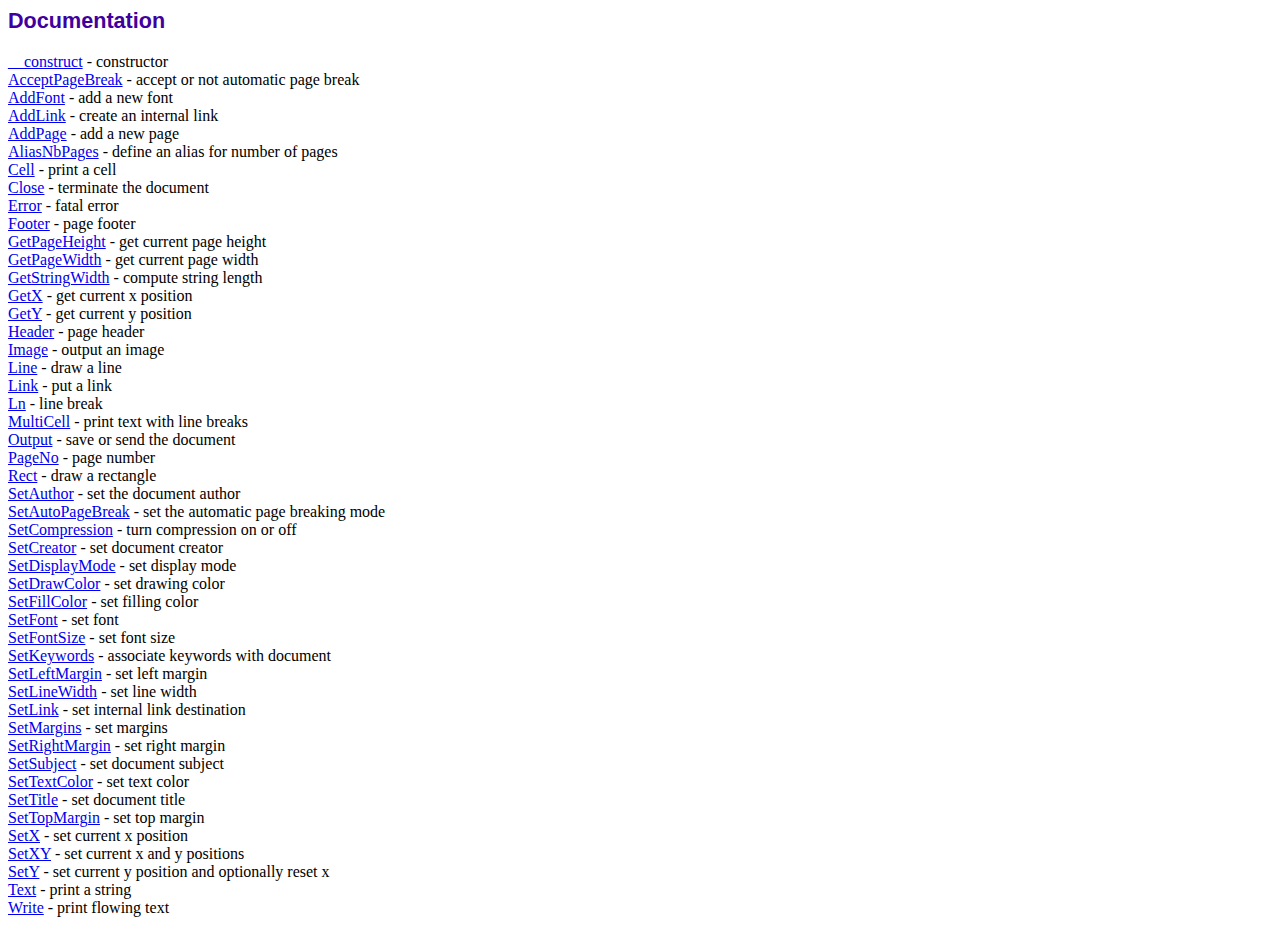
<file: assets/fpdf/doc/index.htm>
<!DOCTYPE html PUBLIC "-//W3C//DTD HTML 4.01 Transitional//EN">
<html>
<head>
<meta http-equiv="Content-Type" content="text/html; charset=UTF-8">
<title>Documentation</title>
<link type="text/css" rel="stylesheet" href="../fpdf.css">
</head>
<body>
<h1>Documentation</h1>
<a href="__construct.htm">__construct</a> - constructor<br>
<a href="acceptpagebreak.htm">AcceptPageBreak</a> - accept or not automatic page break<br>
<a href="addfont.htm">AddFont</a> - add a new font<br>
<a href="addlink.htm">AddLink</a> - create an internal link<br>
<a href="addpage.htm">AddPage</a> - add a new page<br>
<a href="aliasnbpages.htm">AliasNbPages</a> - define an alias for number of pages<br>
<a href="cell.htm">Cell</a> - print a cell<br>
<a href="close.htm">Close</a> - terminate the document<br>
<a href="error.htm">Error</a> - fatal error<br>
<a href="footer.htm">Footer</a> - page footer<br>
<a href="getpageheight.htm">GetPageHeight</a> - get current page height<br>
<a href="getpagewidth.htm">GetPageWidth</a> - get current page width<br>
<a href="getstringwidth.htm">GetStringWidth</a> - compute string length<br>
<a href="getx.htm">GetX</a> - get current x position<br>
<a href="gety.htm">GetY</a> - get current y position<br>
<a href="header.htm">Header</a> - page header<br>
<a href="image.htm">Image</a> - output an image<br>
<a href="line.htm">Line</a> - draw a line<br>
<a href="link.htm">Link</a> - put a link<br>
<a href="ln.htm">Ln</a> - line break<br>
<a href="multicell.htm">MultiCell</a> - print text with line breaks<br>
<a href="output.htm">Output</a> - save or send the document<br>
<a href="pageno.htm">PageNo</a> - page number<br>
<a href="rect.htm">Rect</a> - draw a rectangle<br>
<a href="setauthor.htm">SetAuthor</a> - set the document author<br>
<a href="setautopagebreak.htm">SetAutoPageBreak</a> - set the automatic page breaking mode<br>
<a href="setcompression.htm">SetCompression</a> - turn compression on or off<br>
<a href="setcreator.htm">SetCreator</a> - set document creator<br>
<a href="setdisplaymode.htm">SetDisplayMode</a> - set display mode<br>
<a href="setdrawcolor.htm">SetDrawColor</a> - set drawing color<br>
<a href="setfillcolor.htm">SetFillColor</a> - set filling color<br>
<a href="setfont.htm">SetFont</a> - set font<br>
<a href="setfontsize.htm">SetFontSize</a> - set font size<br>
<a href="setkeywords.htm">SetKeywords</a> - associate keywords with document<br>
<a href="setleftmargin.htm">SetLeftMargin</a> - set left margin<br>
<a href="setlinewidth.htm">SetLineWidth</a> - set line width<br>
<a href="setlink.htm">SetLink</a> - set internal link destination<br>
<a href="setmargins.htm">SetMargins</a> - set margins<br>
<a href="setrightmargin.htm">SetRightMargin</a> - set right margin<br>
<a href="setsubject.htm">SetSubject</a> - set document subject<br>
<a href="settextcolor.htm">SetTextColor</a> - set text color<br>
<a href="settitle.htm">SetTitle</a> - set document title<br>
<a href="settopmargin.htm">SetTopMargin</a> - set top margin<br>
<a href="setx.htm">SetX</a> - set current x position<br>
<a href="setxy.htm">SetXY</a> - set current x and y positions<br>
<a href="sety.htm">SetY</a> - set current y position and optionally reset x<br>
<a href="text.htm">Text</a> - print a string<br>
<a href="write.htm">Write</a> - print flowing text<br>
</body>
</html>
</file>
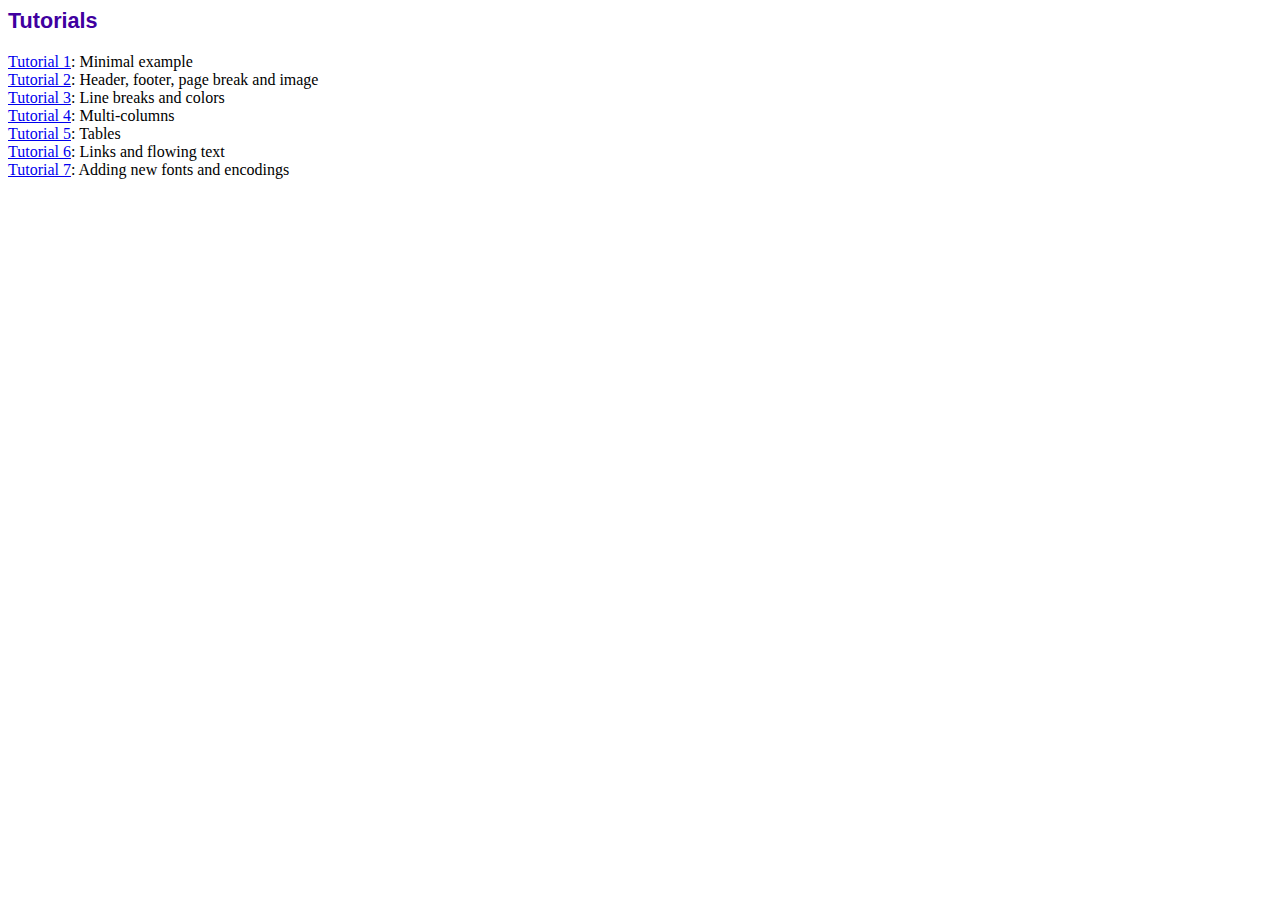
<file: assets/fpdf/tutorial/index.htm>
<!DOCTYPE html PUBLIC "-//W3C//DTD HTML 4.01 Transitional//EN">
<html>
<head>
<meta http-equiv="Content-Type" content="text/html; charset=UTF-8">
<title>Tutorials</title>
<link type="text/css" rel="stylesheet" href="../fpdf.css">
</head>
<body>
<h1>Tutorials</h1>
<ul style="list-style-type:none; margin-left:0; padding-left:0">
<li><a href="tuto1.htm">Tutorial 1</a>: Minimal example</li>
<li><a href="tuto2.htm">Tutorial 2</a>: Header, footer, page break and image</li>
<li><a href="tuto3.htm">Tutorial 3</a>: Line breaks and colors</li>
<li><a href="tuto4.htm">Tutorial 4</a>: Multi-columns</li>
<li><a href="tuto5.htm">Tutorial 5</a>: Tables</li>
<li><a href="tuto6.htm">Tutorial 6</a>: Links and flowing text</li>
<li><a href="tuto7.htm">Tutorial 7</a>: Adding new fonts and encodings</li>
</ul>
</body>
</html>
</file>
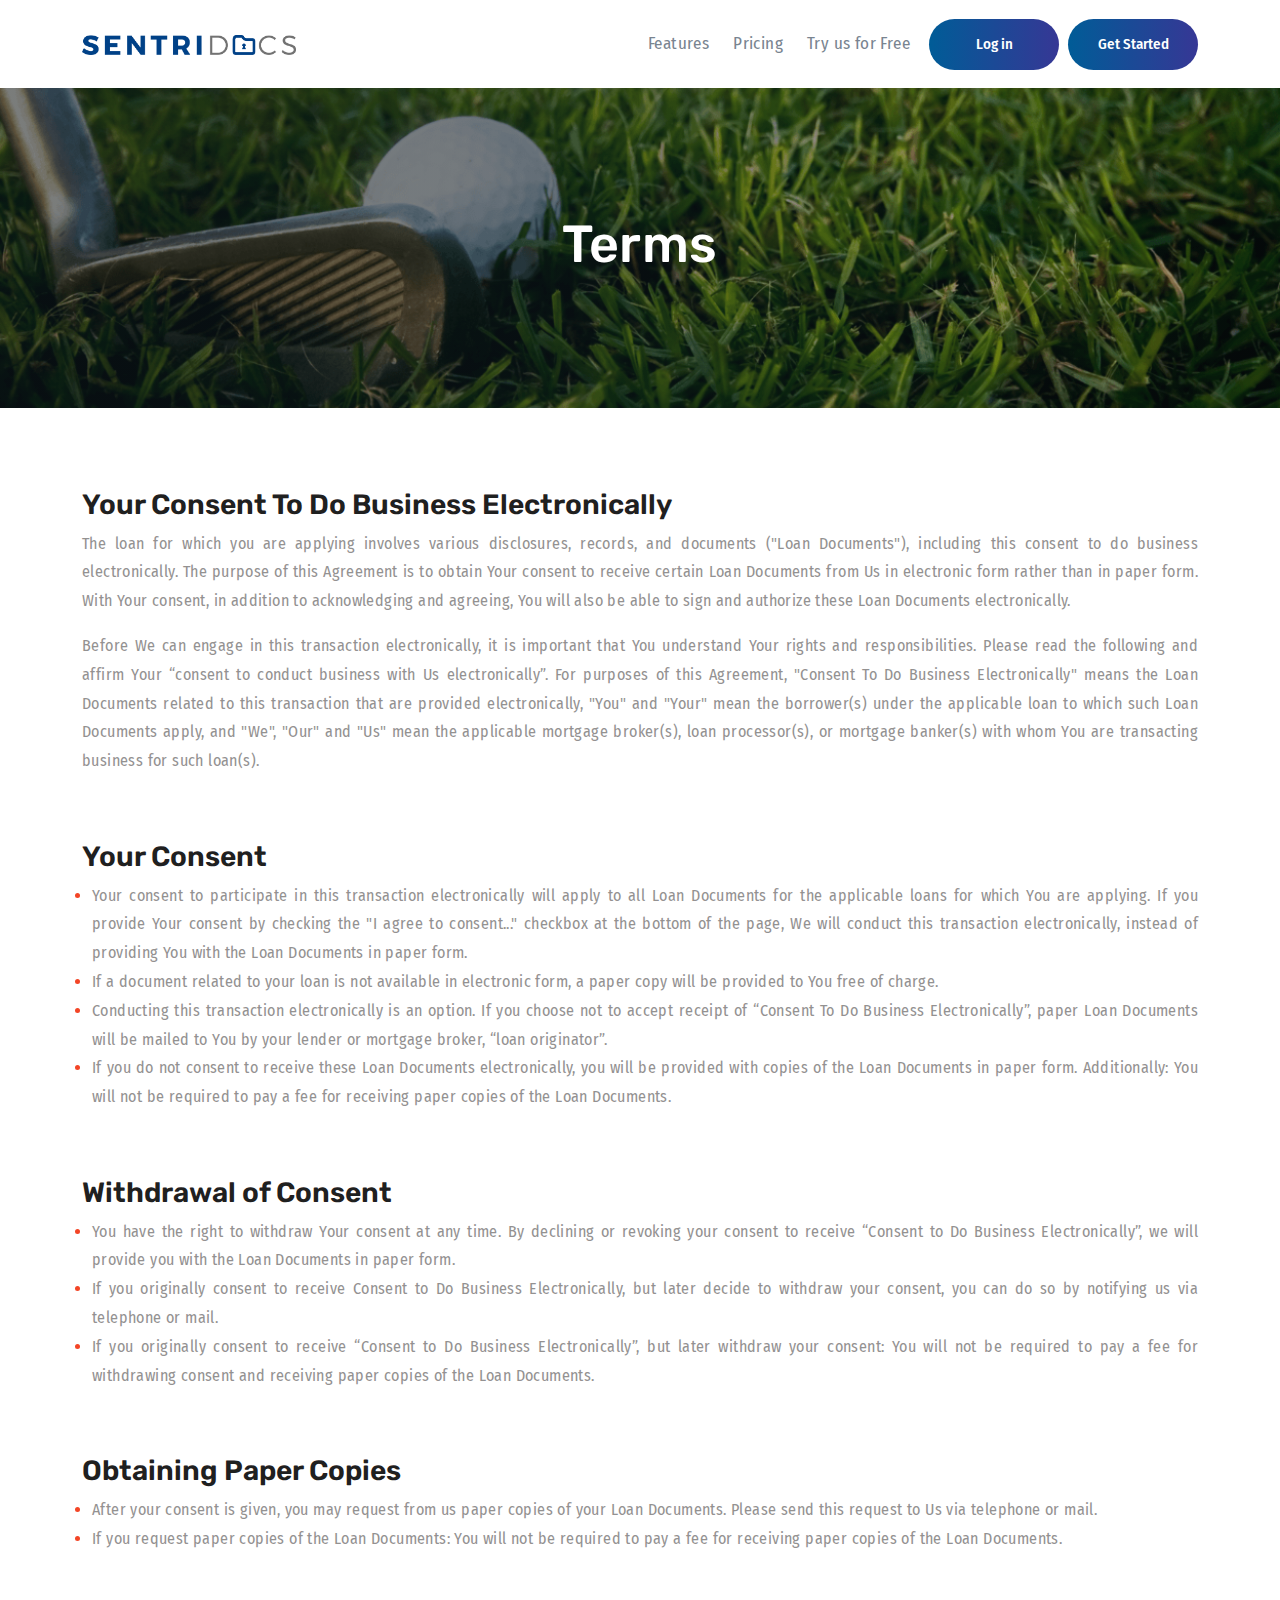
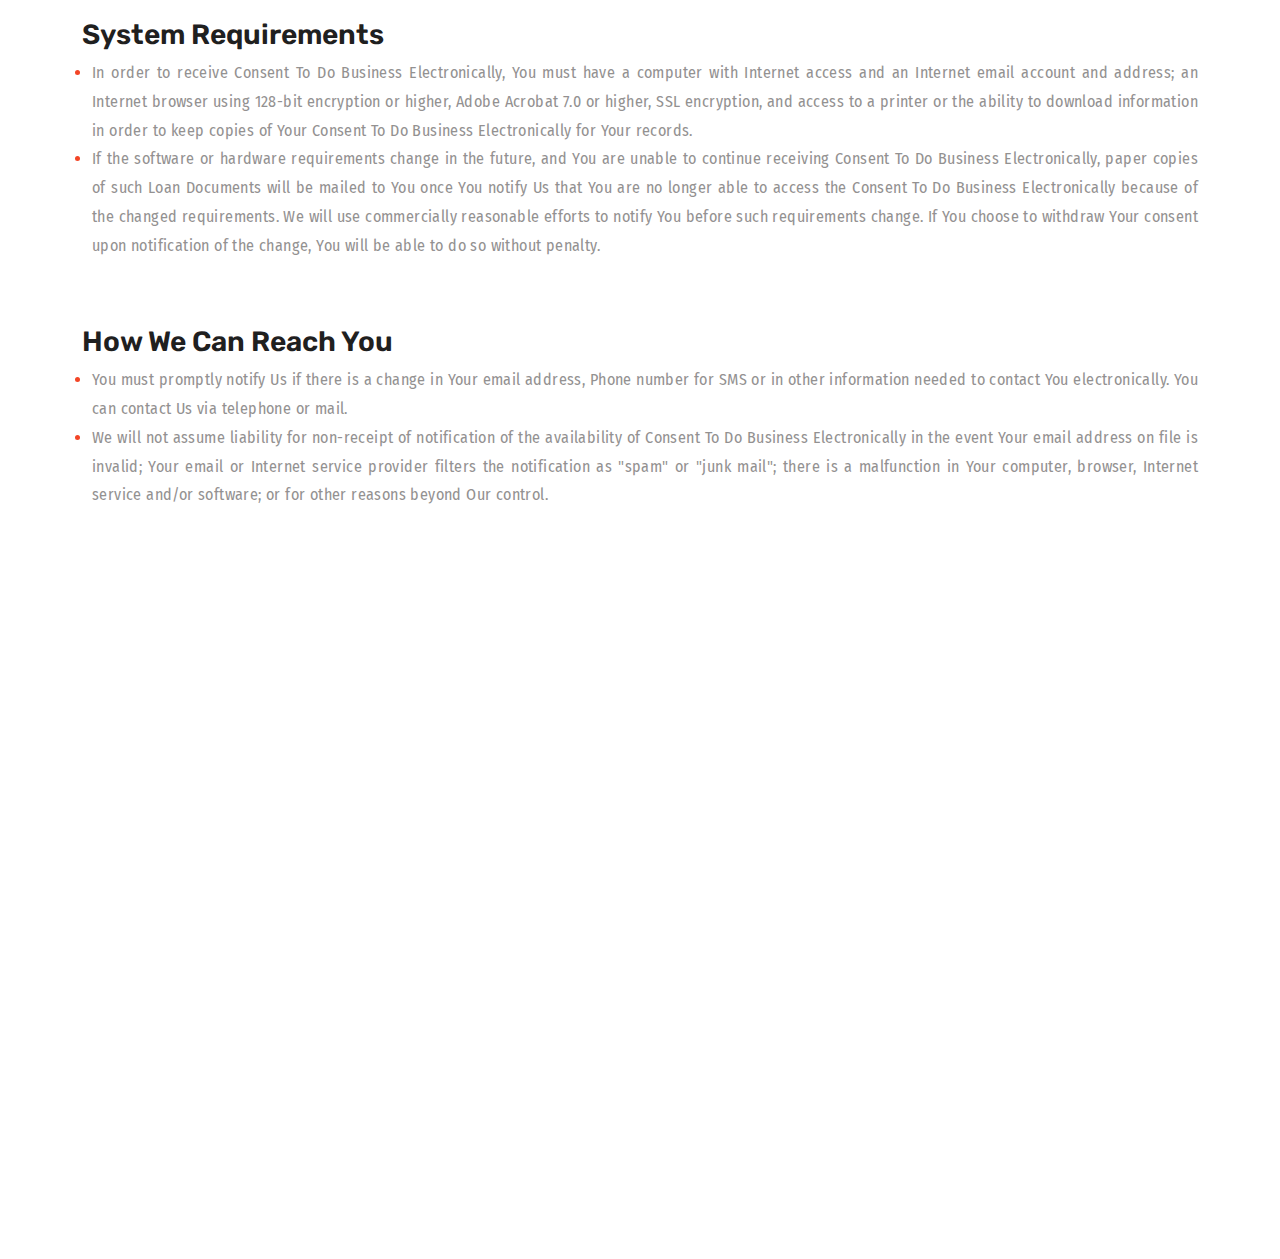
<file: businesselectronically.html>
<!DOCTYPE html>
<html lang="en">

	<head>
		<meta charset="utf-8">
		<meta http-equiv="X-UA-Compatible" content="IE=edge">
		<meta name="viewport" content="width=deivice-width, initial-scale=1">


		<!-- ============ Title ============ -->
		<title>Sentridocs</title>
		<link rel="icon" type="image/x-icon" href="assets/img/favicon.ico">
		

		<!-- ================ Custom Link ============== -->
		<link rel="stylesheet" href="assets/customcss/style.css">
		<link rel="stylesheet" href="assets/customcss/all.min.css">
		<link rel="stylesheet" href="assets/customcss/responsive.css">
		<link rel="stylesheet" type="text/css" href="assets/customcss/animate.css">
		<link href="https://cdn.jsdelivr.net/npm/bootstrap@5.2.3/dist/css/bootstrap.min.css" rel="stylesheet">

		
		<!-- ================ Icon ============== -->
		<link rel="stylesheet" href="https://cdnjs.cloudflare.com/ajax/libs/font-awesome/6.4.2/css/all.min.css" integrity="sha512-z3gLpd7yknf1YoNbCzqRKc4qyor8gaKU1qmn+CShxbuBusANI9QpRohGBreCFkKxLhei6S9CQXFEbbKuqLg0DA==" crossorigin="anonymous" referrerpolicy="no-referrer" />

		
		<!-- ================ Google Fonts ============== -->
		<link rel="preconnect" href="https://fonts.googleapis.com">
		<link rel="preconnect" href="https://fonts.gstatic.com" crossorigin>
		<link href="https://fonts.googleapis.com/css2?family=Oswald:wght@400;500;600;700&family=Rubik:wght@400;500;600;700;800&display=swap" rel="stylesheet">
		
		
		<!-- ===================== Script =============== -->
		<script language="javascript">
			var guid = "";
			var isValid = true;
			var tenantObject = {
				masterItemName: "",
				data: "",
				index: 0,
				offSet: 0,
				totalCount: 0,
				filterValue: "",
				filterField: "",
				valueFilter: "",
				searchValue: "",
				sortOrder: "",
				sortBy: "",
				requestType: "",
				isDeleted: false,
				Id: 0,
				search: ""
			}

			function handleException(request, message, error) {
				var msg = "";
				msg += "Code: " + request.status + "\n";
				msg += "Text: " + request.statusText + "\n";
				if (request.responseJSON != null) {
					msg += "Message" + request.responseJSON.Message + "\n";
				}
				alert(msg);
			}

			function clearForm() {
				$("#catpchaId").val("");
				$('[name="firstName"]').val("");
				$('[name="lastName"]').val("");
				$('[name="emailAddress"]').val("");
				$('[name="phoneNumber"]').val("");
				$('[name="companyName"]').val("");
				$('[name="companyLicense"]').val("");

			}

			function validateForm() {

				if ($('[name="firstName"]').val() == "") {
					alert("Please enter First Name.");
					isValid = false;
				} else {
					isValid = true;
				}
				if ($('[name="lastName"]').val() == "") {
					alert("Please enter Last Name.");
					isValid = false;
				} else {
					isValid = true;
				}
				if ($('[name="emailAddress"]').val() == "") {
					alert("Please enter email address.");
					isValid = false;
				} else {
					isValid = true;
				}
				if ($('[name="phoneNumber"]').val() == "") {
					alert("Please enter Phone Number.");
					isValid = false;
				} else {
					isValid = true;
				}
				if ($('[name="companyName"]').val() == "") {
					alert("Please enter Compnay Name.");
					isValid = false;
				}
				if ($('[name="companyLicense"]').val() == "") {
					alert("Please enter Compnay NMLS ID.");
					isValid = false;
				} else {
					isValid = true;
				}
				if ($("#catpchaId").val() == "") {
					alert("Please enter captcha.");
					isValid = false;
				} else {
					isValid = true;
				}

			}

			function tenantAdd() {
				if (!isValid)
					return false;

				const form = document.getElementById('tenantRegForm');
				const formData = new FormData(form);
				const jsonObject = Object.fromEntries(formData);
				const jsonString = JSON.stringify(jsonObject);
				//tenantObject = new tenantObject();
				tenantObject.data = jsonString;
				tenantObject.searchValue = guid;
				tenantObject.filterValue = $("#catpchaId").val();
				//console.log(JSON.stringify(tenantObject));
				// alert(tenantObject.filterValue);
				$.ajax({
					url: "https://mortgageapi20230310081929.azurewebsites.net/api/tenant/create",
					type: 'POST',
					contentType: "application/json;charset=utf-8",
					data: JSON.stringify(tenantObject),
					success: function() {
						tenantAddSuccess();
					},
					error: function(request, message, error) {
						handleException(request, message, error);
					}
				});
			}

			function tenantAddSuccess() {
				alert("Your company registration request has been send successfully,SentriDocs admin will contact you soon.");
			}

			function getCaptcha() {
				$.ajax({
					url: 'https://mortgageapi20230310081929.azurewebsites.net/api/tenant/getcaptcha?guuid=0', // + guid,
					type: 'GET',
					dataType: 'json',
					success: function(res) {
						document.getElementById("imgCaptcha").src = "data:image/jpeg;base64," + res.data['imageBase64'];
						guid = res.data['guuid'];
						//setCaptchaValue(res);
					},
					error: function(request, message, error) {
						handleException(request, message, error);
					}
				});
			}
			//setCaptchaValue(res)
			//{
			//    imgbaseString = res.data['imageBase64'];
			//    guid = res.data['guuid'];
			//    alert(guid);
			//}

			//function getCaptchaImagePath() {
			//    return "data:image/jpeg;base64," + imgbaseString;
			//}
		</script>
		
		
	</head>
	

	<body>
	
		<!-- ================ Header Part Start ============== -->
		<div class="header-area">
			<div class="container">
				<div class="row">
					<div class="col-xl-4 col-6">
						<a href="index.html">
							<div class="logo-section">
								<div class="logo">
									<img src="assets/img/logo-dark.png" class="site-logo" alt="Sentridocs photo">
								</div>
							</div>
						</a>
					</div>
					
					<div class="col-xl-8 col-6">
						<div class="main-menu">
							<ul class="menu">
								<li><a href="features.html"  target="_blank">Features</a></li>
								<li><a href="pricing.html"  target="_blank">Pricing</a></li>
								<li><a href="tryusforfree.html"  target="_blank">Try us for Free</a></li>
								<li><button href="javascript:void(0)" data-bs-toggle="modal" data-bs-target="#myModal" class="order-btn">Log in</button></li>
								<li><button data-bs-toggle="modal" data-bs-target="#signUpModal" class="order-btn text-white active-btn" onclick="clearForm();" target="_blank" class="order-btn">Get Started</button></li>

							</ul>
						</div>
						<a href="javascript:void(0);" class="humbarger"><i class="fa-solid fa-bars"></i></a>
					</div>
					
				</div>
			</div>
		</div>
		<!-- ================ Header Part End ============== -->


		<!-- ================ Mobile Menu Start ============== -->
		<div class="mobile-menu">
			<a href="javascript:void(0);" class="close-menu"><img src="assets/img/icons8-cross-35 (1).png"></a>
			<div class="inner-menu">
				<ul class="menu">
					<li><a href="features.html"  target="_blank">Features</a></li>
					<li><a href="pricing.html"  target="_blank">Pricing</a></li>
					<li><a href="tryusforfree.html"  target="_blank">Try us for Free</a></li>
					<li><button href="javascript:void(0)" data-bs-toggle="modal" data-bs-target="#myModal" class="order-btn text-white">Log in</button></li>
					<li><button data-bs-toggle="modal" data-bs-target="#signUpModal" class="order-btn text-white active-btn" onclick="clearForm();" target="_blank" class="order-btn">Get Started</button></li>
				</ul>
			</div>
		</div>
		<!-- ================ Mobile Menu End ============== -->

		
		<!-- ================ LogIn Popup Start ============== -->
		<div class="modal fade" id="myModal">
			<div class="modal-dialog modal-lg modal-dialog-centered">
				<div class="modal-content">
					<!-- === Modal Header == -->
					<div class="modal-header">
						<h4 class="modal-title">LogIn</h4>
						<button type="button" class="btn-close" data-bs-dismiss="modal"></button>

					</div>

					<!-- === Modal Body === -->
					<div class="modal-body">
						<p>
							If you're a financial institution and interested in signing up with sentridocs.com to automate your mortgage business, please use the button above and select "Get Started"
							<a href="" target="_blank" class="pop-login" rel="noopener noreferrer"></a>
						</p>
					</div>

					<!-- === Modal Footer === -->
					<div class="modal-footer">
						<p>
							If you're a borrower or loan applicant, please contact your lender for the proper login page. You can't login here. You may already have an invitation and instructions sent to your email to access the portal. 

							<a href="Sentridocs.com" target="_blank" class="pop-login" rel="noopener noreferrer"></a>

						</p>
					</div>

				</div>
			</div>
		</div>
		<!-- ================ LogIn Popup End ============== -->
		
		
		<!-- ================ SignUp Popup Start ============== -->
		<div class="modal fade" id="signUpModal" aria-hidden="true" aria-labelledby="signUpModalLabel" tabindex="-1">
			<form id="tenantRegForm">
				<div class="modal-dialog modal-dialog-centered modal-xl modal-dialog-scrollable custom-modal">
					<div class="modal-content">
						<div class="modal-header">
							<div class="">
								<h2 class="modal-title" id="signUpModalLabel">Get Started with Sentridocs.</h2>
								<p class="mb-0">Transform your mortgage business with Sentridocs. Let's connect and we'll show you how to open the door to secure, mortgage origination automation.</p>
							</div>
							<button type="button" class="btn-close" data-bs-dismiss="modal" aria-label="Close"></button>
						</div>

						<div class="modal-body">

							<div class="row mt-2">
								<div class="col-md-6 col-lg-3">
									<div class="form-group mb-3">
										<label for="firstName">First Name<span>*</span></label>
										<input type="email" class="form-control" name="firstName" aria-describedby="emailHelp" placeholder="">
									</div>
								</div>
								
								<div class="col-md-6 col-lg-3">
									<div class="form-group mb-3">
										<label for="lastName">Last Name<span>*</span></label>
										<input type="email" class="form-control" name="lastName" aria-describedby="emailHelp" placeholder="">
									</div>
								</div>
								
								<div class="col-md-6 col-lg-3">
									<div class="form-group mb-3">
										<label for="emailAddress">Email Address<span>*</span></label>
										<input type="email" class="form-control" name="emailAddress" aria-describedby="emailHelp" placeholder="">
									</div>
								</div>
								
								<div class="col-md-6 col-lg-3">
									<div class="form-group mb-3">
										<label for="phoneNumber">Phone Number<span>*</span></label>
										<input type="email" class="form-control" name="phoneNumber" aria-describedby="emailHelp" placeholder="">
									</div>
								</div>

								<div class="col-md-6 col-lg-3">
									<div class="form-group mb-3">
										<label for="companyName">Company Name<span>*</span></label>
										<input type="email" class="form-control" name="companyName" aria-describedby="emailHelp" placeholder="">
									</div>
								</div>

								<div class="col-md-6 col-lg-3">
									<div class="form-group mb-3">
										<label for="companyNmlsId">Company NMLS ID<span>*</span></label>
										<input type="email" class="form-control" name="companyLicense" aria-describedby="emailHelp" placeholder="">
									</div>
								</div>
								
								<div class="col-md-12 col-lg-6">
									<div class="form-check mb-3 marginTop">
										<input type="checkbox" class="form-check-input" name="agreeId" checked>
										<label class="form-check-label" for="agreeId">I agree to the <a href="#">consent to do Business Electronically</a></label>
									</div>
								</div>
							</div>

							<div class="">
								<h3>
									Are you a borrower?
								</h3>
								<p>Please contact your lender to get started with your loan with Sentridocs.</p>
							</div>
							
							<div class="captcha-wp">
								<img id="imgCaptcha" alt="" width="" height="4">
								<!--src onerror="this.onerror=null; this.src=getCaptchaImagePath();"/>-->
								<button type="button" title="Refresh" onclick="getCaptcha();">
										<img src="assets/img/icons/refresh-icon.svg" alt="Human Resources Icon" width="24" height="24">
									</button>
							</div>

							<div class="row">
								<div class="col-md-6 col-lg-3">
									<div class="form-group">
										<label for="catpchaId">Captcha<span>*</span></label>
										<input type="email" class="form-control mb-1" id="catpchaId" aria-describedby="emailHelp" placeholder="">
										<small id="emailHelp" class="error- success-">Captcha is case sensitive</small>
									</div>
								</div>
							</div>
						</div>

						<div class="modal-footer">
							<button type="button" class="btn btn-secondary" aria-label="Close" data-bs-dismiss="modal">Close</button>
							<button type="button" class="btn btn-primary" aria-label="Sign Up" onclick="validateForm(); tenantAdd();">Sign Up</button>
						</div>
						
					</div>
				</div>
			</form>
		</div>
		<!-- ================ SignUp Popup End ============== -->

		
		<!-- ================ Banner Section Start ============== -->
		<div class="sub-menu-section" id="home">
			<div class="inner-hero">
				<div class="banner-conrent-area">
					<div class="container">
						<div class="row">
							<div class="col-xl-2"></div>
							<div class="col-xl-12 mx-auto">
								<div class="inner-page-heading-area">
									<h2 class="sub-banner-title mx-auto wow fadeInUp" data-wow-duration="2s">Terms</h2>
								</div>
							</div>
							<div class="col-xl-2"></div>
						</div>
					</div>
				</div>
			</div>
		</div>
		<!-- ================ Banner Section End ============== -->


		<!-- ================ Business Electronically Content Start ============== -->
		<div class="main-page-contant">
			<div class="main-inner-page">
				<div class="container">
					<div class="row">
						<div class="col-xl-12">

							<div class="content-item">
								<div class="inner-content-item">
									<h4>Your Consent To Do Business Electronically</h4>

									<p>
										The loan for which you are applying involves various disclosures, records, and documents ("Loan Documents"), including this consent to do business electronically. The purpose of this Agreement is to obtain Your consent to receive certain Loan Documents from Us in electronic form rather than in paper form. With Your consent, in addition to acknowledging and agreeing, You will also be able to sign and authorize these Loan Documents electronically.
									</p>

									<p>
										Before We can engage in this transaction electronically, it is important that You understand Your rights and responsibilities. Please read the following and affirm Your “consent to conduct business with Us electronically”. For purposes of this Agreement,
										"Consent To Do Business Electronically" means the Loan Documents related to this transaction that are provided electronically, "You" and "Your" mean the borrower(s) under the applicable loan to which such Loan Documents apply, and "We", "Our" and "Us" mean the applicable mortgage broker(s), loan processor(s), or mortgage banker(s) with whom You are transacting business for such loan(s).
									</p>

									<br><br>
								</div>
							</div>

							<div class="content-item">
								<div class="inner-content-item">

									<h4>Your Consent</h4>

									<ul class="point">

										<li>Your consent to participate in this transaction electronically will apply to all Loan Documents for the applicable loans for which You are applying. If you provide Your consent by checking the "I agree to consent..." checkbox at the bottom of the page, We will conduct this transaction electronically, instead of providing You with the Loan Documents in paper form. </li>

										<li>If a document related to your loan is not available in electronic form, a paper copy will be provided to You free of charge.</li>

										<li>Conducting this transaction electronically is an option. If you choose not to accept receipt of “Consent To Do Business Electronically”, paper Loan Documents will be mailed to You by your lender or mortgage broker, “loan originator”.</li>

										<li>If you do not consent to receive these Loan Documents electronically, you will be provided with copies of the Loan Documents in paper form. Additionally: You will not be required to pay a fee for receiving paper copies of the Loan Documents.</li>

									</ul>

									<br><br>

								</div>
							</div>

							<div class="content-item">
								<div class="inner-content-item">
									<h4>Withdrawal of Consent </h4>

									<ul class="point">
										<li>You have the right to withdraw Your consent at any time. By declining or revoking your consent to receive “Consent to Do Business Electronically”, we will provide you with the Loan Documents in paper form.</li>

										<li>If you originally consent to receive Consent to Do Business Electronically, but later decide to withdraw your consent, you can do so by notifying us via telephone or mail.</li>

										<li>If you originally consent to receive “Consent to Do Business Electronically”, but later withdraw your consent: You will not be required to pay a fee for withdrawing consent and receiving paper copies of the Loan Documents.</li>
									</ul>

									<br><br>

								</div>
							</div>

							<div class="content-item">
								<div class="inner-content-item">

									<h4>Obtaining Paper Copies</h4>
									<ul class="point">
										<li>After your consent is given, you may request from us paper copies of your Loan Documents. Please send this request to Us via telephone or mail.</li>

										<li>If you request paper copies of the Loan Documents: You will not be required to pay a fee for receiving paper copies of the Loan Documents.</li>

									</ul>

									<br><br>

									<h4>System Requirements</h4>

									<ul class="point">

										<li>In order to receive Consent To Do Business Electronically, You must have a computer with Internet access and an Internet email account and address; an Internet browser using 128-bit encryption or higher, Adobe Acrobat 7.0 or higher, SSL encryption, and access to a printer or the ability to download information in order to keep copies of Your Consent To Do Business Electronically for Your records.</li>

										<li>If the software or hardware requirements change in the future, and You are unable to continue receiving Consent To Do Business Electronically, paper copies of such Loan Documents will be mailed to You once You notify Us that You are no longer able to access the Consent To Do Business Electronically because of the changed requirements. We will use commercially reasonable efforts to notify You before such requirements change. If You choose to withdraw Your consent upon notification of the change, You will be able to do so without penalty. </li>

									</ul>

									<br><br>

									<h4>How We Can Reach You</h4>

									<ul class="point">

										<li>You must promptly notify Us if there is a change in Your email address, Phone number for SMS or in other information needed to contact You electronically. You can contact Us via telephone or mail.</li>

										<li>We will not assume liability for non-receipt of notification of the availability of Consent To Do Business Electronically in the event Your email address on file is invalid; Your email or Internet service provider filters the notification as "spam" or "junk mail"; there is a malfunction in Your computer, browser, Internet service and/or software; or for other reasons beyond Our control.</li>
									</ul>
								</div>
							</div>
						</div>
					</div>
				</div>
			</div>
		</div>
		<!-- ================ Business Electronically Content End ============== -->


		<!-- ================ Footer Section Start ============== -->
		<footer class="one-footer-area pt-100 wow fadeInUp" data-wow-duration="2s">
			<div class="container">
				<div class="row">
					<div class="col-sm-6 col-lg-3">
						<div class="footer-item">
							<div class="footer-logo">
								<a href="index.html">
									<img src="assets/img/logo-light.png" alt="Logo">
								</a>
								<p>Start your free trial today and discover how the Sentridocs.com mortgage portal can explode your loan volume by selling for you 24 hours per day, every day.</p>
								<p>Close loans faster.</p>
								<p>Make borrowers happier.</p>
								<p>Impress referral partners.</p>

								<ul>
									<li>
										<a href="#" target="_blank">
											<img src="assets/img/icons8-facebook-24.png">
										</a>
									</li>
									<li>
										<a href="#" target="_blank">
											<img src="assets/img/icons8-twitter-24.png">
										</a>
									</li>
									<li>
										<a href="#" target="_blank">
											<img src="assets/img/icons8-linkedin-24.png">
										</a>
									</li>
									<li>
										<a href="#" target="_blank">
											<img src="assets/img/icons8-instagram-24.png">
										</a>
									</li>
								</ul>
							</div>
						</div>
					</div>


					<div class="col-sm-6 col-lg-3">
						<div class="footer-item">
							<div class="footer-quick">
								<h3>Quick Links</h3>
								<ul>
									<li>
										<a href="features.html" target="_blank">Features</a>
									</li>
									<li>
										<a href="pricing.html" target="_blank">Pricing</a>
									</li>
									<li>
										<a href="tryusforfree.html" target="_blank">Try us for free</a>
									</li>
								</ul>
							</div>
						</div>
					</div>


					<div class="col-sm-6 col-lg-3">
						<div class="footer-item">
							<div class="footer-quick">
								<h3>About Us</h3>
								<ul>
									<li>
										<a href="#" target="_blank">Contact</a>
									</li>
									<li>
										<a href="#" target="_blank">Careers</a>
									</li>
									<li>
										<a href="privacypolicy.html" target="_blank">Privacy Policy</a>
									</li>
									<li>
										<a href="businesselectronically.html" target="_blank">Terms</a>
									</li>
								</ul>
							</div>
						</div>
					</div>


					<div class="col-sm-6 col-lg-3">
						<div class="footer-item">
							<div class="footer-address">
								<h3>Address</h3>
								<ul>
									<li>
										<img src="assets/img/icons8-phone-24.png">
										<a href="tel:+7205731200">720 573 1200</a><br>
										<a href="tel:+7205731200"></a>
									</li>
									<li>
										<img src="assets/img/icons8-email-24.png">
										<a href="mailto:sales at sentridocs.com">sales at sentridocs.com</a>
									</li>
									<li>
										<img src="assets/img/icons8-globe-24.png">
										<a href="https://www.sentridocs.com/auth/login" target="_blank">Sentridocs.com</a>
									</li>
									<li>
										<img src="assets/img/icons8-location-24.png"> 4155 E Jewell Ave #601, Denver, CO 80222
									</li>
									<li>
										<img src="assets/img/icons8-clock-24.png">  Mon - Fri 8:00 AM - 6:00 PM
									</li>
								</ul>
							</div>
						</div>
					</div>
				</div>

				<div class="copyright-area">
					<div class="row align-items-center">
						<div class="col-lg-12">
							<div class="copyright-item">
								<p>&copy;2023 All Rights Reserved by <a href="index.html">Sentridocs.com</a></p>
							</div>
						</div>

					</div>
				</div>
			</div>
		</footer>
		<!-- ================ Footer Section End ============== -->


		<!-- ================ Script ============== -->
		<script src="https://cdn.jsdelivr.net/npm/bootstrap@5.2.3/dist/js/bootstrap.bundle.min.js"></script>
		<script src="https://cdnjs.cloudflare.com/ajax/libs/jquery/3.2.1/jquery.min.js"></script>
		<script src="js/wow.min.js"></script>

		<script>
			var wow = new WOW({
				boxClass: 'wow',
				animateClass: 'animated',
				offset: 0,
				mobile: true,
				live: true,
				callback: function(box) {

				},
				scrollContainer: null
			});
			wow.init();
		</script>
		<script>
			 $(document).ready(function () {
				$(".humbarger").click(function () {
					$(".mobile-menu").addClass("active-menu");
				});
				$(".close-menu").click(function () {
					$(".mobile-menu").removeClass("active-menu");
				});
				clearForm();
				getCaptcha();
			});
		</script>
	</body>

</html>
</file>
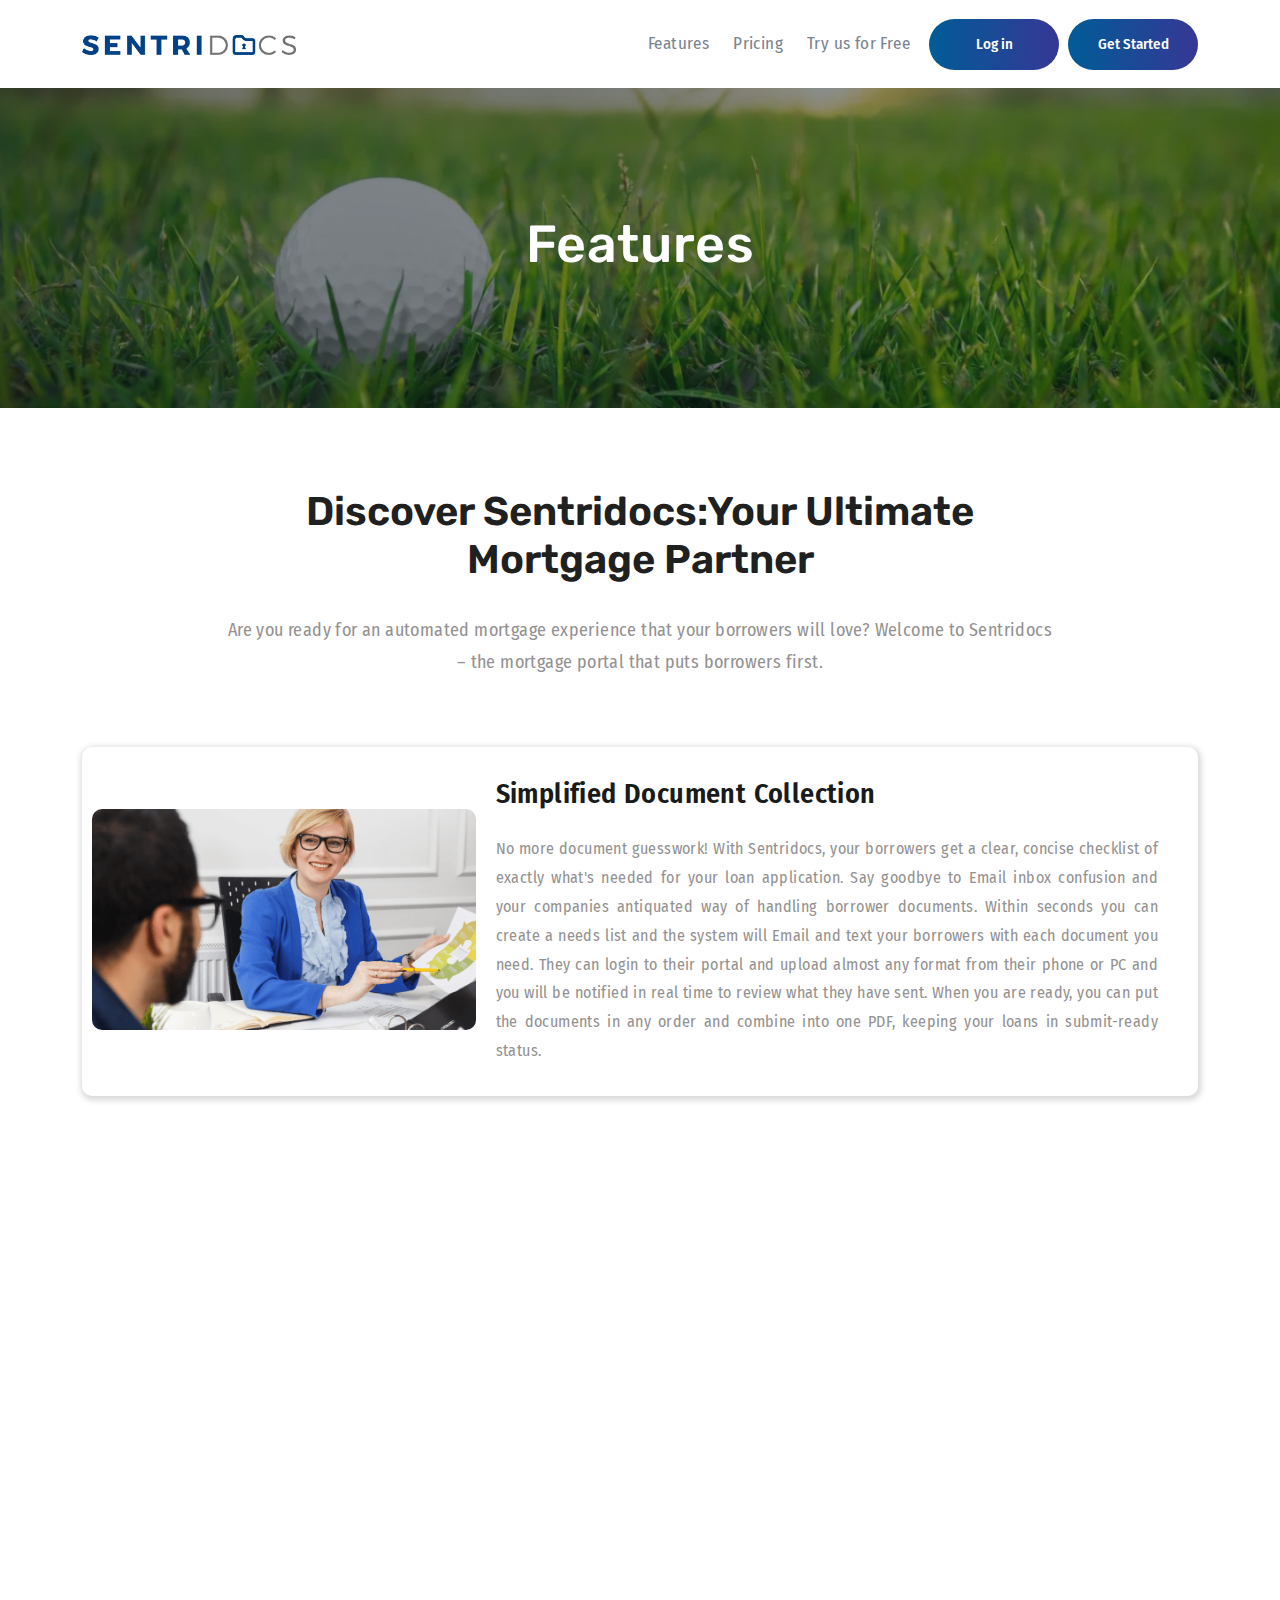
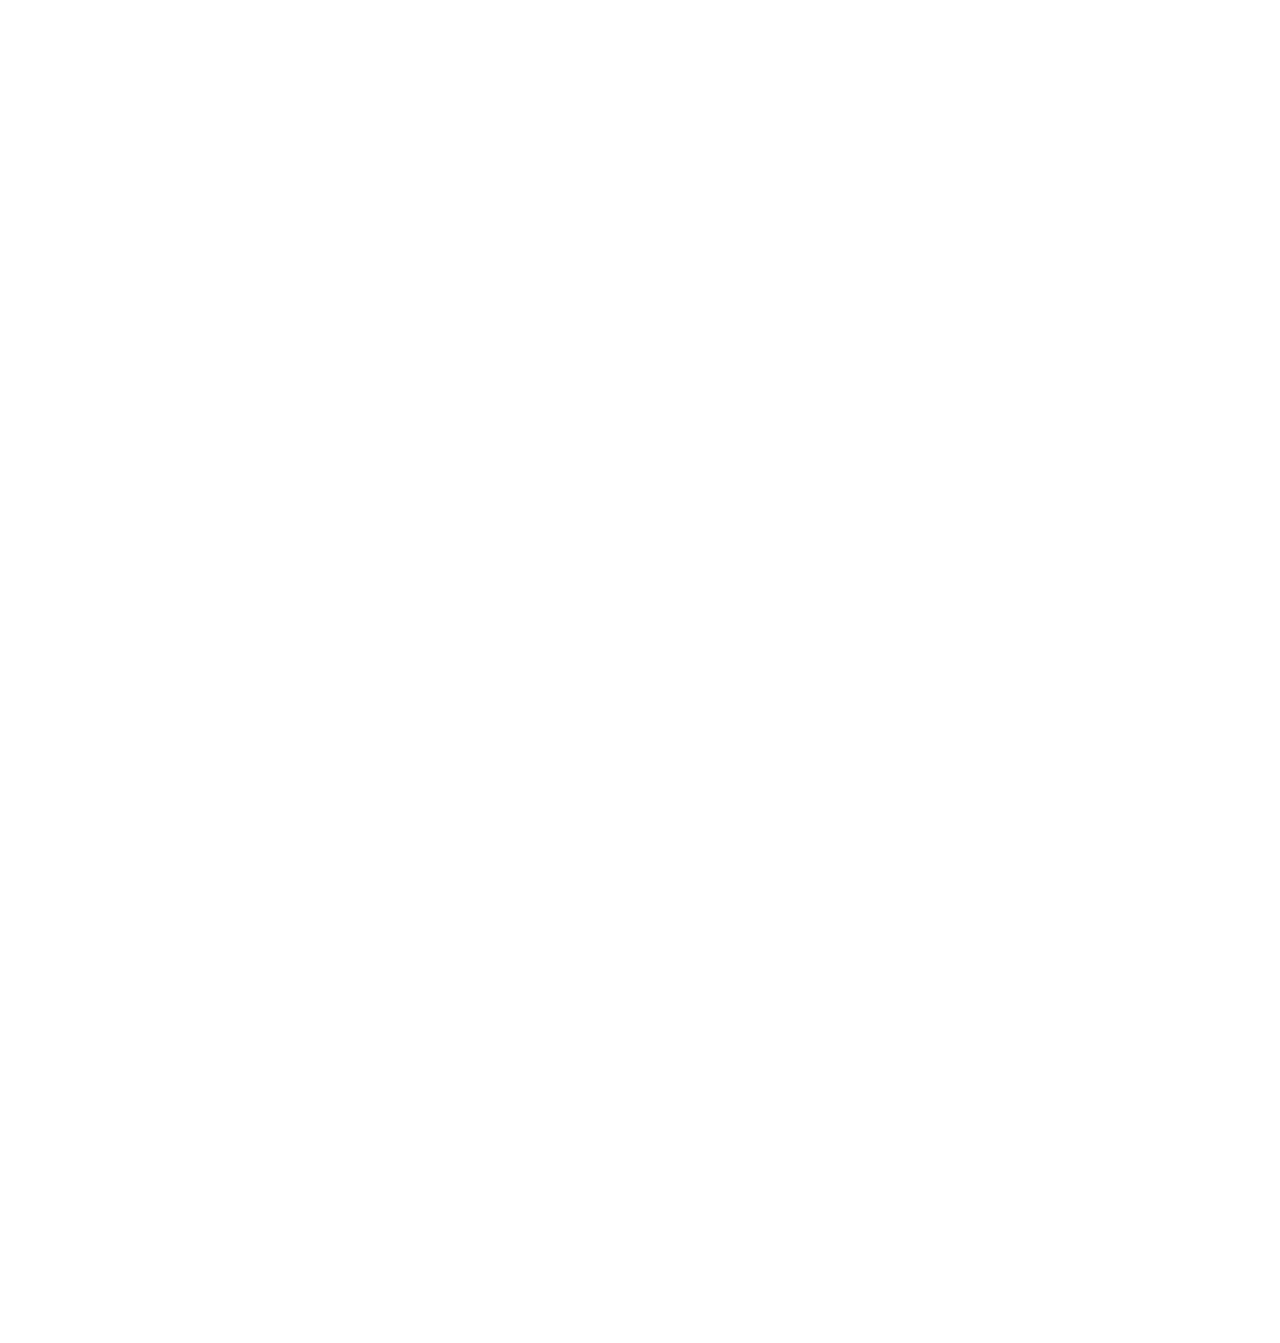
<file: features.html>
<!DOCTYPE html>
<html lang="en">

	<head>
		<meta charset="utf-8">
		<meta http-equiv="X-UA-Compatible" content="IE=edge">
		<meta name="viewport" content="width=deivice-width, initial-scale=1">


		<!-- ============ Title ============ -->
		<title>Sentridocs</title>
		<link rel="icon" type="image/x-icon" href="assets/img/favicon.ico">
		

		<!-- ================ Custom Link ============== -->
		<link rel="stylesheet" href="assets/customcss/style.css">
		<link rel="stylesheet" href="assets/customcss/all.min.css">
		<link rel="stylesheet" href="assets/customcss/features.css">
		<link rel="stylesheet" href="assets/customcss/responsive.css">
		<link rel="stylesheet" type="text/css" href="assets/customcss/animate.css">
		<link href="https://cdn.jsdelivr.net/npm/bootstrap@5.2.3/dist/css/bootstrap.min.css" rel="stylesheet">

		
		<!-- ================ Icon ============== -->
		<link rel="stylesheet" href="https://cdnjs.cloudflare.com/ajax/libs/font-awesome/6.4.2/css/all.min.css" integrity="sha512-z3gLpd7yknf1YoNbCzqRKc4qyor8gaKU1qmn+CShxbuBusANI9QpRohGBreCFkKxLhei6S9CQXFEbbKuqLg0DA==" crossorigin="anonymous" referrerpolicy="no-referrer" />

		
		<!-- ================ Google Fonts ============== -->
		<link rel="preconnect" href="https://fonts.googleapis.com">
		<link rel="preconnect" href="https://fonts.gstatic.com" crossorigin>
		<link href="https://fonts.googleapis.com/css2?family=Oswald:wght@400;500;600;700&family=Rubik:wght@400;500;600;700;800&display=swap" rel="stylesheet">
		
		
		<!-- ===================== Script =============== -->
		<script language="javascript">
			var guid = "";
			var isValid = true;
			var tenantObject = {
				masterItemName: "",
				data: "",
				index: 0,
				offSet: 0,
				totalCount: 0,
				filterValue: "",
				filterField: "",
				valueFilter: "",
				searchValue: "",
				sortOrder: "",
				sortBy: "",
				requestType: "",
				isDeleted: false,
				Id: 0,
				search: ""
			}

			function handleException(request, message, error) {
				var msg = "";
				msg += "Code: " + request.status + "\n";
				msg += "Text: " + request.statusText + "\n";
				if (request.responseJSON != null) {
					msg += "Message" + request.responseJSON.Message + "\n";
				}
				alert(msg);
			}

			function clearForm() {
				$("#catpchaId").val("");
				$('[name="firstName"]').val("");
				$('[name="lastName"]').val("");
				$('[name="emailAddress"]').val("");
				$('[name="phoneNumber"]').val("");
				$('[name="companyName"]').val("");
				$('[name="companyLicense"]').val("");

			}

			function validateForm() {

				if ($('[name="firstName"]').val() == "") {
					alert("Please enter First Name.");
					isValid = false;
				} else {
					isValid = true;
				}
				if ($('[name="lastName"]').val() == "") {
					alert("Please enter Last Name.");
					isValid = false;
				} else {
					isValid = true;
				}
				if ($('[name="emailAddress"]').val() == "") {
					alert("Please enter email address.");
					isValid = false;
				} else {
					isValid = true;
				}
				if ($('[name="phoneNumber"]').val() == "") {
					alert("Please enter Phone Number.");
					isValid = false;
				} else {
					isValid = true;
				}
				if ($('[name="companyName"]').val() == "") {
					alert("Please enter Compnay Name.");
					isValid = false;
				}
				if ($('[name="companyLicense"]').val() == "") {
					alert("Please enter Compnay NMLS ID.");
					isValid = false;
				} else {
					isValid = true;
				}
				if ($("#catpchaId").val() == "") {
					alert("Please enter captcha.");
					isValid = false;
				} else {
					isValid = true;
				}

			}

			function tenantAdd() {
				if (!isValid)
					return false;

				const form = document.getElementById('tenantRegForm');
				const formData = new FormData(form);
				const jsonObject = Object.fromEntries(formData);
				const jsonString = JSON.stringify(jsonObject);
				//tenantObject = new tenantObject();
				tenantObject.data = jsonString;
				tenantObject.searchValue = guid;
				tenantObject.filterValue = $("#catpchaId").val();
				//console.log(JSON.stringify(tenantObject));
				// alert(tenantObject.filterValue);
				$.ajax({
					url: "https://mortgageapi20230310081929.azurewebsites.net/api/tenant/create",
					type: 'POST',
					contentType: "application/json;charset=utf-8",
					data: JSON.stringify(tenantObject),
					success: function() {
						tenantAddSuccess();
					},
					error: function(request, message, error) {
						handleException(request, message, error);
					}
				});
			}

			function tenantAddSuccess() {
				alert("Your company registration request has been send successfully,SentriDocs admin will contact you soon.");
			}

			function getCaptcha() {
				$.ajax({
					url: 'https://mortgageapi20230310081929.azurewebsites.net/api/tenant/getcaptcha?guuid=0', // + guid,
					type: 'GET',
					dataType: 'json',
					success: function(res) {
						document.getElementById("imgCaptcha").src = "data:image/jpeg;base64," + res.data['imageBase64'];
						guid = res.data['guuid'];
						//setCaptchaValue(res);
					},
					error: function(request, message, error) {
						handleException(request, message, error);
					}
				});
			}
			//setCaptchaValue(res)
			//{
			//    imgbaseString = res.data['imageBase64'];
			//    guid = res.data['guuid'];
			//    alert(guid);
			//}

			//function getCaptchaImagePath() {
			//    return "data:image/jpeg;base64," + imgbaseString;
			//}
		</script>
		
		
	</head>
	

	<body>
	
		<!-- ================ Header Part Start ============== -->
		<div class="header-area">
			<div class="container">
				<div class="row">
					<div class="col-xl-4 col-6">
						<a href="index.html">
							<div class="logo-section">
								<div class="logo">
									<img src="assets/img/logo-dark.png" class="site-logo" alt="Sentridocs photo">
								</div>
							</div>
						</a>
					</div>
					
					<div class="col-xl-8 col-6">
						<div class="main-menu">
							<ul class="menu">
								<li><a href="features.html"  target="_blank">Features</a></li>
								<li><a href="pricing.html"  target="_blank">Pricing</a></li>
								<li><a href="tryusforfree.html"  target="_blank">Try us for Free</a></li>
								<li><button href="javascript:void(0)" data-bs-toggle="modal" data-bs-target="#myModal" class="order-btn">Log in</button></li>
								<li><button data-bs-toggle="modal" data-bs-target="#signUpModal" class="order-btn text-white active-btn" onclick="clearForm();" target="_blank" class="order-btn">Get Started</button></li>

							</ul>
						</div>
						<a href="javascript:void(0);" class="humbarger"><i class="fa-solid fa-bars"></i></a>
					</div>
					
				</div>
			</div>
		</div>
		<!-- ================ Header Part End ============== -->


		<!-- ================ Mobile Menu Start ============== -->
		<div class="mobile-menu">
			<a href="javascript:void(0);" class="close-menu"><img src="assets/img/icons8-cross-35 (1).png"></a>
			<div class="inner-menu">
				<ul class="menu">
					<li><a href="features.html"  target="_blank">Features</a></li>
					<li><a href="pricing.html"  target="_blank">Pricing</a></li>
					<li><a href="tryusforfree.html"  target="_blank">Try us for Free</a></li>
					<li><button href="javascript:void(0)" data-bs-toggle="modal" data-bs-target="#myModal" class="order-btn text-white">Log in</button></li>
					<li><button data-bs-toggle="modal" data-bs-target="#signUpModal" class="order-btn text-white active-btn" onclick="clearForm();" target="_blank" class="order-btn">Get Started</button></li>
				</ul>
			</div>
		</div>
		<!-- ================ Mobile Menu End ============== -->

		
		<!-- ================ LogIn Popup Start ============== -->
		<div class="modal fade" id="myModal">
			<div class="modal-dialog modal-lg modal-dialog-centered">
				<div class="modal-content">
					<!-- === Modal Header == -->
					<div class="modal-header">
						<h4 class="modal-title">LogIn</h4>
						<button type="button" class="btn-close" data-bs-dismiss="modal"></button>

					</div>

					<!-- === Modal Body === -->
					<div class="modal-body">
						<p>
							If you're a financial institution and interested in signing up with sentridocs.com to automate your mortgage business, please use the button above and select "Get Started"
							<a href="" target="_blank" class="pop-login" rel="noopener noreferrer"></a>
						</p>
					</div>

					<!-- === Modal Footer === -->
					<div class="modal-footer">
						<p>
							If you're a borrower or loan applicant, please contact your lender for the proper login page. You can't login here. You may already have an invitation and instructions sent to your email to access the portal. 

							<a href="Sentridocs.com" target="_blank" class="pop-login" rel="noopener noreferrer"></a>

						</p>
					</div>

				</div>
			</div>
		</div>
		<!-- ================ LogIn Popup End ============== -->
		
		
		<!-- ================ SignUp Popup Start ============== -->
		<div class="modal fade" id="signUpModal" aria-hidden="true" aria-labelledby="signUpModalLabel" tabindex="-1">
			<form id="tenantRegForm">
				<div class="modal-dialog modal-dialog-centered modal-xl modal-dialog-scrollable custom-modal">
					<div class="modal-content">
						<div class="modal-header">
							<div class="">
								<h2 class="modal-title" id="signUpModalLabel">Get Started with Sentridocs.</h2>
								<p class="mb-0">Transform your mortgage business with Sentridocs. Let's connect and we'll show you how to open the door to secure, mortgage origination automation.</p>
							</div>
							<button type="button" class="btn-close" data-bs-dismiss="modal" aria-label="Close"></button>
						</div>

						<div class="modal-body">

							<div class="row mt-2">
								<div class="col-md-6 col-lg-3">
									<div class="form-group mb-3">
										<label for="firstName">First Name<span>*</span></label>
										<input type="email" class="form-control" name="firstName" aria-describedby="emailHelp" placeholder="">
									</div>
								</div>
								
								<div class="col-md-6 col-lg-3">
									<div class="form-group mb-3">
										<label for="lastName">Last Name<span>*</span></label>
										<input type="email" class="form-control" name="lastName" aria-describedby="emailHelp" placeholder="">
									</div>
								</div>
								
								<div class="col-md-6 col-lg-3">
									<div class="form-group mb-3">
										<label for="emailAddress">Email Address<span>*</span></label>
										<input type="email" class="form-control" name="emailAddress" aria-describedby="emailHelp" placeholder="">
									</div>
								</div>
								
								<div class="col-md-6 col-lg-3">
									<div class="form-group mb-3">
										<label for="phoneNumber">Phone Number<span>*</span></label>
										<input type="email" class="form-control" name="phoneNumber" aria-describedby="emailHelp" placeholder="">
									</div>
								</div>

								<div class="col-md-6 col-lg-3">
									<div class="form-group mb-3">
										<label for="companyName">Company Name<span>*</span></label>
										<input type="email" class="form-control" name="companyName" aria-describedby="emailHelp" placeholder="">
									</div>
								</div>

								<div class="col-md-6 col-lg-3">
									<div class="form-group mb-3">
										<label for="companyNmlsId">Company NMLS ID<span>*</span></label>
										<input type="email" class="form-control" name="companyLicense" aria-describedby="emailHelp" placeholder="">
									</div>
								</div>
								
								<div class="col-md-12 col-lg-6">
									<div class="form-check mb-3 marginTop">
										<input type="checkbox" class="form-check-input" name="agreeId" checked>
										<label class="form-check-label" for="agreeId">I agree to the <a href="#">consent to do Business Electronically</a></label>
									</div>
								</div>
							</div>

							<div class="">
								<h3>
									Are you a borrower?
								</h3>
								<p>Please contact your lender to get started with your loan with Sentridocs.</p>
							</div>
							
							<div class="captcha-wp">
								<img id="imgCaptcha" alt="" width="" height="4">
								<!--src onerror="this.onerror=null; this.src=getCaptchaImagePath();"/>-->
								<button type="button" title="Refresh" onclick="getCaptcha();">
										<img src="assets/img/icons/refresh-icon.svg" alt="Human Resources Icon" width="24" height="24">
									</button>
							</div>

							<div class="row">
								<div class="col-md-6 col-lg-3">
									<div class="form-group">
										<label for="catpchaId">Captcha<span>*</span></label>
										<input type="email" class="form-control mb-1" id="catpchaId" aria-describedby="emailHelp" placeholder="">
										<small id="emailHelp" class="error- success-">Captcha is case sensitive</small>
									</div>
								</div>
							</div>
						</div>

						<div class="modal-footer">
							<button type="button" class="btn btn-secondary" aria-label="Close" data-bs-dismiss="modal">Close</button>
							<button type="button" class="btn btn-primary" aria-label="Sign Up" onclick="validateForm(); tenantAdd();">Sign Up</button>
						</div>
						
					</div>
				</div>
			</form>
		</div>
		<!-- ================ SignUp Popup End ============== -->


		<!-- ================ Feature Banner Section Start ============== -->
		<div class="sub-menu-section-feature" id="feature">
			<div class="inner-hero">

				<div class="banner-conrent-area">
					<div class="container">
						<div class="row">
							<div class="col-xl-2"></div>
							<div class="col-xl-12 mx-auto">
								<div class="inner-page-heading-area">
									<h2 class="sub-banner-title mx-auto wow fadeInUp" data-wow-duration="2s">Features</h2>
								</div>
							</div>
							<div class="col-xl-2"></div>
						</div>
					</div>
				</div>
			</div>
		</div>
		<!-- ================ Feature Banner Section End ============== -->

		
		<!-- ================ Feature Card Section Start ============== -->
		<div class="main-page-contant features_section">
		
			<div class="features_header">
				<div class="inner_features_header">
					<div class="container">
						<div class="row">
							<!-- === Feature Heading ==== -->
							<div class="col-xl-12">
								<div class="full_header wow fadeInUp" data-wow-duration="2s">
									<h2 class="col-md-9 mx-auto">Discover Sentridocs:Your Ultimate Mortgage Partner</h2>
									<p class="col-md-9 mx-auto">Are you ready for an automated mortgage experience that your borrowers will love? Welcome to Sentridocs – the mortgage portal that puts borrowers first.</p>
								</div>
							</div>
						</div>
					</div>
				</div>
			</div>
			
			<div class="main-inner-page">
				<div class="container">
					<div class="row">
						<!-- == Feature Card-01 == -->
						<div class="col-xl-12 wow fadeInUp" data-wow-duration="2s">
							<div class="card_features">
								<div class="inner_card_features">
									<div class="image_card_features first-feature">
										<img src="assets/img/services-01.png" alt="services-01 photo">
									</div>
									
									<div class="features_content_main">
										<div class="box_title">
											<h4>Simplified Document Collection</h4>

										</div>
										<div class="content_ft">
											<p>
												No more document guesswork! With Sentridocs, your borrowers get a clear, concise checklist of exactly what's needed for your loan application. Say goodbye to Email inbox confusion and your companies antiquated way of handling borrower documents. Within
												seconds you can create a needs list and the system will Email and text your borrowers with each document you need. They can login to their portal and upload almost any format from their phone or PC and you will
												be notified in real time to review what they have sent. When you are ready, you can put the documents in any order and combine into one PDF, keeping your loans in submit-ready status.
											</p>
										</div>
									</div>
									
								</div>
							</div>
						</div>

						
						<!-- == Feature Card-02 == -->
						<div class="col-xl-12 wow fadeInUp" data-wow-duration="2s">
							<div class="card_features">
								<div class="inner_card_features">
									<div class="image_card_features">
										<img src="assets/img/service-02.png" alt="services-02 photo">
									</div>
									
									<div class="features_content_main">
										<div class="box_title">
											<h4>Enterprise Grade Security</h4>

										</div>
										<div class="content_ft">
											<p>
												Personal information is safeguarded in a secure digital data center. Rest easy knowing their documents are protected and easily accessible when you need them most.
											</p>
										</div>
									</div>
									
								</div>
							</div>
						</div>
						
						
						<!-- == Feature Card-03 == -->
						<div class="col-xl-12 wow fadeInUp" data-wow-duration="2s">
							<div class="card_features">
								<div class="inner_card_features">
									<div class="image_card_features">
										<img src="assets/img/service-03.png" alt="services-03 photo">
									</div>
									
									<div class="features_content_main">
										<div class="box_title">
											<h4>Transparent Milestone Tracking</h4>

										</div>
										<div class="content_ft">
											<p>
												We're all about clarity. Customize your loan milestones to align with your unique lending process. You'll always be in the know, and our efficient email templates will keep everyone updated throughout the process.
											</p>
										</div>
									</div>
									
								</div>
							</div>
						</div>
						
						
						<!-- == Feature Card-04 == -->
						<div class="col-xl-12  wow fadeInUp" data-wow-duration="2s">
							<div class="card_features">
								<div class="inner_card_features">
									<div class="image_card_features">
										<img src="assets/img/service-04.png" alt="services-04 photo">
									</div>
									
									<div class="features_content_main">
										<div class="box_title">
											<h4>Seamless Application Process</h4>

										</div>
										<div class="content_ft">
											<p>
												The Sentridocs loan application interview feels like a friendly conversation. Available 24/7, it leads the borrower through each step, ensuring they provide all the right details. It was designed and tested to encourage the client to FINISH! At the end
												of each section their answers are validated for precision and completeness.
											</p>
										</div>
									</div>
									
								</div>
							</div>
						</div>
						
						
						<!-- == Feature Card-05 == -->
						<div class="col-xl-12 wow fadeInUp" data-wow-duration="2s">
							<div class="card_features">
								<div class="inner_card_features">
									<div class="image_card_features">
										<img src="assets/img/service-05.png" alt="services-05 photo">
									</div>
									
									<div class="features_content_main">
										<div class="box_title">
											<h4>One-Stop Borrower Bliss</h4>

										</div>
										<div class="content_ft">
											<p>
												Why juggle multiple platforms when you can have it all in one place? Sentridocs provides a unified and modern borrower experience.
												<br> Your clients mortgage journey is about to become simpler, safer, and more straightforward. Trust Sentridocs to guide them through the process with ease.
											</p>
										</div>
									</div>
									
								</div>
							</div>
						</div>

					</div>
				</div>
			</div>
		</div>
		<!-- ================ Feature Card Section End ============== -->
		
		
		<!-- ================ Subscribe Section Start ============== 
		<div class="one-subscribe-area wow fadeInUp" data-wow-duration="2s">
			<div class="container">
				<div class="row">
					<div class="col-md-12">
						<div class="subscribe-wrap">
							<h2>Build an Efficient, Modern Mortgage Origination Process <br>Try Sentridocs.com for Free</h2>
							<form class="newsletter-form" data-toggle="validator" novalidate="true">
								<input type="email" class="form-control" placeholder="Enter your email" name="EMAIL" required="" autocomplete="off">

								<button class="btn subscribe-btn disabled" type="submit" style="pointer-events: all; cursor: pointer;">
										Subscribe now
										</button>

								<div id="validator-newsletter" class="form-result"></div>
							</form>
						</div>
					</div>
				</div>
			</div>
		</div>
		<!-- ================ Subscribe Section End ============== -->


		<!-- ================ Footer Section Start ============== -->
		<footer class="one-footer-area pt-100 wow fadeInUp" data-wow-duration="2s">
			<div class="container">
				<div class="row">
					<div class="col-sm-6 col-lg-3">
						<div class="footer-item">
							<div class="footer-logo">
								<a href="index.html">
									<img src="assets/img/logo-light.png" alt="Logo">
								</a>
								<p>Start your free trial today and discover how the Sentridocs.com mortgage portal can explode your loan volume by selling for you 24 hours per day, every day.</p>
								<p>Close loans faster.</p>
								<p>Make borrowers happier.</p>
								<p>Impress referral partners.</p>

								<ul>
									<li>
										<a href="#" target="_blank">
											<img src="assets/img/icons8-facebook-24.png">
										</a>
									</li>
									<li>
										<a href="#" target="_blank">
											<img src="assets/img/icons8-twitter-24.png">
										</a>
									</li>
									<li>
										<a href="#" target="_blank">
											<img src="assets/img/icons8-linkedin-24.png">
										</a>
									</li>
									<li>
										<a href="#" target="_blank">
											<img src="assets/img/icons8-instagram-24.png">
										</a>
									</li>
								</ul>
							</div>
						</div>
					</div>


					<div class="col-sm-6 col-lg-3">
						<div class="footer-item">
							<div class="footer-quick">
								<h3>Quick Links</h3>
								<ul>
									<li>
										<a href="features.html" target="_blank">Features</a>
									</li>
									<li>
										<a href="pricing.html" target="_blank">Pricing</a>
									</li>
									<li>
										<a href="tryusforfree.html" target="_blank">Try us for free</a>
									</li>
								</ul>
							</div>
						</div>
					</div>


					<div class="col-sm-6 col-lg-3">
						<div class="footer-item">
							<div class="footer-quick">
								<h3>About Us</h3>
								<ul>
									<li>
										<a href="#" target="_blank">Contact</a>
									</li>
									<li>
										<a href="#" target="_blank">Careers</a>
									</li>
									<li>
										<a href="privacypolicy.html" target="_blank">Privacy Policy</a>
									</li>
									<li>
										<a href="businesselectronically.html" target="_blank">Terms</a>
									</li>
								</ul>
							</div>
						</div>
					</div>


					<div class="col-sm-6 col-lg-3">
						<div class="footer-item">
							<div class="footer-address">
								<h3>Address</h3>
								<ul>
									<li>
										<img src="assets/img/icons8-phone-24.png">
										<a href="tel:+7205731200">720 573 1200</a><br>
										<a href="tel:+7205731200"></a>
									</li>
									<li>
										<img src="assets/img/icons8-email-24.png">
										<a href="mailto:sales at sentridocs.com">sales at sentridocs.com</a>
									</li>
									<li>
										<img src="assets/img/icons8-globe-24.png">
										<a href="https://www.sentridocs.com/auth/login" target="_blank">Sentridocs.com</a>
									</li>
									<li>
										<img src="assets/img/icons8-location-24.png"> 4155 E Jewell Ave #601, Denver, CO 80222
									</li>
									<li>
										<img src="assets/img/icons8-clock-24.png">  Mon - Fri 8:00 AM - 6:00 PM
									</li>
								</ul>
							</div>
						</div>
					</div>
				</div>

				<div class="copyright-area">
					<div class="row align-items-center">
						<div class="col-lg-12">
							<div class="copyright-item">
								<p>&copy;2023 All Rights Reserved by <a href="index.html">Sentridocs.com</a></p>
							</div>
						</div>

					</div>
				</div>
			</div>
		</footer>
		<!-- ================ Footer Section End ============== -->


		<!-- ================ Script ============== -->
		<script src="https://cdn.jsdelivr.net/npm/bootstrap@5.2.3/dist/js/bootstrap.bundle.min.js"></script>
		<script src="https://cdnjs.cloudflare.com/ajax/libs/jquery/3.2.1/jquery.min.js"></script>
		<script src="js/wow.min.js"></script>

		<script>
			var wow = new WOW({
				boxClass: 'wow',
				animateClass: 'animated',
				offset: 0,
				mobile: true,
				live: true,
				callback: function(box) {

				},
				scrollContainer: null
			});
			wow.init();
		</script>
		<script>
			$(document).ready(function() {
				$(".humbarger").click(function() {
					$(".mobile-menu").addClass("active-menu");
				});
				$(".close-menu").click(function() {
					$(".mobile-menu").removeClass("active-menu");
				});
				clearForm();
				getCaptcha();
			});
		</script>
	</body>

</html>
</file>
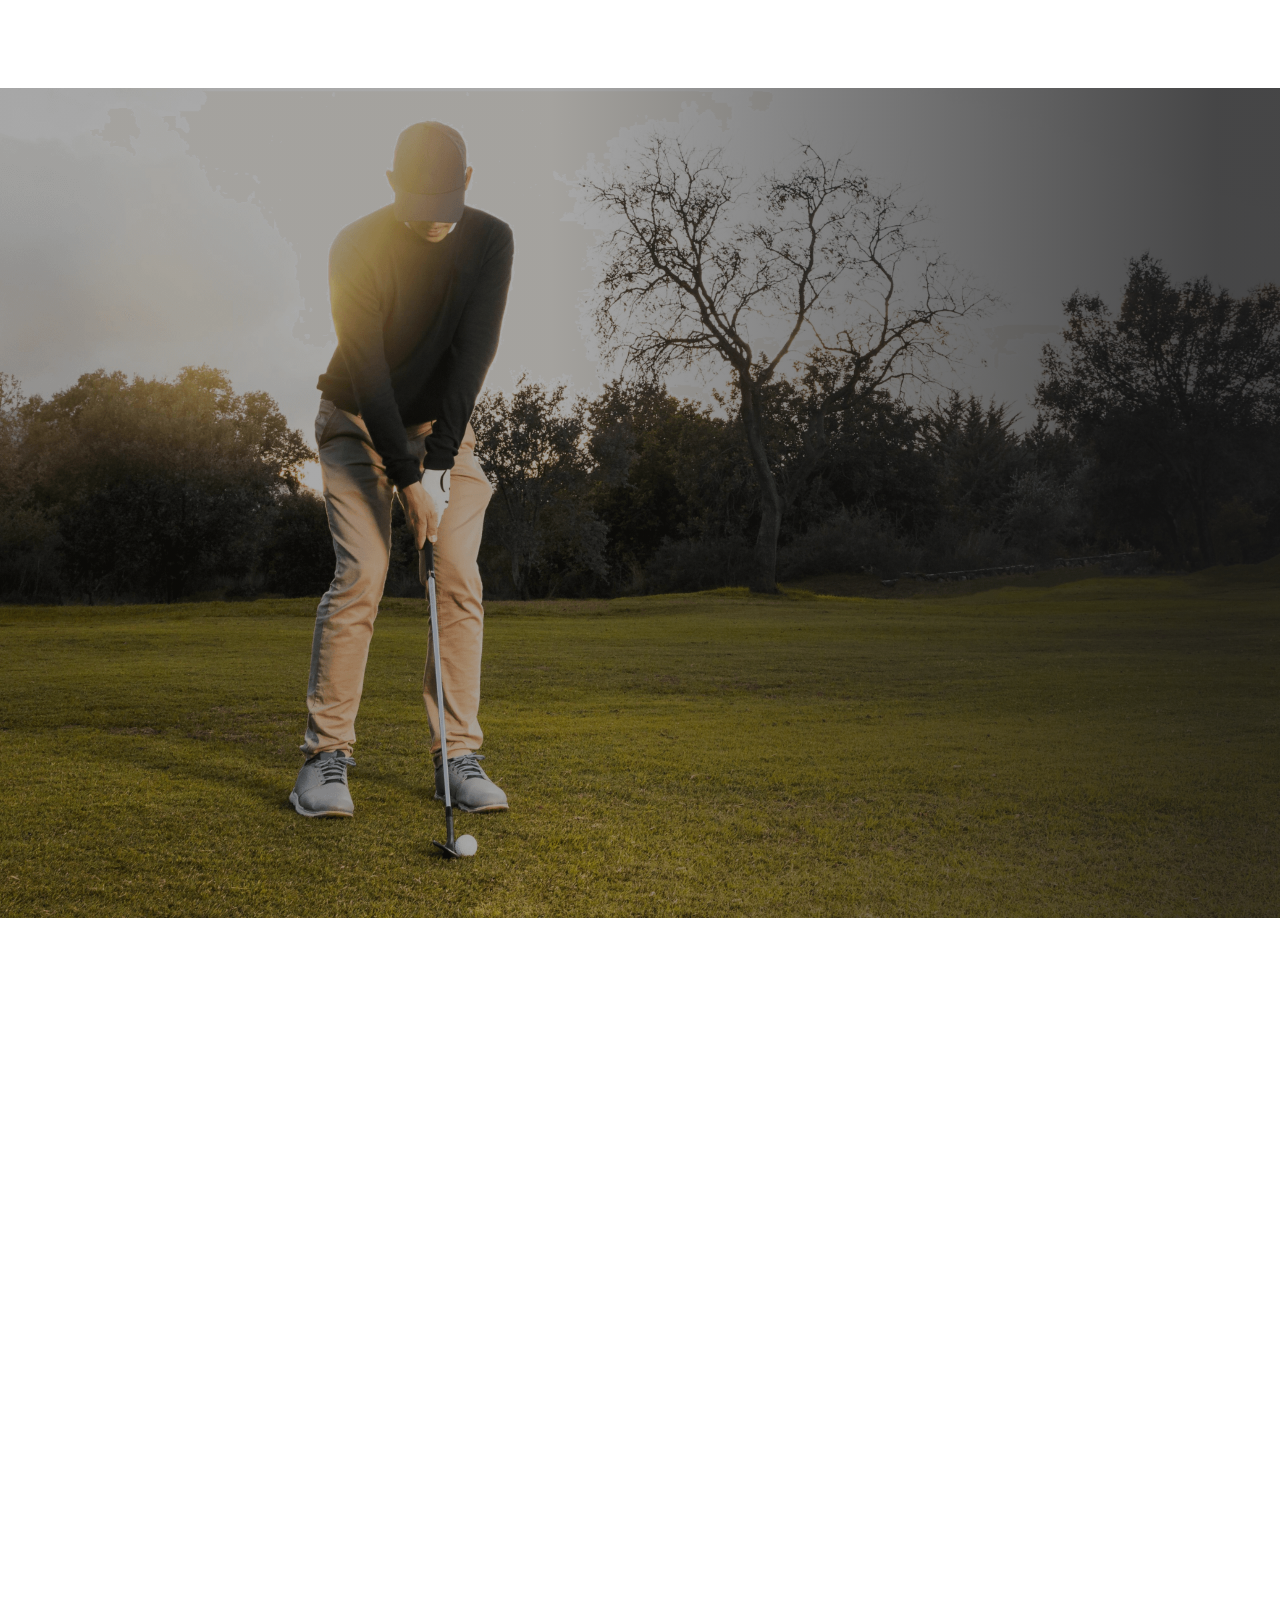
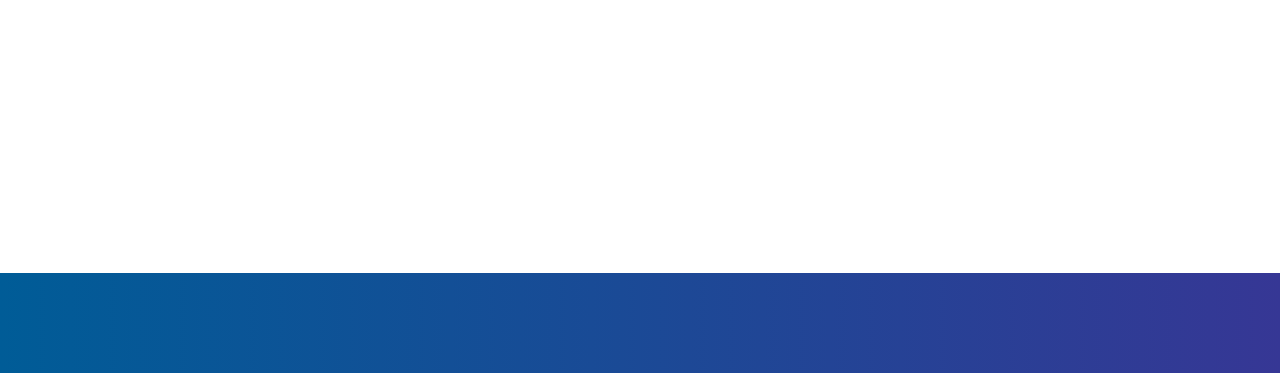
<file: indexbroken.html>
<!DOCTYPE html>
<html lang="en">

<head>
    <meta charset="utf-8">
    <meta http-equiv="X-UA-Compatible" content="IE=edge">
    <meta name="viewport" content="width=device-width, initial-scale=1">
    <meta http-equiv="Content-Security-Policy" content="font-src 'self' data: fonts.gstatic.com https://cdnjs.cloudflare.com;">
    <meta http-equiv="Content-Security-Policy" content="font-src 'self' data: fonts.gstatic.com https://cdnjs.cloudflare.com;">


    <!-- Title -->
    <title>Sentridocs</title>
    <link rel="icon" type="image/x-icon" href="assets/img/favicon.ico">

    <!-- Stylesheets -->
    <link rel="stylesheet" href="assets/customcss/style.css">
    <link rel="stylesheet" href="assets/customcss/responsive.css">
    <link rel="stylesheet" type="text/css" href="assets/customcss/animate.css">
    <link href="https://cdn.jsdelivr.net/npm/bootstrap@5.2.3/dist/css/bootstrap.min.css" rel="stylesheet">

    <!-- Icons -->
    <link rel="stylesheet" href="https://cdnjs.cloudflare.com/ajax/libs/font-awesome/6.4.2/css/all.min.css"
        integrity="sha512-z3gLpd7yknf1YoNbCzqRKc4qyor8gaKU1qmn+CShxbuBusANI9QpRohGBreCFkKxLhei6S9CQXFEbbKuqLg0DA=="
        crossorigin="anonymous" referrerpolicy="no-referrer" />

    <!-- Google Fonts -->
    <link rel="preconnect" href="https://fonts.googleapis.com">
    <link rel="preconnect" href="https://fonts.gstatic.com" crossorigin>
    <link href="https://fonts.googleapis.com/css2?family=Oswald:wght@400;500;600;700&family=Rubik:wght@400;500;600;700;800&display=swap"
        rel="stylesheet">

    <!-- Scripts -->
    <script src="https://cdnjs.cloudflare.com/ajax/libs/jquery/3.2.1/jquery.min.js"></script>
    <script src="https://cdn.jsdelivr.net/npm/bootstrap@5.2.3/dist/js/bootstrap.bundle.min.js"></script>
    <script src="js/wow.min.js"></script>

    <script>
        // Your JavaScript code goes here
        // ...
    </script>
</head>

<body>

    <!-- Header -->
    <div class="header-area">
        <!-- Your header content goes here -->
    </div>

    <!-- Mobile Menu -->
    <div class="mobile-menu">
        <!-- Your mobile menu content goes here -->
    </div>

    <!-- LogIn Popup -->
    <div class="modal fade" id="myModal">
        <!-- Your login popup content goes here -->
    </div>

    <!-- SignUp Popup -->
    <div class="modal fade" id="signUpModal" aria-hidden="true" aria-labelledby="signUpModalLabel" tabindex="-1">
        <!-- Your signup popup content goes here -->
    </div>

    <!-- Banner Section -->
    <div class="main-hero-section" id="home">
        <!-- Your banner content goes here -->
    </div>

    <!-- About Section -->
    <div class="about-section m-90" id="about">
        <!-- Your about section content goes here -->
    </div>

    <!-- Choose Section -->
    <div class="about-section" id="choose-us">
        <!-- Your choose section content goes here -->
    </div>

    <!-- Blog Section -->
    <div id="blog">
        <!-- Your blog section content goes here -->
    </div>

    <!-- Subscribe Section -->
    <div class="one-subscribe-area wow fadeInUp" data-wow-duration="2s">
        <!-- Your subscribe section content goes here -->
    </div>

    <!-- Footer Section -->
    <footer class="one-footer-area pt-100 wow fadeInUp" data-wow-duration="2s">
        <!-- Your footer content goes here -->
    </footer>

    <!-- Script -->
    <script>
        $(document).ready(function () {
            // Your document ready JavaScript code goes here
            // ...
        });
    </script>

</body>

</html>
</file>
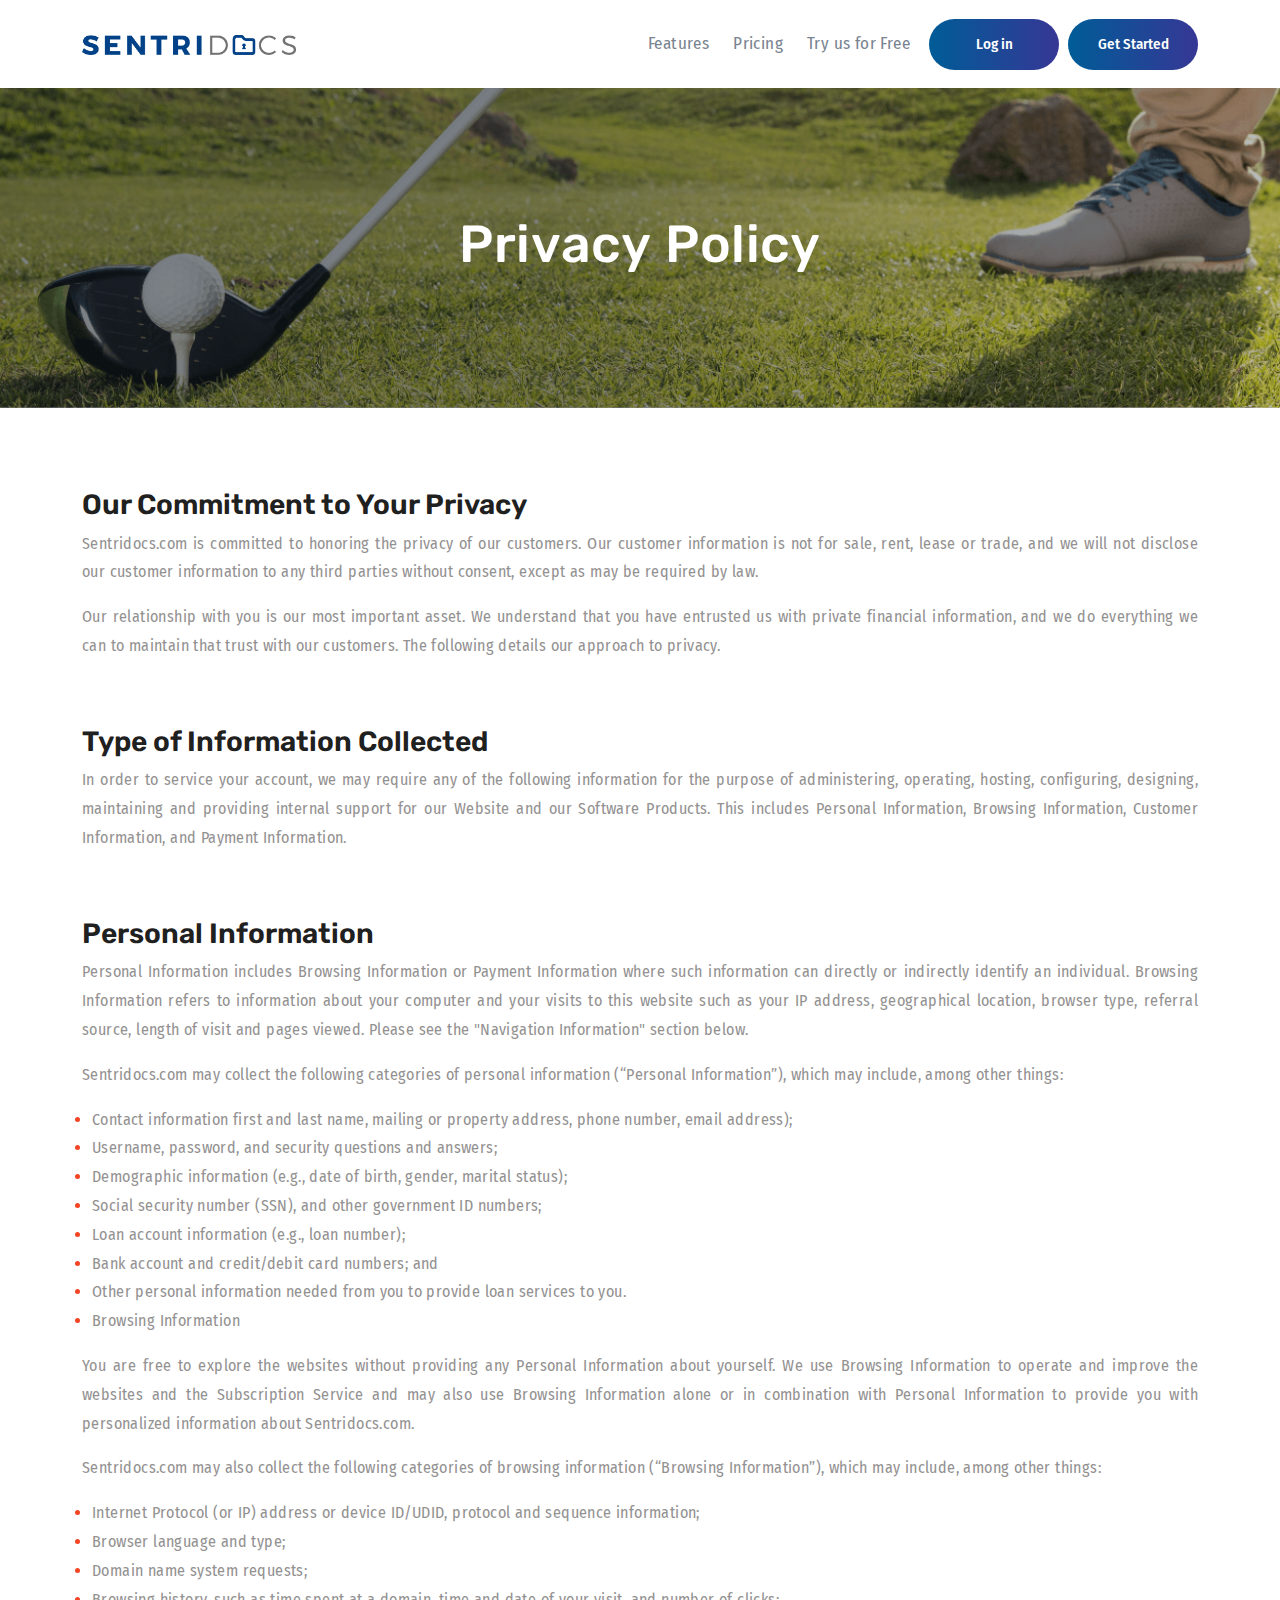
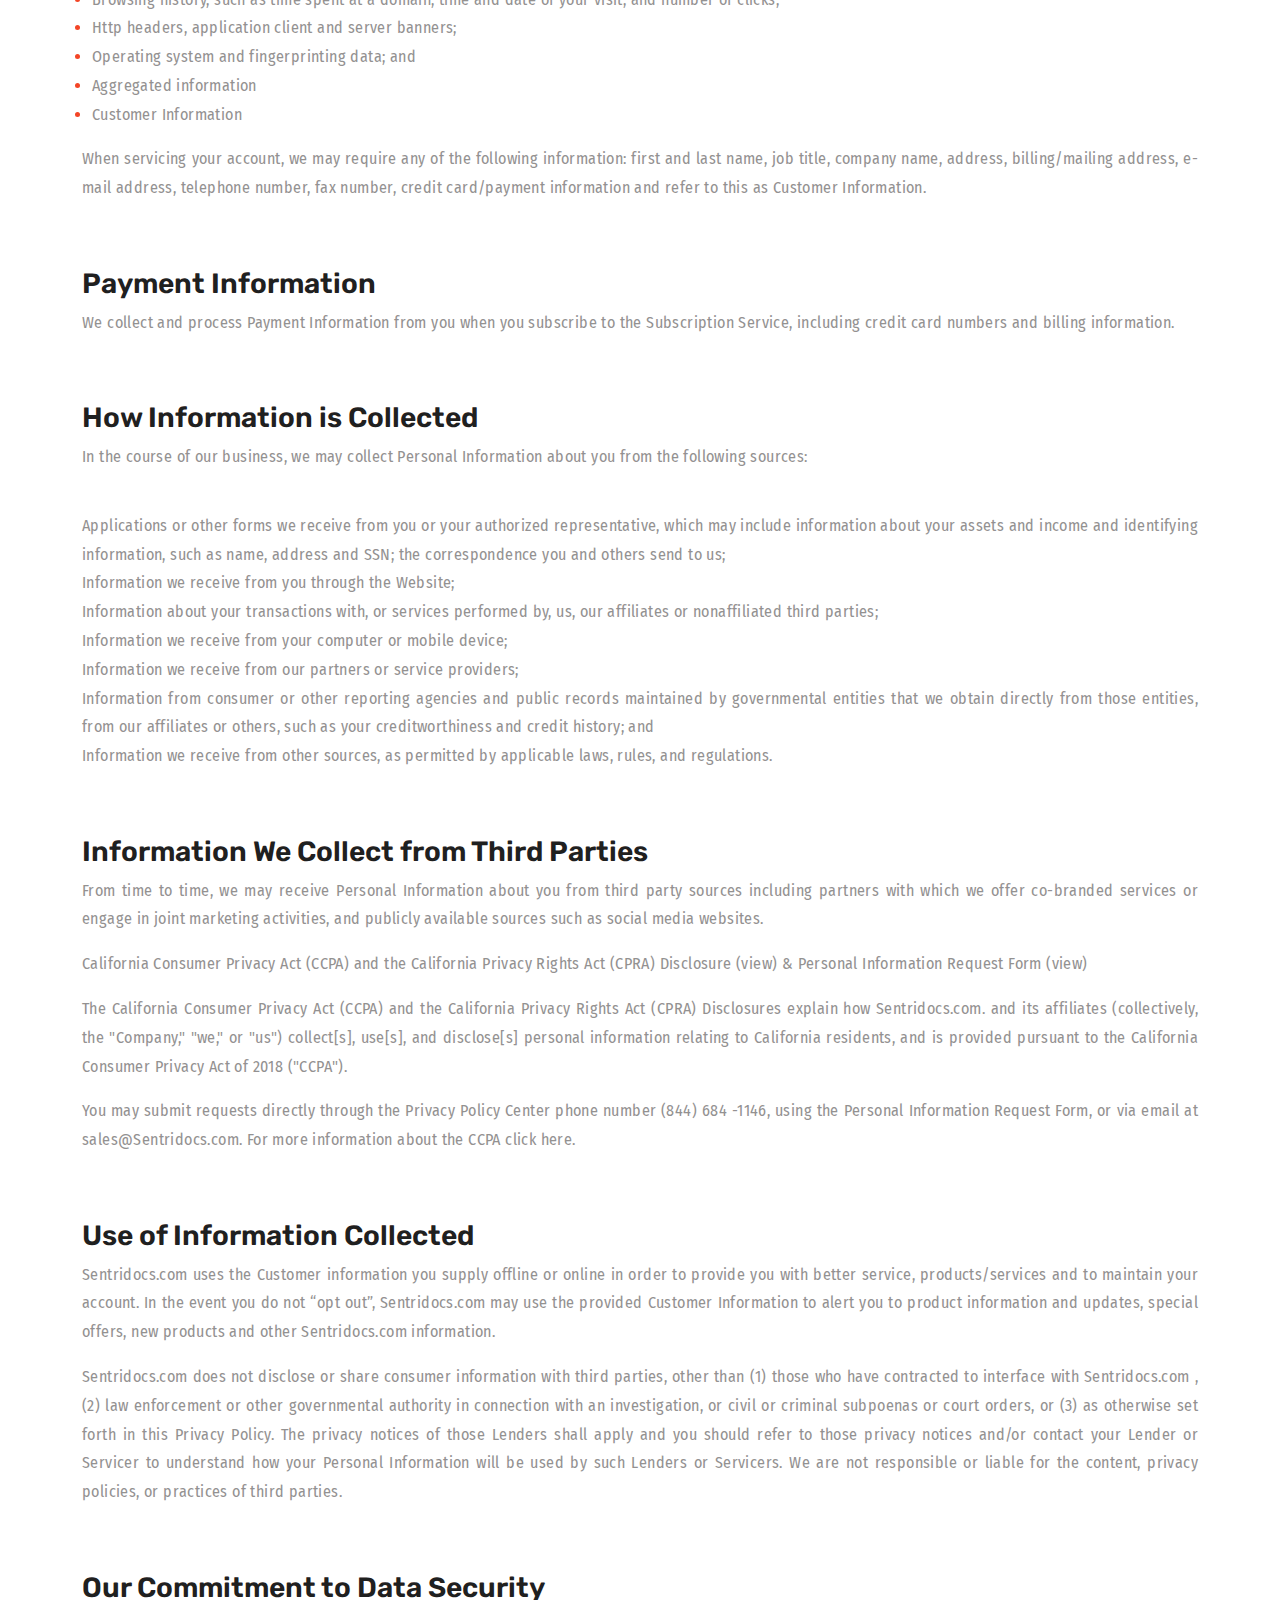
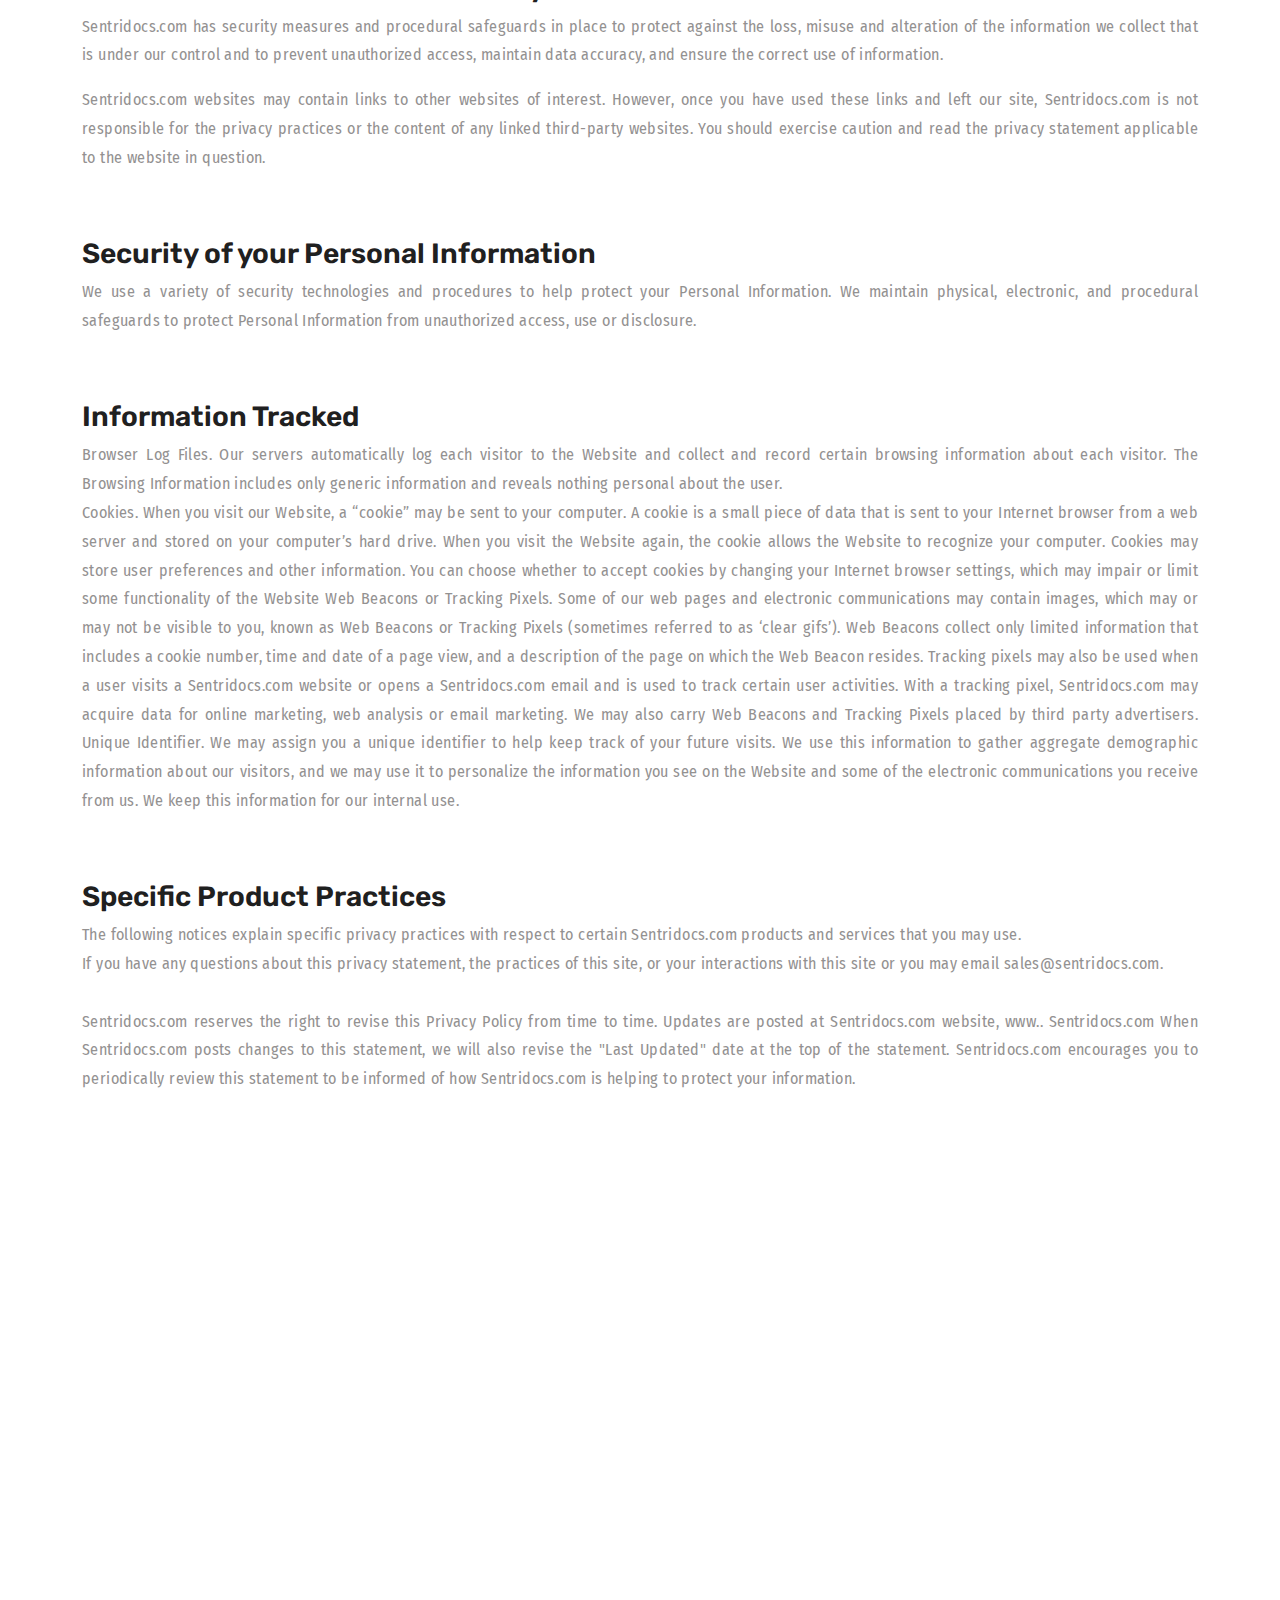
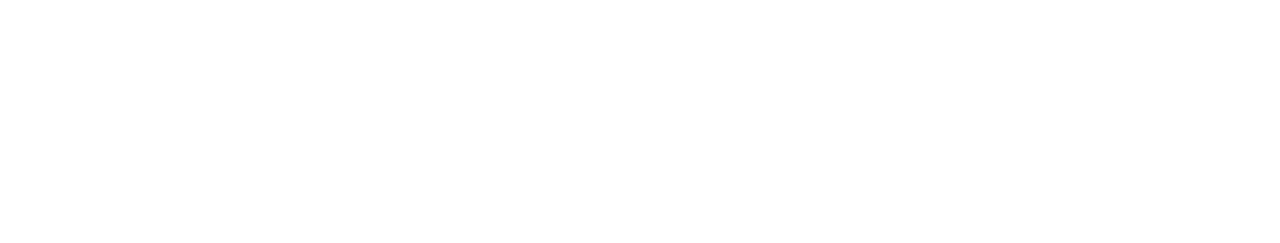
<file: privacypolicy.html>
<!DOCTYPE html>
<html lang="en">

	<head>
		<meta charset="utf-8">
		<meta http-equiv="X-UA-Compatible" content="IE=edge">
		<meta name="viewport" content="width=deivice-width, initial-scale=1">


		<!-- ============ Title ============ -->
		<title>Sentridocs</title>
		<link rel="icon" type="image/x-icon" href="img/favicon.ico">
		

		<!-- ================ Custom Link ============== -->
		<link rel="stylesheet" href="assets/customcss/style.css">
		<link rel="stylesheet" href="assets/customcss/all.min.css">
		<link rel="stylesheet" href="assets/customcss/responsive.css">
		<link rel="stylesheet" type="text/css" href="assets/customcss/animate.css">
		<link href="https://cdn.jsdelivr.net/npm/bootstrap@5.2.3/dist/css/bootstrap.min.css" rel="stylesheet">

		
		<!-- ================ Icon ============== -->
		<link rel="stylesheet" href="https://cdnjs.cloudflare.com/ajax/libs/font-awesome/6.4.2/css/all.min.css" integrity="sha512-z3gLpd7yknf1YoNbCzqRKc4qyor8gaKU1qmn+CShxbuBusANI9QpRohGBreCFkKxLhei6S9CQXFEbbKuqLg0DA==" crossorigin="anonymous" referrerpolicy="no-referrer" />

		
		<!-- ================ Google Fonts ============== -->
		<link rel="preconnect" href="https://fonts.googleapis.com">
		<link rel="preconnect" href="https://fonts.gstatic.com" crossorigin>
		<link href="https://fonts.googleapis.com/css2?family=Oswald:wght@400;500;600;700&family=Rubik:wght@400;500;600;700;800&display=swap" rel="stylesheet">
		
		
		<!-- ===================== Script =============== -->
		<script language="javascript">
			var guid = "";
			var isValid = true;
			var tenantObject = {
				masterItemName: "",
				data: "",
				index: 0,
				offSet: 0,
				totalCount: 0,
				filterValue: "",
				filterField: "",
				valueFilter: "",
				searchValue: "",
				sortOrder: "",
				sortBy: "",
				requestType: "",
				isDeleted: false,
				Id: 0,
				search: ""
			}

			function handleException(request, message, error) {
				var msg = "";
				msg += "Code: " + request.status + "\n";
				msg += "Text: " + request.statusText + "\n";
				if (request.responseJSON != null) {
					msg += "Message" + request.responseJSON.Message + "\n";
				}
				alert(msg);
			}

			function clearForm() {
				$("#catpchaId").val("");
				$('[name="firstName"]').val("");
				$('[name="lastName"]').val("");
				$('[name="emailAddress"]').val("");
				$('[name="phoneNumber"]').val("");
				$('[name="companyName"]').val("");
				$('[name="companyLicense"]').val("");

			}

			function validateForm() {

				if ($('[name="firstName"]').val() == "") {
					alert("Please enter First Name.");
					isValid = false;
				} else {
					isValid = true;
				}
				if ($('[name="lastName"]').val() == "") {
					alert("Please enter Last Name.");
					isValid = false;
				} else {
					isValid = true;
				}
				if ($('[name="emailAddress"]').val() == "") {
					alert("Please enter email address.");
					isValid = false;
				} else {
					isValid = true;
				}
				if ($('[name="phoneNumber"]').val() == "") {
					alert("Please enter Phone Number.");
					isValid = false;
				} else {
					isValid = true;
				}
				if ($('[name="companyName"]').val() == "") {
					alert("Please enter Compnay Name.");
					isValid = false;
				}
				if ($('[name="companyLicense"]').val() == "") {
					alert("Please enter Compnay NMLS ID.");
					isValid = false;
				} else {
					isValid = true;
				}
				if ($("#catpchaId").val() == "") {
					alert("Please enter captcha.");
					isValid = false;
				} else {
					isValid = true;
				}

			}

			function tenantAdd() {
				if (!isValid)
					return false;

				const form = document.getElementById('tenantRegForm');
				const formData = new FormData(form);
				const jsonObject = Object.fromEntries(formData);
				const jsonString = JSON.stringify(jsonObject);
				//tenantObject = new tenantObject();
				tenantObject.data = jsonString;
				tenantObject.searchValue = guid;
				tenantObject.filterValue = $("#catpchaId").val();
				//console.log(JSON.stringify(tenantObject));
				// alert(tenantObject.filterValue);
				$.ajax({
					url: "https://mortgageapi20230310081929.azurewebsites.net/api/tenant/create",
					type: 'POST',
					contentType: "application/json;charset=utf-8",
					data: JSON.stringify(tenantObject),
					success: function() {
						tenantAddSuccess();
					},
					error: function(request, message, error) {
						handleException(request, message, error);
					}
				});
			}

			function tenantAddSuccess() {
				alert("Your company registration request has been send successfully,SentriDocs admin will contact you soon.");
			}

			function getCaptcha() {
				$.ajax({
					url: 'https://mortgageapi20230310081929.azurewebsites.net/api/tenant/getcaptcha?guuid=0', // + guid,
					type: 'GET',
					dataType: 'json',
					success: function(res) {
						document.getElementById("imgCaptcha").src = "data:image/jpeg;base64," + res.data['imageBase64'];
						guid = res.data['guuid'];
						//setCaptchaValue(res);
					},
					error: function(request, message, error) {
						handleException(request, message, error);
					}
				});
			}
			//setCaptchaValue(res)
			//{
			//    imgbaseString = res.data['imageBase64'];
			//    guid = res.data['guuid'];
			//    alert(guid);
			//}

			//function getCaptchaImagePath() {
			//    return "data:image/jpeg;base64," + imgbaseString;
			//}
		</script>
		
		
	</head>
	

	<body>
	
		<!-- ================ Header Part Start ============== -->
		<div class="header-area">
			<div class="container">
				<div class="row">
					<div class="col-xl-4 col-6">
						<a href="index.html">
							<div class="logo-section">
								<div class="logo">
									<img src="img/logo-dark.png" class="site-logo" alt="Sentridocs photo">
								</div>
							</div>
						</a>
					</div>
					
					<div class="col-xl-8 col-6">
						<div class="main-menu">
							<ul class="menu">
								<li><a href="features.html"  target="_blank">Features</a></li>
								<li><a href="pricing.html"  target="_blank">Pricing</a></li>
								<li><a href="tryusforfree.html"  target="_blank">Try us for Free</a></li>
								<li><button href="javascript:void(0)" data-bs-toggle="modal" data-bs-target="#myModal" class="order-btn">Log in</button></li>
								<li><button data-bs-toggle="modal" data-bs-target="#signUpModal" class="order-btn text-white active-btn" onclick="clearForm();" target="_blank" class="order-btn">Get Started</button></li>

							</ul>
						</div>
						<a href="javascript:void(0);" class="humbarger"><i class="fa-solid fa-bars"></i></a>
					</div>
					
				</div>
			</div>
		</div>
		<!-- ================ Header Part End ============== -->


		<!-- ================ Mobile Menu Start ============== -->
		<div class="mobile-menu">
			<a href="javascript:void(0);" class="close-menu"><img src="img/icons8-cross-35 (1).png"></a>
			<div class="inner-menu">
				<ul class="menu">
					<li><a href="features.html"  target="_blank">Features</a></li>
					<li><a href="pricing.html"  target="_blank">Pricing</a></li>
					<li><a href="tryusforfree.html"  target="_blank">Try us for Free</a></li>
					<li><button href="javascript:void(0)" data-bs-toggle="modal" data-bs-target="#myModal" class="order-btn text-white">Log in</button></li>
					<li><button data-bs-toggle="modal" data-bs-target="#signUpModal" class="order-btn text-white active-btn" onclick="clearForm();" target="_blank" class="order-btn">Get Started</button></li>
				</ul>
			</div>
		</div>
		<!-- ================ Mobile Menu End ============== -->

		
		<!-- ================ LogIn Popup Start ============== -->
		<div class="modal fade" id="myModal">
			<div class="modal-dialog modal-lg modal-dialog-centered">
				<div class="modal-content">
					<!-- === Modal Header == -->
					<div class="modal-header">
						<h4 class="modal-title">LogIn</h4>
						<button type="button" class="btn-close" data-bs-dismiss="modal"></button>

					</div>

					<!-- === Modal Body === -->
					<div class="modal-body">
						<p>
							If you're a financial institution and interested in signing up with sentridocs.com to automate your mortgage business, please use the button above and select "Get Started"
							<a href="" target="_blank" class="pop-login" rel="noopener noreferrer"></a>
						</p>
					</div>

					<!-- === Modal Footer === -->
					<div class="modal-footer">
						<p>
							If you're a borrower or loan applicant, please contact your lender for the proper login page. You can't login here. You may already have an invitation and instructions sent to your email to access the portal. 

							<a href="Sentridocs.com" target="_blank" class="pop-login" rel="noopener noreferrer"></a>

						</p>
					</div>

				</div>
			</div>
		</div>
		<!-- ================ LogIn Popup End ============== -->
		
		
		<!-- ================ SignUp Popup Start ============== -->
		<div class="modal fade" id="signUpModal" aria-hidden="true" aria-labelledby="signUpModalLabel" tabindex="-1">
			<form id="tenantRegForm">
				<div class="modal-dialog modal-dialog-centered modal-xl modal-dialog-scrollable custom-modal">
					<div class="modal-content">
						<div class="modal-header">
							<div class="">
								<h2 class="modal-title" id="signUpModalLabel">Get Started with Sentridocs.</h2>
								<p class="mb-0">Transform your mortgage business with Sentridocs. Let's connect and we'll show you how to open the door to secure, mortgage origination automation.</p>
							</div>
							<button type="button" class="btn-close" data-bs-dismiss="modal" aria-label="Close"></button>
						</div>

						<div class="modal-body">

							<div class="row mt-2">
								<div class="col-md-6 col-lg-3">
									<div class="form-group mb-3">
										<label for="firstName">First Name<span>*</span></label>
										<input type="email" class="form-control" name="firstName" aria-describedby="emailHelp" placeholder="">
									</div>
								</div>
								
								<div class="col-md-6 col-lg-3">
									<div class="form-group mb-3">
										<label for="lastName">Last Name<span>*</span></label>
										<input type="email" class="form-control" name="lastName" aria-describedby="emailHelp" placeholder="">
									</div>
								</div>
								
								<div class="col-md-6 col-lg-3">
									<div class="form-group mb-3">
										<label for="emailAddress">Email Address<span>*</span></label>
										<input type="email" class="form-control" name="emailAddress" aria-describedby="emailHelp" placeholder="">
									</div>
								</div>
								
								<div class="col-md-6 col-lg-3">
									<div class="form-group mb-3">
										<label for="phoneNumber">Phone Number<span>*</span></label>
										<input type="email" class="form-control" name="phoneNumber" aria-describedby="emailHelp" placeholder="">
									</div>
								</div>

								<div class="col-md-6 col-lg-3">
									<div class="form-group mb-3">
										<label for="companyName">Company Name<span>*</span></label>
										<input type="email" class="form-control" name="companyName" aria-describedby="emailHelp" placeholder="">
									</div>
								</div>

								<div class="col-md-6 col-lg-3">
									<div class="form-group mb-3">
										<label for="companyNmlsId">Company NMLS ID<span>*</span></label>
										<input type="email" class="form-control" name="companyLicense" aria-describedby="emailHelp" placeholder="">
									</div>
								</div>
								
								<div class="col-md-12 col-lg-6">
									<div class="form-check mb-3 marginTop">
										<input type="checkbox" class="form-check-input" name="agreeId" checked>
										<label class="form-check-label" for="agreeId">I agree to the <a href="#">consent to do Business Electronically</a></label>
									</div>
								</div>
							</div>

							<div class="">
								<h3>
									Are you a borrower?
								</h3>
								<p>Please contact your lender to get started with your loan with Sentridocs.</p>
							</div>
							
							<div class="captcha-wp">
								<img id="imgCaptcha" alt="" width="" height="4">
								<!--src onerror="this.onerror=null; this.src=getCaptchaImagePath();"/>-->
								<button type="button" title="Refresh" onclick="getCaptcha();">
										<img src="img/icons/refresh-icon.svg" alt="Human Resources Icon" width="24" height="24">
									</button>
							</div>

							<div class="row">
								<div class="col-md-6 col-lg-3">
									<div class="form-group">
										<label for="catpchaId">Captcha<span>*</span></label>
										<input type="email" class="form-control mb-1" id="catpchaId" aria-describedby="emailHelp" placeholder="">
										<small id="emailHelp" class="error- success-">Captcha is case sensitive</small>
									</div>
								</div>
							</div>
						</div>

						<div class="modal-footer">
							<button type="button" class="btn btn-secondary" aria-label="Close" data-bs-dismiss="modal">Close</button>
							<button type="button" class="btn btn-primary" aria-label="Sign Up" onclick="validateForm(); tenantAdd();">Sign Up</button>
						</div>
						
					</div>
				</div>
			</form>
		</div>
		<!-- ================ SignUp Popup End ============== -->


		<!-- ================ Banner Section Start ============== -->
		<div class="sub-menu-section-terms" id="terms">
			<div class="inner-hero">

				<div class="banner-conrent-area">
					<div class="container">
						<div class="row">
							<div class="col-xl-2"></div>
							<div class="col-xl-12 mx-auto">
								<div class="inner-page-heading-area">
									<h2 class="sub-banner-title mx-auto wow fadeInUp" data-wow-duration="2s">Privacy Policy</h2>
								</div>
							</div>
							<div class="col-xl-2"></div>
						</div>
					</div>
				</div>
			</div>
		</div>
		<!-- ================ Banner Section End ============== -->


		<!-- ================ Privacy Policy Content Start ============== -->
		<div class="main-page-contant">
			<div class="main-inner-page">
				<div class="container">
					<div class="row">
						<div class="col-xl-12">

							<div class="content-item">
								<div class="inner-content-item">

									<h4>Our Commitment to Your Privacy</h4>

									<p>Sentridocs.com is committed to honoring the privacy of our customers. Our customer information is not for sale, rent, lease or trade, and we will not disclose our customer information to any third parties without consent,
										except as may be required by law.</p>

									<p>Our relationship with you is our most important asset. We understand that you have entrusted us with private financial information, and we do everything we can to maintain that trust with our customers. The following details
										our approach to privacy.</p>

									<br><br>

								</div>
							</div>


							<div class="content-item">
								<div class="inner-content-item">

									<h4>Type of Information Collected</h4>

									<p>In order to service your account, we may require any of the following information for the purpose of administering, operating, hosting, configuring, designing, maintaining and providing internal support for our Website
										and our Software Products. This includes Personal Information, Browsing Information, Customer Information, and Payment Information.</p>

									<br><br>

								</div>
							</div>


							<div class="content-item">
								<div class="inner-content-item">

									<h4>Personal Information</h4>

									<p>Personal Information includes Browsing Information or Payment Information where such information can directly or indirectly identify an individual. Browsing Information refers to information about your computer and your
										visits to this website such as your IP address, geographical location, browser type, referral source, length of visit and pages viewed. Please see the "Navigation Information" section below.</p>

									<p>Sentridocs.com may collect the following categories of personal information (“Personal Information”), which may include, among other things:</p>

									<ul class="point">
										<li>Contact information first and last name, mailing or property address, phone number, email address);</li>

										<li>Username, password, and security questions and answers;</li>

										<li>Demographic information (e.g., date of birth, gender, marital status);</li>

										<li>Social security number (SSN), and other government ID numbers;</li>

										<li>Loan account information (e.g., loan number);</li>

										<li>Bank account and credit/debit card numbers; and</li>

										<li>Other personal information needed from you to provide loan services to you.</li>

										<li>Browsing Information</li>

									</ul>

								</div>
							</div>


							<div class="content-item">
								<div class="inner-content-item">

									<p>You are free to explore the websites without providing any Personal Information about yourself. We use Browsing Information to operate and improve the websites and the Subscription Service and may also use Browsing Information
										alone or in combination with Personal Information to provide you with personalized information about Sentridocs.com.</p>

									<p>Sentridocs.com may also collect the following categories of browsing information (“Browsing Information”), which may include, among other things:</p>

									<ul class="point">

										<li>Internet Protocol (or IP) address or device ID/UDID, protocol and sequence information;</li>

										<li>Browser language and type;</li>

										<li>Domain name system requests;</li>

										<li>Browsing history, such as time spent at a domain, time and date of your visit, and number of clicks;</li>

										<li>Http headers, application client and server banners;</li>

										<li>Operating system and fingerprinting data; and</li>

										<li>Aggregated information</li>

										<li>Customer Information</li>

									</ul>

									<p>
										When servicing your account, we may require any of the following information: first and last name, job title, company name, address, billing/mailing address, e-mail address, telephone number, fax number, credit card/payment information and refer to this
										as Customer Information.</p>

									<br><br>

									<h4>Payment Information</h4>

									<p>We collect and process Payment Information from you when you subscribe to the Subscription Service, including credit card numbers and billing information.</p>

									<br><br>

									<h4>How Information is Collected</h4>

									<p>In the course of our business, we may collect Personal Information about you from the following sources:
									</p>

									<br>

									<p>
										Applications or other forms we receive from you or your authorized representative, which may include information about your assets and income and identifying information, such as name, address and SSN; the correspondence you and others send to us;<br>                                    Information we receive from you through the Website;<br> Information about your transactions with, or services performed by, us, our affiliates or nonaffiliated third parties;<br> Information we receive from your computer
										or mobile device;<br> Information we receive from our partners or service providers;<br> Information from consumer or other reporting agencies and public records maintained by governmental entities that we obtain directly
										from those entities, from our affiliates or others, such as your creditworthiness and credit history; and<br> Information we receive from other sources, as permitted by applicable laws, rules, and regulations.

									</p>

									<br><br>

									<h4>Information We Collect from Third Parties</h4>

									<p>
										From time to time, we may receive Personal Information about you from third party sources including partners with which we offer co-branded services or engage in joint marketing activities, and publicly available sources such as social media websites.
									</p>

									<p>California Consumer Privacy Act (CCPA) and the California Privacy Rights Act (CPRA) Disclosure (view) & Personal Information Request Form (view)</p>

									<p>The California Consumer Privacy Act (CCPA) and the California Privacy Rights Act (CPRA) Disclosures explain how Sentridocs.com. and its affiliates (collectively, the "Company," "we," or "us") collect[s], use[s], and disclose[s]
										personal information relating to California residents, and is provided pursuant to the California Consumer Privacy Act of 2018 ("CCPA").</p>

									<p>You may submit requests directly through the Privacy Policy Center phone number (844) 684 -1146, using the Personal Information Request Form, or via email at sales@Sentridocs.com. For more information about the CCPA click
										here.
									</p>

									<br><br>

									<h4>Use of Information Collected</h4>

									<p>Sentridocs.com uses the Customer information you supply offline or online in order to provide you with better service, products/services and to maintain your account. In the event you do not “opt out”, Sentridocs.com may
										use the provided Customer Information to alert you to product information and updates, special offers, new products and other Sentridocs.com information.</p>

									<p>Sentridocs.com does not disclose or share consumer information with third parties, other than (1) those who have contracted to interface with Sentridocs.com , (2) law enforcement or other governmental authority in connection
										with an investigation, or civil or criminal subpoenas or court orders, or (3) as otherwise set forth in this Privacy Policy. The privacy notices of those Lenders shall apply and you should refer to those privacy notices
										and/or contact your Lender or Servicer to understand how your Personal Information will be used by such Lenders or Servicers. We are not responsible or liable for the content, privacy policies, or practices of third
										parties.
									</p>

									<br><br>

									<h4>Our Commitment to Data Security</h4>

									<p>Sentridocs.com has security measures and procedural safeguards in place to protect against the loss, misuse and alteration of the information we collect that is under our control and to prevent unauthorized access, maintain
										data accuracy, and ensure the correct use of information.</p>

									<p>Sentridocs.com websites may contain links to other websites of interest. However, once you have used these links and left our site, Sentridocs.com is not responsible for the privacy practices or the content of any linked
										third-party websites. You should exercise caution and read the privacy statement applicable to the website in question.</p>

									<br><br>

									<h4>Security of your Personal Information</h4>

									<p>We use a variety of security technologies and procedures to help protect your Personal Information. We maintain physical, electronic, and procedural safeguards to protect Personal Information from unauthorized access, use
										or disclosure.</p>

									<br><br>

									<h4>Information Tracked</h4>

									<p>
										Browser Log Files. Our servers automatically log each visitor to the Website and collect and record certain browsing information about each visitor. The Browsing Information includes only generic information and reveals nothing personal about the user.

										<br> Cookies. When you visit our Website, a “cookie” may be sent to your computer. A cookie is a small piece of data that is sent to your Internet browser from a web server and stored on your computer’s hard drive.
										When you visit the Website again, the cookie allows the Website to recognize your computer. Cookies may store user preferences and other information. You can choose whether to accept cookies by changing your Internet
										browser settings, which may impair or limit some functionality of the Website Web Beacons or Tracking Pixels. Some of our web pages and electronic communications may contain images, which may or may not be visible to
										you, known as Web Beacons or Tracking Pixels (sometimes referred to as ‘clear gifs’). Web Beacons collect only limited information that includes a cookie number, time and date of a page view, and a description of the
										page on which the Web Beacon resides. Tracking pixels may also be used when a user visits a Sentridocs.com website or opens a Sentridocs.com email and is used to track certain user activities. With a tracking pixel,
										Sentridocs.com may acquire data for online marketing, web analysis or email marketing. We may also carry Web Beacons and Tracking Pixels placed by third party advertisers. Unique Identifier. We may assign you a unique
										identifier to help keep track of your future visits. We use this information to gather aggregate demographic information about our visitors, and we may use it to personalize the information you see on the Website and
										some of the electronic communications you receive from us. We keep this information for our internal use.

									</p>

									<br><br>

									<h4>Specific Product Practices</h4>

									<p>
										The following notices explain specific privacy practices with respect to certain Sentridocs.com products and services that you may use.

										<br> If you have any questions about this privacy statement, the practices of this site, or your interactions with this site or you may email sales@sentridocs.com.

										<br><br> Sentridocs.com reserves the right to revise this Privacy Policy from time to time. Updates are posted at Sentridocs.com website, www.. Sentridocs.com When Sentridocs.com posts changes to this statement, we
										will also revise the "Last Updated" date at the top of the statement. Sentridocs.com encourages you to periodically review this statement to be informed of how Sentridocs.com is helping to protect your information.
									</p>
								</div>
							</div>
						</div>
					</div>
				</div>
			</div>
		</div>
		<!-- ================ Privacy Policy Content End ============== -->


		<!-- ================ Footer Section Start ============== -->
		<footer class="one-footer-area pt-100 wow fadeInUp" data-wow-duration="2s">
			<div class="container">
				<div class="row">
					<div class="col-sm-6 col-lg-3">
						<div class="footer-item">
							<div class="footer-logo">
								<a href="index.html">
									<img src="img/logo-light.png" alt="Logo">
								</a>
								<p>Start your free trial today and discover how the Sentridocs.com mortgage portal can explode your loan volume by selling for you 24 hours per day, every day.</p>
								<p>Close loans faster.</p>
								<p>Make borrowers happier.</p>
								<p>Impress referral partners.</p>

								<ul>
									<li>
										<a href="#" target="_blank">
											<img src="img/icons8-facebook-24.png">
										</a>
									</li>
									<li>
										<a href="#" target="_blank">
											<img src="img/icons8-twitter-24.png">
										</a>
									</li>
									<li>
										<a href="#" target="_blank">
											<img src="img/icons8-linkedin-24.png">
										</a>
									</li>
									<li>
										<a href="#" target="_blank">
											<img src="img/icons8-instagram-24.png">
										</a>
									</li>
								</ul>
							</div>
						</div>
					</div>


					<div class="col-sm-6 col-lg-3">
						<div class="footer-item">
							<div class="footer-quick">
								<h3>Quick Links</h3>
								<ul>
									<li>
										<a href="features.html" target="_blank">Features</a>
									</li>
									<li>
										<a href="pricing.html" target="_blank">Pricing</a>
									</li>
									<li>
										<a href="tryusforfree.html" target="_blank">Try us for free</a>
									</li>
								</ul>
							</div>
						</div>
					</div>


					<div class="col-sm-6 col-lg-3">
						<div class="footer-item">
							<div class="footer-quick">
								<h3>About Us</h3>
								<ul>
									<li>
										<a href="#" target="_blank">Contact</a>
									</li>
									<li>
										<a href="#" target="_blank">Careers</a>
									</li>
									<li>
										<a href="privacypolicy.html" target="_blank">Privacy Policy</a>
									</li>
									<li>
										<a href="businesselectronically.html" target="_blank">Terms</a>
									</li>
								</ul>
							</div>
						</div>
					</div>


					<div class="col-sm-6 col-lg-3">
						<div class="footer-item">
							<div class="footer-address">
								<h3>Address</h3>
								<ul>
									<li>
										<img src="img/icons8-phone-24.png">
										<a href="tel:+7205731200">720 573 1200</a><br>
										<a href="tel:+7205731200"></a>
									</li>
									<li>
										<img src="img/icons8-email-24.png">
										<a href="mailto:sales at sentridocs.com">sales at sentridocs.com</a>
									</li>
									<li>
										<img src="img/icons8-globe-24.png">
										<a href="https://www.sentridocs.com/auth/login" target="_blank">Sentridocs.com</a>
									</li>
									<li>
										<img src="img/icons8-location-24.png"> 4155 E Jewell Ave #601, Denver, CO 80222
									</li>
									<li>
										<img src="img/icons8-clock-24.png">  Mon - Fri 8:00 AM - 6:00 PM
									</li>
								</ul>
							</div>
						</div>
					</div>
				</div>

				<div class="copyright-area">
					<div class="row align-items-center">
						<div class="col-lg-12">
							<div class="copyright-item">
								<p>&copy;2023 All Rights Reserved by <a href="index.html">Sentridocs.com</a></p>
							</div>
						</div>

					</div>
				</div>
			</div>
		</footer>
		<!-- ================ Footer Section End ============== -->


		<!-- ================ Script ============== -->
		<script src="https://cdn.jsdelivr.net/npm/bootstrap@5.2.3/dist/js/bootstrap.bundle.min.js"></script>
		<script src="https://cdnjs.cloudflare.com/ajax/libs/jquery/3.2.1/jquery.min.js"></script>
		<script src="js/wow.min.js"></script>

		<script>
			var wow = new WOW({
				boxClass: 'wow',
				animateClass: 'animated',
				offset: 0,
				mobile: true,
				live: true,
				callback: function(box) {

				},
				scrollContainer: null
			});
			wow.init();
		</script>
		
		<script>
			 $(document).ready(function () {
				$(".humbarger").click(function () {
					$(".mobile-menu").addClass("active-menu");
				});
				$(".close-menu").click(function () {
					$(".mobile-menu").removeClass("active-menu");
				});
				clearForm();
				getCaptcha();
			});
		</script>
		
		
	</body>

</html>
</file>
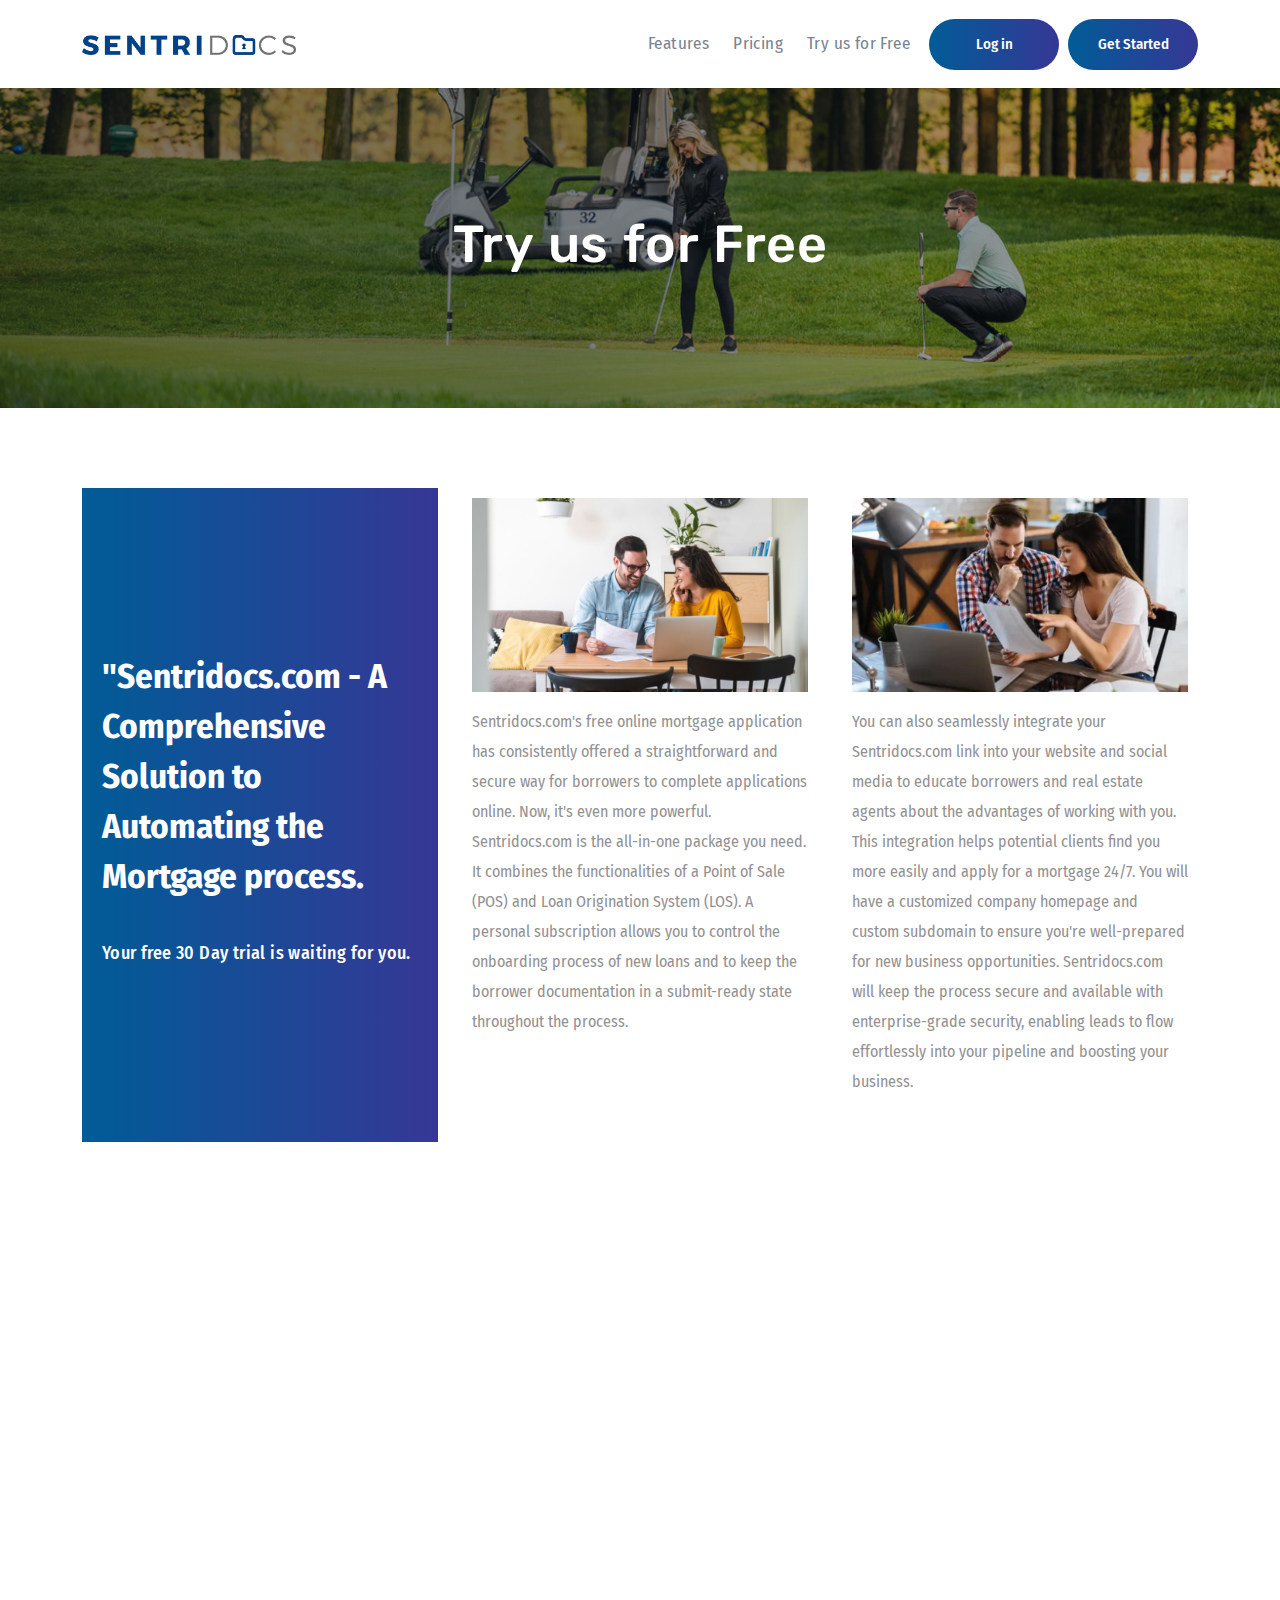
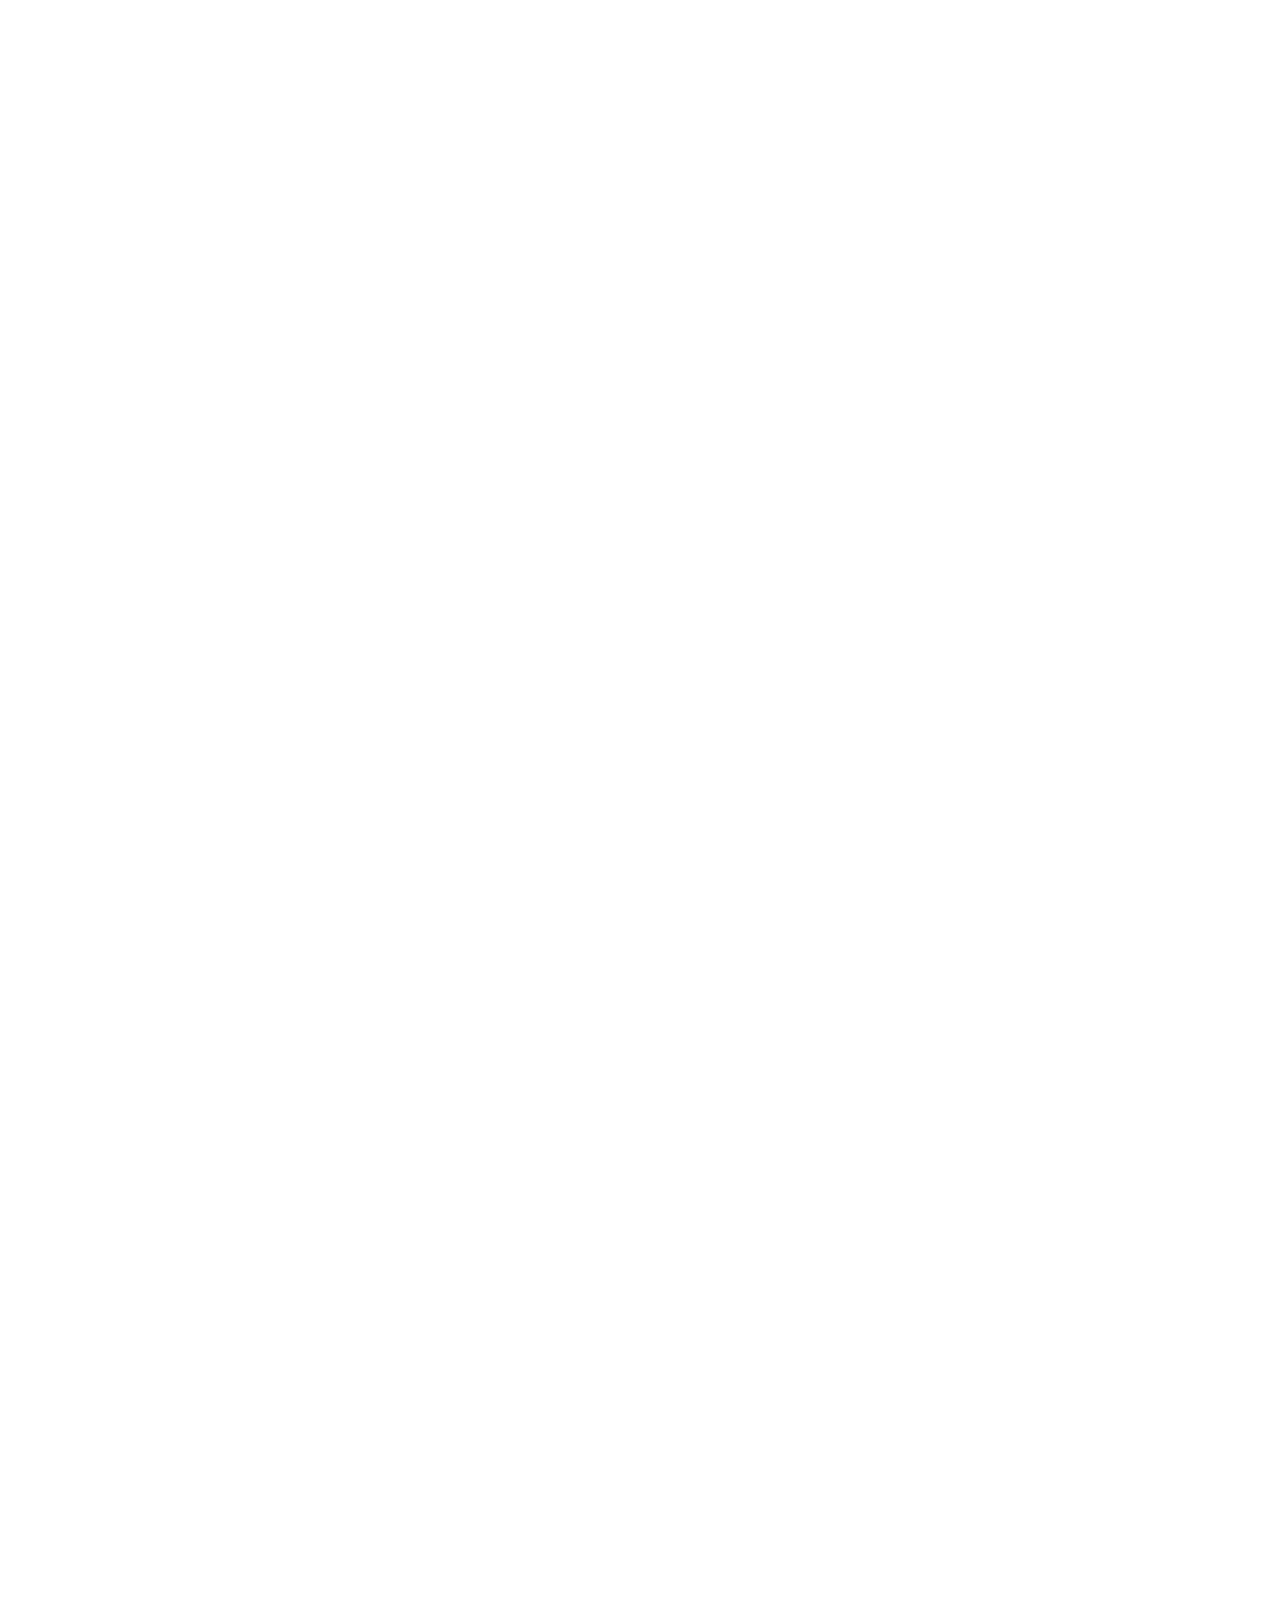
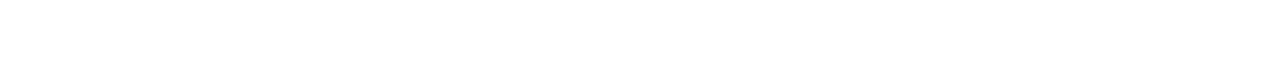
<file: tryusforfree.html>
<!DOCTYPE html>
<html lang="en">

	<head>
		<meta charset="utf-8">
		<meta http-equiv="X-UA-Compatible" content="IE=edge">
		<meta name="viewport" content="width=deivice-width, initial-scale=1">


		<!-- ============ Title ============ -->
		<title>Sentridocs</title>
		<link rel="icon" type="image/x-icon" href="assets/img/favicon.ico">


		<!-- ================ Custom Link ============== -->
		<link rel="stylesheet" href="assets/customcss/style.css">
		<link rel="stylesheet" href="assets/customcss/features.css">
		<link rel="stylesheet" href="assets/customcss/tryusforfree.css">
		<link rel="stylesheet" href="assets/customcss/all.min.css">
		<link rel="stylesheet" href="assets/customcss/responsive.css">
		<link rel="stylesheet" type="text/css" href="assets/customcss/animate.css">
		<link href="https://cdn.jsdelivr.net/npm/bootstrap@5.2.3/dist/css/bootstrap.min.css" rel="stylesheet">


		<!-- ================ Icon ============== -->
		<link rel="stylesheet" href="https://cdnjs.cloudflare.com/ajax/libs/font-awesome/6.4.2/css/all.min.css" integrity="sha512-z3gLpd7yknf1YoNbCzqRKc4qyor8gaKU1qmn+CShxbuBusANI9QpRohGBreCFkKxLhei6S9CQXFEbbKuqLg0DA==" crossorigin="anonymous" referrerpolicy="no-referrer" />


		<!-- ================ Google Fonts ============== -->
		<link rel="preconnect" href="https://fonts.googleapis.com">
		<link rel="preconnect" href="https://fonts.gstatic.com" crossorigin>
		<link href="https://fonts.googleapis.com/css2?family=Oswald:wght@400;500;600;700&family=Rubik:wght@400;500;600;700;800&display=swap" rel="stylesheet">


		<!-- ===================== Script =============== -->
		<script language="javascript">
			var guid = "";
			var isValid = true;
			var tenantObject = {
				masterItemName: "",
				data: "",
				index: 0,
				offSet: 0,
				totalCount: 0,
				filterValue: "",
				filterField: "",
				valueFilter: "",
				searchValue: "",
				sortOrder: "",
				sortBy: "",
				requestType: "",
				isDeleted: false,
				Id: 0,
				search: ""
			}

			function handleException(request, message, error) {
				var msg = "";
				msg += "Code: " + request.status + "\n";
				msg += "Text: " + request.statusText + "\n";
				if (request.responseJSON != null) {
					msg += "Message" + request.responseJSON.Message + "\n";
				}
				alert(msg);
			}

			function clearForm() {
				$("#catpchaId").val("");
				$('[name="firstName"]').val("");
				$('[name="lastName"]').val("");
				$('[name="emailAddress"]').val("");
				$('[name="phoneNumber"]').val("");
				$('[name="companyName"]').val("");
				$('[name="companyLicense"]').val("");

			}

			function validateForm() {

				if ($('[name="firstName"]').val() == "") {
					alert("Please enter First Name.");
					isValid = false;
				} else {
					isValid = true;
				}
				if ($('[name="lastName"]').val() == "") {
					alert("Please enter Last Name.");
					isValid = false;
				} else {
					isValid = true;
				}
				if ($('[name="emailAddress"]').val() == "") {
					alert("Please enter email address.");
					isValid = false;
				} else {
					isValid = true;
				}
				if ($('[name="phoneNumber"]').val() == "") {
					alert("Please enter Phone Number.");
					isValid = false;
				} else {
					isValid = true;
				}
				if ($('[name="companyName"]').val() == "") {
					alert("Please enter Compnay Name.");
					isValid = false;
				}
				if ($('[name="companyLicense"]').val() == "") {
					alert("Please enter Compnay NMLS ID.");
					isValid = false;
				} else {
					isValid = true;
				}
				if ($("#catpchaId").val() == "") {
					alert("Please enter captcha.");
					isValid = false;
				} else {
					isValid = true;
				}

			}

			function tenantAdd() {
				if (!isValid)
					return false;

				const form = document.getElementById('tenantRegForm');
				const formData = new FormData(form);
				const jsonObject = Object.fromEntries(formData);
				const jsonString = JSON.stringify(jsonObject);
				//tenantObject = new tenantObject();
				tenantObject.data = jsonString;
				tenantObject.searchValue = guid;
				tenantObject.filterValue = $("#catpchaId").val();
				//console.log(JSON.stringify(tenantObject));
				// alert(tenantObject.filterValue);
				$.ajax({
					url: "https://mortgageapi20230310081929.azurewebsites.net/api/tenant/create",
					type: 'POST',
					contentType: "application/json;charset=utf-8",
					data: JSON.stringify(tenantObject),
					success: function() {
						tenantAddSuccess();
					},
					error: function(request, message, error) {
						handleException(request, message, error);
					}
				});
			}

			function tenantAddSuccess() {
				alert("Your company registration request has been send successfully,SentriDocs admin will contact you soon.");
			}

			function getCaptcha() {
				$.ajax({
					url: 'https://mortgageapi20230310081929.azurewebsites.net/api/tenant/getcaptcha?guuid=0', // + guid,
					type: 'GET',
					dataType: 'json',
					success: function(res) {
						document.getElementById("imgCaptcha").src = "data:image/jpeg;base64," + res.data['imageBase64'];
						guid = res.data['guuid'];
						//setCaptchaValue(res);
					},
					error: function(request, message, error) {
						handleException(request, message, error);
					}
				});
			}
			//setCaptchaValue(res)
			//{
			//    imgbaseString = res.data['imageBase64'];
			//    guid = res.data['guuid'];
			//    alert(guid);
			//}

			//function getCaptchaImagePath() {
			//    return "data:image/jpeg;base64," + imgbaseString;
			//}
		</script>


	</head>


	<body>

		<!-- ================ Header Part Start ============== -->
		<div class="header-area">
			<div class="container">
				<div class="row">
					<div class="col-xl-4 col-6">
						<a href="index.html">
							<div class="logo-section">
								<div class="logo">
									<img src="assets/img/logo-dark.png" class="site-logo" alt="Sentridocs photo">
								</div>
							</div>
						</a>
					</div>
					
					<div class="col-xl-8 col-6">
						<div class="main-menu">
							<ul class="menu">
								<li><a href="features.html"  target="_blank">Features</a></li>
								<li><a href="pricing.html"  target="_blank">Pricing</a></li>
								<li><a href="tryusforfree.html"  target="_blank">Try us for Free</a></li>
								<li><button href="javascript:void(0)" data-bs-toggle="modal" data-bs-target="#myModal" class="order-btn">Log in</button></li>
								<li><button data-bs-toggle="modal" data-bs-target="#signUpModal" class="order-btn text-white active-btn" onclick="clearForm();" target="_blank" class="order-btn">Get Started</button></li>

							</ul>
						</div>
						<a href="javascript:void(0);" class="humbarger"><i class="fa-solid fa-bars"></i></a>
					</div>
					
				</div>
			</div>
		</div>
		<!-- ================ Header Part End ============== -->


		<!-- ================ Mobile Menu Start ============== -->
		<div class="mobile-menu">
			<a href="javascript:void(0);" class="close-menu"><img src="assets/img/icons8-cross-35 (1).png"></a>
			<div class="inner-menu">
				<ul class="menu">
					<li><a href="features.html"  target="_blank">Features</a></li>
					<li><a href="pricing.html"  target="_blank">Pricing</a></li>
					<li><a href="tryusforfree.html"  target="_blank">Try us for Free</a></li>
					<li><button href="javascript:void(0)" data-bs-toggle="modal" data-bs-target="#myModal" class="order-btn text-white">Log in</button></li>
					<li><button data-bs-toggle="modal" data-bs-target="#signUpModal" class="order-btn text-white active-btn" onclick="clearForm();" target="_blank" class="order-btn">Get Started</button></li>
				</ul>
			</div>
		</div>
		<!-- ================ Mobile Menu End ============== -->


		<!-- ================ LogIn Popup Start ============== -->
		<div class="modal fade" id="myModal">
			<div class="modal-dialog modal-lg modal-dialog-centered">
				<div class="modal-content">
					<!-- === Modal Header == -->
					<div class="modal-header">
						<h4 class="modal-title">LogIn</h4>
						<button type="button" class="btn-close" data-bs-dismiss="modal"></button>

					</div>

					<!-- === Modal Body === -->
					<div class="modal-body">
						<p>
							If you're a financial institution and interested in signing up with sentridocs.com to automate your mortgage business, please use the button above and select "Get Started"
							<a href="" target="_blank" class="pop-login" rel="noopener noreferrer"></a>
						</p>
					</div>

					<!-- === Modal Footer === -->
					<div class="modal-footer">
						<p>
							If you're a borrower or loan applicant, please contact your lender for the proper login page. You can't login here. You may already have an invitation and instructions sent to your email to access the portal. 

							<a href="Sentridocs.com" target="_blank" class="pop-login" rel="noopener noreferrer"></a>

						</p>
					</div>

				</div>
			</div>
		</div>
		<!-- ================ LogIn Popup End ============== -->


		<!-- ================ SignUp Popup Start ============== -->
		<div class="modal fade" id="signUpModal" aria-hidden="true" aria-labelledby="signUpModalLabel" tabindex="-1">
			<form id="tenantRegForm">
				<div class="modal-dialog modal-dialog-centered modal-xl modal-dialog-scrollable custom-modal">
					<div class="modal-content">
						<div class="modal-header">
							<div class="">
								<h2 class="modal-title" id="signUpModalLabel">Get Started with Sentridocs.</h2>
								<p class="mb-0">Transform your mortgage business with Sentridocs. Let's connect and we'll show you how to open the door to secure, mortgage origination automation.</p>
							</div>
							<button type="button" class="btn-close" data-bs-dismiss="modal" aria-label="Close"></button>
						</div>

						<div class="modal-body">

							<div class="row mt-2">
								<div class="col-md-6 col-lg-3">
									<div class="form-group mb-3">
										<label for="firstName">First Name<span>*</span></label>
										<input type="email" class="form-control" name="firstName" aria-describedby="emailHelp" placeholder="">
									</div>
								</div>

								<div class="col-md-6 col-lg-3">
									<div class="form-group mb-3">
										<label for="lastName">Last Name<span>*</span></label>
										<input type="email" class="form-control" name="lastName" aria-describedby="emailHelp" placeholder="">
									</div>
								</div>

								<div class="col-md-6 col-lg-3">
									<div class="form-group mb-3">
										<label for="emailAddress">Email Address<span>*</span></label>
										<input type="email" class="form-control" name="emailAddress" aria-describedby="emailHelp" placeholder="">
									</div>
								</div>

								<div class="col-md-6 col-lg-3">
									<div class="form-group mb-3">
										<label for="phoneNumber">Phone Number<span>*</span></label>
										<input type="email" class="form-control" name="phoneNumber" aria-describedby="emailHelp" placeholder="">
									</div>
								</div>

								<div class="col-md-6 col-lg-3">
									<div class="form-group mb-3">
										<label for="companyName">Company Name<span>*</span></label>
										<input type="email" class="form-control" name="companyName" aria-describedby="emailHelp" placeholder="">
									</div>
								</div>

								<div class="col-md-6 col-lg-3">
									<div class="form-group mb-3">
										<label for="companyNmlsId">Company NMLS ID<span>*</span></label>
										<input type="email" class="form-control" name="companyLicense" aria-describedby="emailHelp" placeholder="">
									</div>
								</div>

								<div class="col-md-12 col-lg-6">
									<div class="form-check mb-3 marginTop">
										<input type="checkbox" class="form-check-input" name="agreeId" checked>
										<label class="form-check-label" for="agreeId">I agree to the <a href="#">consent to do Business Electronically</a></label>
									</div>
								</div>
							</div>

							<div class="">
								<h3>
									Are you a borrower?
								</h3>
								<p>Please contact your lender to get started with your loan with Sentridocs.</p>
							</div>

							<div class="captcha-wp">
								<img id="imgCaptcha" alt="" width="" height="4">
								<!--src onerror="this.onerror=null; this.src=getCaptchaImagePath();"/>-->
								<button type="button" title="Refresh" onclick="getCaptcha();">
											<img src="assets/img/icons/refresh-icon.svg" alt="Human Resources Icon" width="24" height="24">
										</button>
							</div>

							<div class="row">
								<div class="col-md-6 col-lg-3">
									<div class="form-group">
										<label for="catpchaId">Captcha<span>*</span></label>
										<input type="email" class="form-control mb-1" id="catpchaId" aria-describedby="emailHelp" placeholder="">
										<small id="emailHelp" class="error- success-">Captcha is case sensitive</small>
									</div>
								</div>
							</div>
						</div>

						<div class="modal-footer">
							<button type="button" class="btn btn-secondary" aria-label="Close" data-bs-dismiss="modal">Close</button>
							<button type="button" class="btn btn-primary" aria-label="Sign Up" onclick="validateForm(); tenantAdd();">Sign Up</button>
						</div>

					</div>
				</div>
			</form>
		</div>
		<!-- ================ SignUp Popup End ============== -->


		<!-- ================ Try Us Banner Section Start ============== -->
		<div class="sub-menu-section-try-us" id="feature">
			<div class="inner-hero">

				<div class="banner-conrent-area">
					<div class="container">
						<div class="row">
							<div class="col-xl-2"></div>
							<div class="col-xl-12 mx-auto">
								<div class="inner-page-heading-area">
									<h2 class="sub-banner-title mx-auto wow fadeInUp" data-wow-duration="2s">Try us for Free</h2>
								</div>
							</div>
							<div class="col-xl-2"></div>
						</div>
					</div>
				</div>
			</div>
		</div>
		<!-- ================ Try Us Banner Section End ============== -->
		
		
		<!-- =================== Try Us Content Section Start ================ -->
		<div class="main-page-contant">
			<div class="main-inner-page">
				<div class="container">
					<div class="row">
					
						<div class="col-xl-4">
							<div class="page_header wow fadeInUp" data-wow-duration="2s">
								<div class="full_header_heading">
									<h2>"Sentridocs.com - A Comprehensive Solution to Automating the Mortgage process.</h2>
									<h4>Your free 30 Day trial is waiting for you.</h4>
								</div>
							</div>
						</div>
						
						
						<div class="col-xl-8">
							<div class="main_content_area">
								<div class="row">
								
									<div class="col-xl-6">
										<div class="free_card wow fadeInUp" data-wow-duration="2s">
											<div class="inner_free_card">
												<div class="free_image">
													<img src="assets/img/try-us-for-free-01.png" alt="try-us-for-free-01 photo">
												</div>
												
												<div class="free_cd_content">
													<div class="free_cd_content_inner">
														<p>Sentridocs.com's free online mortgage application has consistently offered a straightforward and secure way for borrowers to complete applications online. Now, it's even more powerful. Sentridocs.com is the all-in-one package you need. It combines the functionalities of a Point of Sale (POS) and Loan Origination System (LOS). A personal subscription allows you to control the onboarding process of new loans and to keep the borrower documentation in a submit-ready state throughout the process.</p>
													</div>
												</div>
											</div>
										</div>
									</div>
									
									
									<div class="col-xl-6">
										<div class="free_card wow fadeInUp" data-wow-duration="2s">
											<div class="inner_free_card">
												<div class="free_image">
													<img src="assets/img/try-us-for-free-02.png" alt="try-us-for-free-02 photo">
												</div>
												
												<div class="free_cd_content">
													<div class="free_cd_content_inner">
														<p>You can also seamlessly integrate your Sentridocs.com link into your website and social media to educate borrowers and real estate agents about the advantages of working with you. This integration helps potential clients find you more easily and apply for a mortgage 24/7. You will have a customized company homepage and custom subdomain to ensure you're well-prepared for new business opportunities.	Sentridocs.com will keep the process secure and available with enterprise-grade security, enabling leads to flow effortlessly into your pipeline and boosting your business.</p>
													</div>
												</div>
											</div>
										</div>
									</div>
									
								</div>
							</div>
						</div>
					</div>
				</div>
			</div>
		</div>
		<!-- =================== Try Us Content Section End================ -->
		
		
		<!-- ================= Try Us Feature Item Section Start ============== -->
		<div class="main-page-contant only_sect_mt">

			<div class="main-inner-page">
				<div class="container">
					<div class="row">
						<div class="col-xl-6 wow fadeInLeft" data-wow-duration="2s">
							<div class="points_area">
								<div class="points_inner_area">
									<h3>POS Features:</h3>
								</div>
							</div>
							
							<div class="main_points_areas">
								<ul>
									<li>
										<span>Streamlined</span> digital application process for borrowers, accessible from anywhere, anytime.
									</li>
									
									<li>
									<span>Real-time</span> notifications upon submission of applications.</li>
									
									<li>
										<span>Applications</span> can be downloaded to 3.2, 3.4 Mismo, or printed to URLA pdf.
									</li>
									
									<li>
										<span>Easy</span> integration of Sentridocs.com into your website, email signature, and social media profiles.
									</li>
									
									<li>
										<span>Quick-link</span> version for capturing basic lead information.
									</li>
									
									<li>
										<span>Needs</span> list creation in SECONDS with real time tracking and notifications to the borrower so that needs lists over Email are a thing of the past.
									</li>
									
									<li>
										<span>Collect</span> and Screen documents for quality as a loan officer before they are submitted to underwriting.
									</li>
									
									<li>
										<span>All</span> documents kept on a list as they arrive, they can be put in order and combined into one PDF, put into a Zip file, downloaded to your desktop or printed.
									</li>
									
									<li>
										<span>Images</span> and photos can instantly be converted to PDF
									</li>
									
									<li>
										<span>Chat</span> and Q&A features with your borrower help get through the documents collection with ease.
									</li>
									
									<li>
										<span>You</span> and your borrowers are notified of status changes and needs lists by Email and text messages throughout the process.
									</li>
								</ul>
							</div>
						</div>
						
						<div class="col-xl-6">
							<div class="side_images wow fadeInRight" data-wow-duration="2s">
								<div class="inner_side_img">
									<img src="assets/img/Untitled designf.png" alt="Untitled designf photo">
								</div>
							</div>
						</div>
					</div>
				</div>
			</div>
		</div>
		<!-- ================= Try Us Feature Item Section End ============== -->
		
		
		<!-- ================ Try Subscribe Section Start ============== -->
		<div class="try-subscribe-area wow fadeInUp" data-wow-duration="2s">
			<div class="container">
				<div class="row">
					<div class="col-md-12">
						<div class="subscribe-wrap">
							<h2>Sign up with Sentridocs.com today to <br>take full  advantageof a digital, automatic loan process.</h2>
							<button class="btn try-subscribe">
									Sign Up
							</button>
						</div>
					</div>
				</div>
			</div>
		</div>
		<!-- ================ Try Subscribe Section End ============== -->

		
		<!-- ================ Subscribe Section Start ============== 
		<div class="one-subscribe-area wow fadeInUp" data-wow-duration="2s">
			<div class="container">
				<div class="row">
					<div class="col-md-12">
						<div class="subscribe-wrap">
							<h2>Build an Efficient, Modern Mortgage Origination Process <br>Try Sentridocs.com for Free</h2>
							<form class="newsletter-form" data-toggle="validator" novalidate="true">
								<input type="email" class="form-control" placeholder="Enter your email" name="EMAIL" required="" autocomplete="off">

								<button class="btn subscribe-btn disabled" type="submit" style="pointer-events: all; cursor: pointer;">
										Subscribe now
									</button>

								<div id="validator-newsletter" class="form-result"></div>
							</form>
						</div>
					</div>
				</div>
			</div>
		</div>
		<!-- ================ Subscribe Section End ============== -->


		<!-- ================ Footer Section Start ============== -->
		<footer class="one-footer-area pt-100 wow fadeInUp" data-wow-duration="2s">
			<div class="container">
				<div class="row">
					<div class="col-sm-6 col-lg-3">
						<div class="footer-item">
							<div class="footer-logo">
								<a href="index.html">
									<img src="assets/img/logo-light.png" alt="Logo">
								</a>
								<p>Start your free trial today and discover how the Sentridocs.com mortgage portal can explode your loan volume by selling for you 24 hours per day, every day.</p>
								<p>Close loans faster.</p>
								<p>Make borrowers happier.</p>
								<p>Impress referral partners.</p>

								<ul>
									<li>
										<a href="#" target="_blank">
											<img src="assets/img/icons8-facebook-24.png">
										</a>
									</li>
									<li>
										<a href="#" target="_blank">
											<img src="assets/img/icons8-twitter-24.png">
										</a>
									</li>
									<li>
										<a href="#" target="_blank">
											<img src="assets/img/icons8-linkedin-24.png">
										</a>
									</li>
									<li>
										<a href="#" target="_blank">
											<img src="assets/img/icons8-instagram-24.png">
										</a>
									</li>
								</ul>
							</div>
						</div>
					</div>


					<div class="col-sm-6 col-lg-3">
						<div class="footer-item">
							<div class="footer-quick">
								<h3>Quick Links</h3>
								<ul>
									<li>
										<a href="features.html" target="_blank">Features</a>
									</li>
									<li>
										<a href="pricing.html" target="_blank">Pricing</a>
									</li>
									<li>
										<a href="tryusforfree.html" target="_blank">Try us for free</a>
									</li>
								</ul>
							</div>
						</div>
					</div>


					<div class="col-sm-6 col-lg-3">
						<div class="footer-item">
							<div class="footer-quick">
								<h3>About Us</h3>
								<ul>
									<li>
										<a href="#" target="_blank">Contact</a>
									</li>
									<li>
										<a href="#" target="_blank">Careers</a>
									</li>
									<li>
										<a href="privacypolicy.html" target="_blank">Privacy Policy</a>
									</li>
									<li>
										<a href="businesselectronically.html" target="_blank">Terms</a>
									</li>
								</ul>
							</div>
						</div>
					</div>


					<div class="col-sm-6 col-lg-3">
						<div class="footer-item">
							<div class="footer-address">
								<h3>Address</h3>
								<ul>
									<li>
										<img src="assets/img/icons8-phone-24.png">
										<a href="tel:+7205731200">720 573 1200</a><br>
										<a href="tel:+7205731200"></a>
									</li>
									<li>
										<img src="assets/img/icons8-email-24.png">
										<a href="mailto:sales at sentridocs.com">sales at sentridocs.com</a>
									</li>
									<li>
										<img src="assets/img/icons8-globe-24.png">
										<a href="https://www.sentridocs.com/auth/login" target="_blank">Sentridocs.com</a>
									</li>
									<li>
										<img src="assets/img/icons8-location-24.png"> 4155 E Jewell Ave #601, Denver, CO 80222
									</li>
									<li>
										<img src="assets/img/icons8-clock-24.png">  Mon - Fri 8:00 AM - 6:00 PM
									</li>
								</ul>
							</div>
						</div>
					</div>
				</div>

				<div class="copyright-area">
					<div class="row align-items-center">
						<div class="col-lg-12">
							<div class="copyright-item">
								<p>&copy;2023 All Rights Reserved by <a href="index.html">Sentridocs.com</a></p>
							</div>
						</div>

					</div>
				</div>
			</div>
		</footer>
		<!-- ================ Footer Section End ============== -->


		<!-- ================ Script ============== -->
		<script src="https://cdn.jsdelivr.net/npm/bootstrap@5.2.3/dist/js/bootstrap.bundle.min.js"></script>
		<script src="https://cdnjs.cloudflare.com/ajax/libs/jquery/3.2.1/jquery.min.js"></script>
		<script src="js/wow.min.js"></script>

		<script>
			var wow = new WOW({
				boxClass: 'wow',
				animateClass: 'animated',
				offset: 0,
				mobile: true,
				live: true,
				callback: function(box) {

				},
				scrollContainer: null
			});
			wow.init();
		</script>

		<script>
			$(document).ready(function() {
				$(".humbarger").click(function() {
					$(".mobile-menu").addClass("active-menu");
				});
				$(".close-menu").click(function() {
					$(".mobile-menu").removeClass("active-menu");
				});
				clearForm();
				getCaptcha();
			});
		</script>


	</body>

</html>
</file>
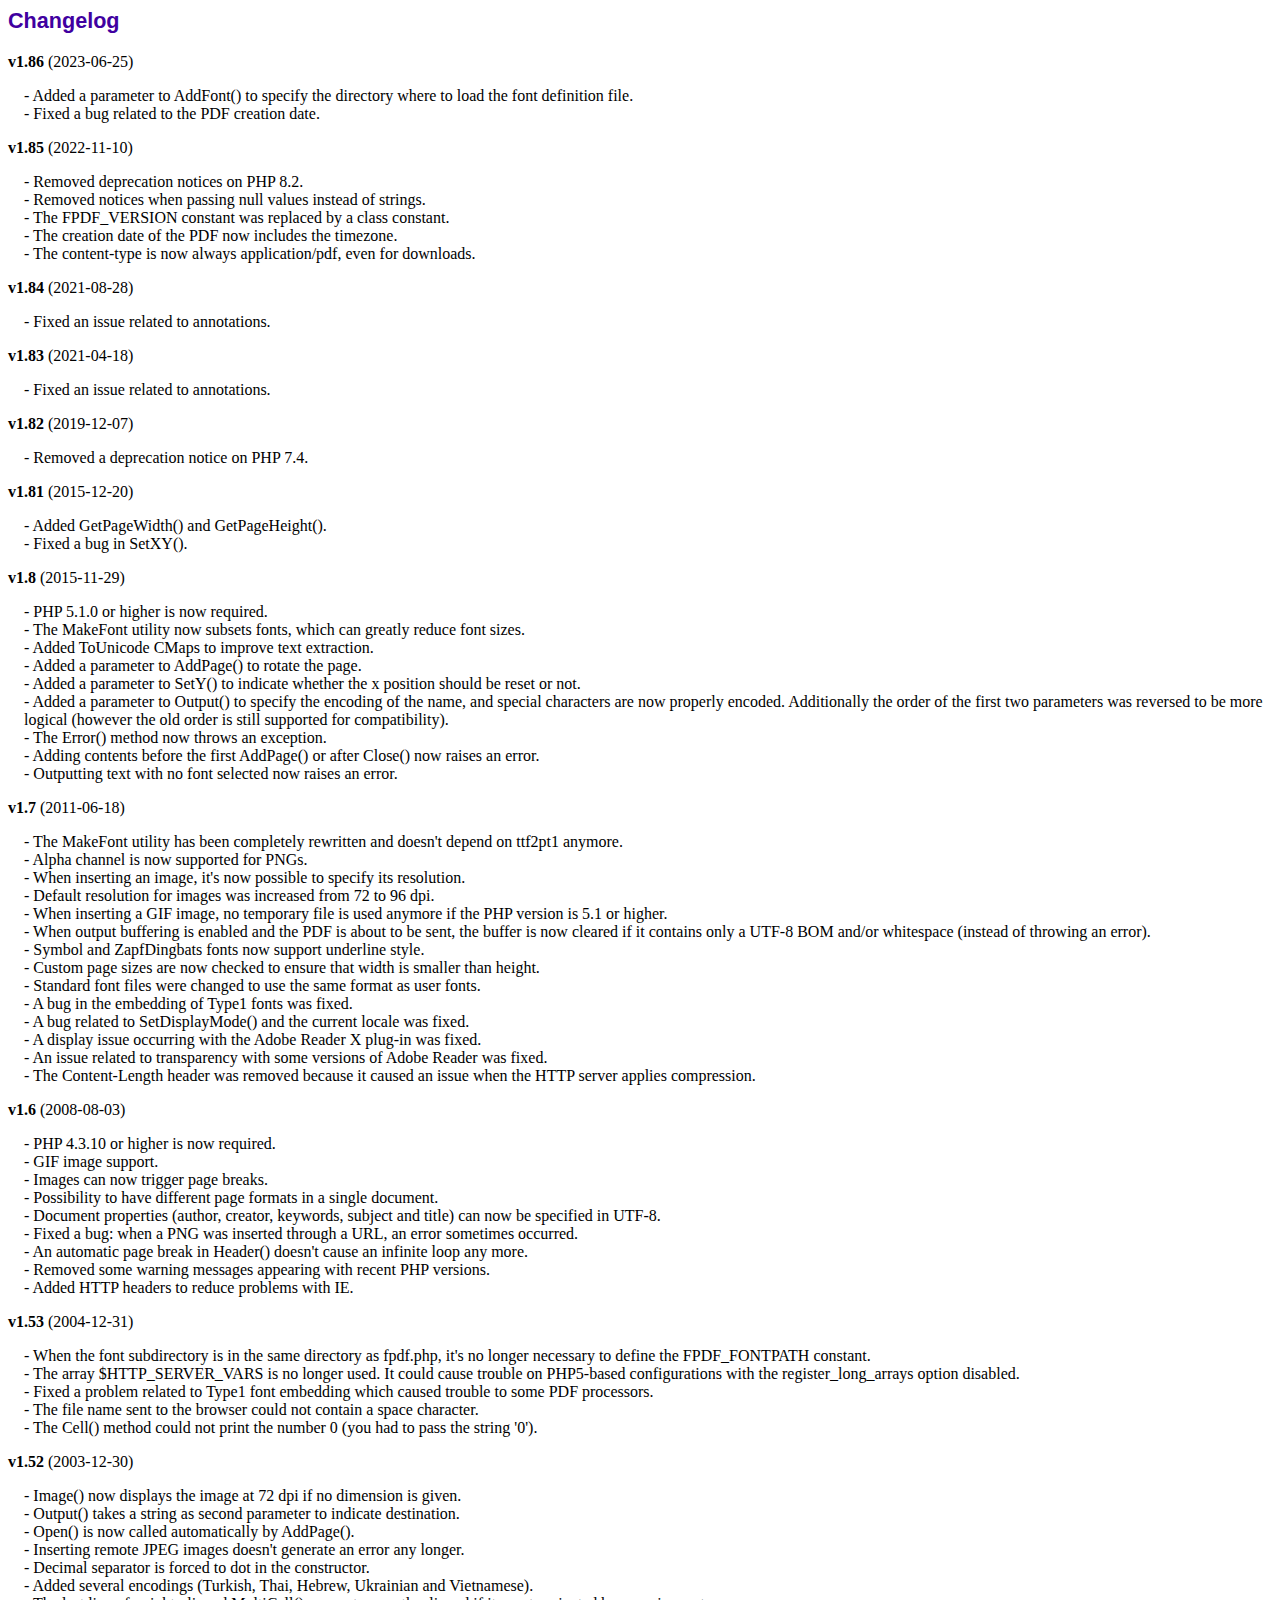
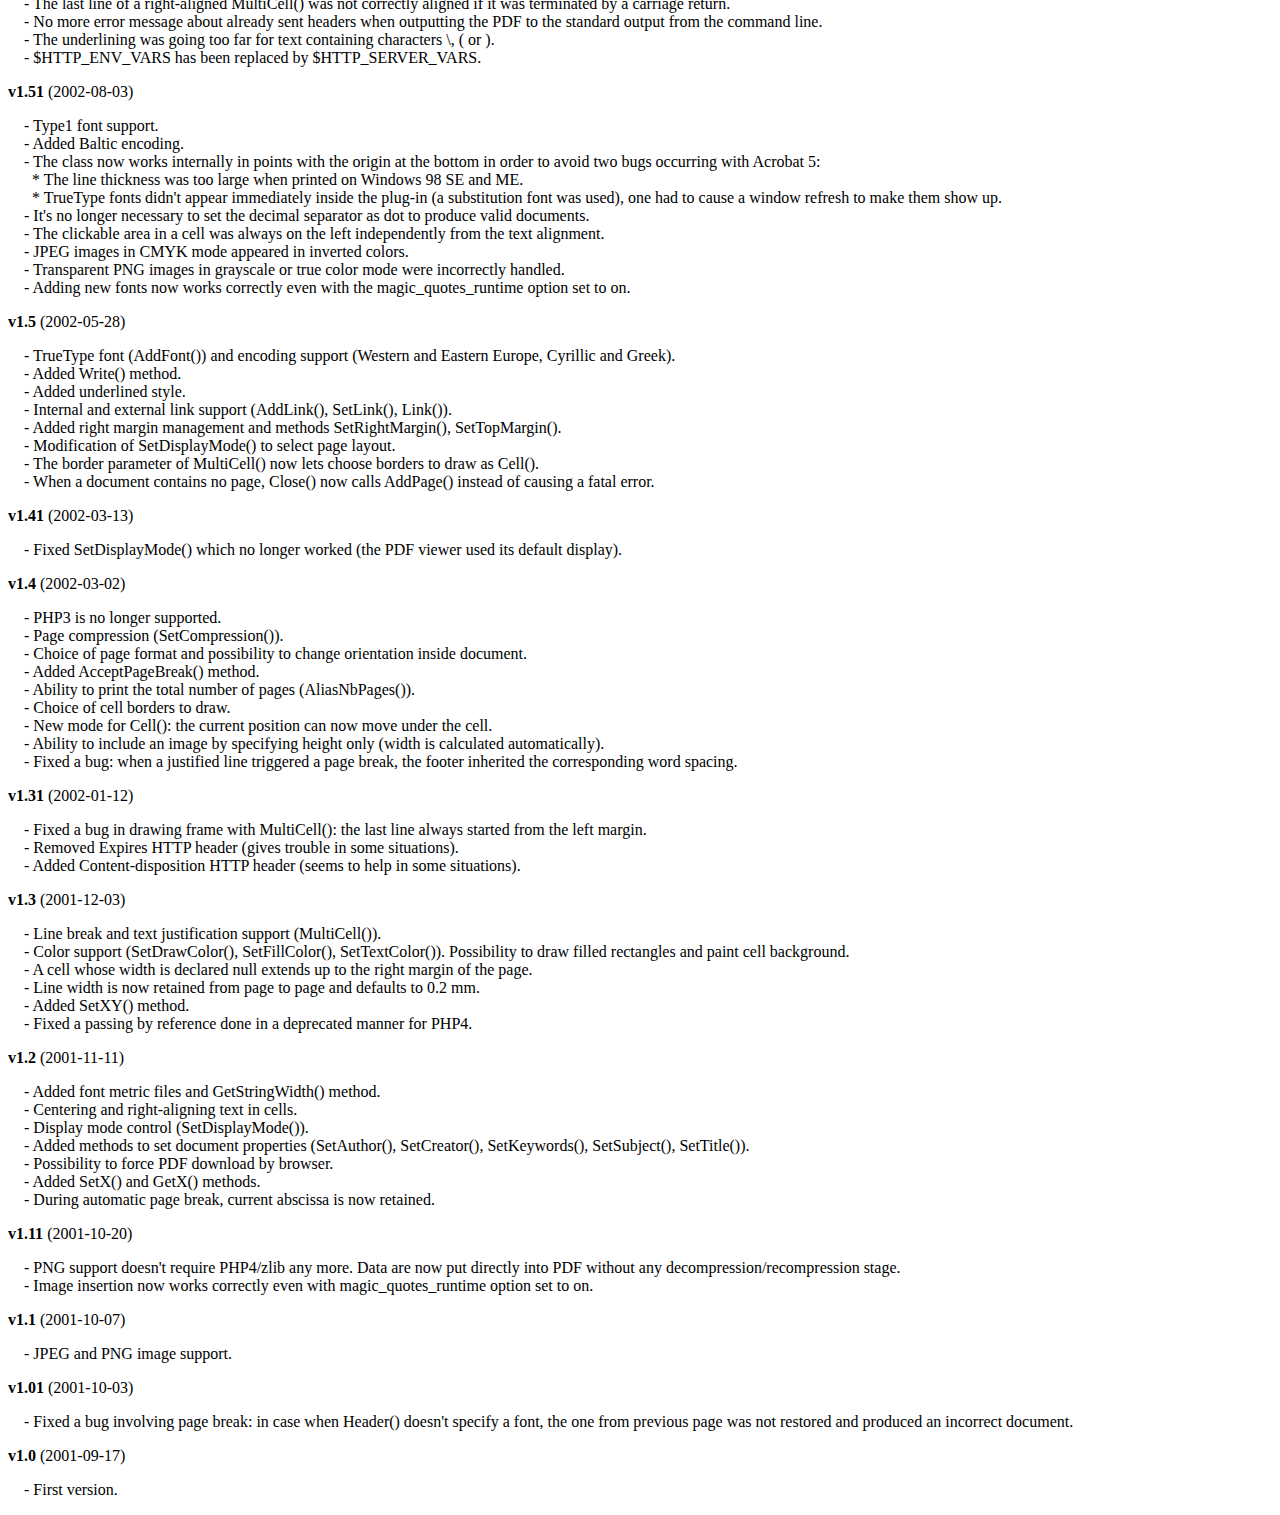
<file: assets/fpdf/changelog.htm>
<!DOCTYPE html PUBLIC "-//W3C//DTD HTML 4.01 Transitional//EN">
<html>
<head>
<meta http-equiv="Content-Type" content="text/html; charset=UTF-8">
<title>Changelog</title>
<link type="text/css" rel="stylesheet" href="fpdf.css">
<style type="text/css">
dd {margin:1em 0 1em 1em}
</style>
</head>
<body>
<h1>Changelog</h1>
<dl>
<dt><strong>v1.86</strong> (2023-06-25)</dt>
<dd>
- Added a parameter to AddFont() to specify the directory where to load the font definition file.<br>
- Fixed a bug related to the PDF creation date.<br>
</dd>
<dt><strong>v1.85</strong> (2022-11-10)</dt>
<dd>
- Removed deprecation notices on PHP 8.2.<br>
- Removed notices when passing null values instead of strings.<br>
- The FPDF_VERSION constant was replaced by a class constant.<br>
- The creation date of the PDF now includes the timezone.<br>
- The content-type is now always application/pdf, even for downloads.<br>
</dd>
<dt><strong>v1.84</strong> (2021-08-28)</dt>
<dd>
- Fixed an issue related to annotations.<br>
</dd>
<dt><strong>v1.83</strong> (2021-04-18)</dt>
<dd>
- Fixed an issue related to annotations.<br>
</dd>
<dt><strong>v1.82</strong> (2019-12-07)</dt>
<dd>
- Removed a deprecation notice on PHP 7.4.<br>
</dd>
<dt><strong>v1.81</strong> (2015-12-20)</dt>
<dd>
- Added GetPageWidth() and GetPageHeight().<br>
- Fixed a bug in SetXY().<br>
</dd>
<dt><strong>v1.8</strong> (2015-11-29)</dt>
<dd>
- PHP 5.1.0 or higher is now required.<br>
- The MakeFont utility now subsets fonts, which can greatly reduce font sizes.<br>
- Added ToUnicode CMaps to improve text extraction.<br>
- Added a parameter to AddPage() to rotate the page.<br>
- Added a parameter to SetY() to indicate whether the x position should be reset or not.<br>
- Added a parameter to Output() to specify the encoding of the name, and special characters are now properly encoded. Additionally the order of the first two parameters was reversed to be more logical (however the old order is still supported for compatibility).<br>
- The Error() method now throws an exception.<br>
- Adding contents before the first AddPage() or after Close() now raises an error.<br>
- Outputting text with no font selected now raises an error.<br>
</dd>
<dt><strong>v1.7</strong> (2011-06-18)</dt>
<dd>
- The MakeFont utility has been completely rewritten and doesn't depend on ttf2pt1 anymore.<br>
- Alpha channel is now supported for PNGs.<br>
- When inserting an image, it's now possible to specify its resolution.<br>
- Default resolution for images was increased from 72 to 96 dpi.<br>
- When inserting a GIF image, no temporary file is used anymore if the PHP version is 5.1 or higher.<br>
- When output buffering is enabled and the PDF is about to be sent, the buffer is now cleared if it contains only a UTF-8 BOM and/or whitespace (instead of throwing an error).<br>
- Symbol and ZapfDingbats fonts now support underline style.<br>
- Custom page sizes are now checked to ensure that width is smaller than height.<br>
- Standard font files were changed to use the same format as user fonts.<br>
- A bug in the embedding of Type1 fonts was fixed.<br>
- A bug related to SetDisplayMode() and the current locale was fixed.<br>
- A display issue occurring with the Adobe Reader X plug-in was fixed.<br>
- An issue related to transparency with some versions of Adobe Reader was fixed.<br>
- The Content-Length header was removed because it caused an issue when the HTTP server applies compression.<br>
</dd>
<dt><strong>v1.6</strong> (2008-08-03)</dt>
<dd>
- PHP 4.3.10 or higher is now required.<br>
- GIF image support.<br>
- Images can now trigger page breaks.<br>
- Possibility to have different page formats in a single document.<br>
- Document properties (author, creator, keywords, subject and title) can now be specified in UTF-8.<br>
- Fixed a bug: when a PNG was inserted through a URL, an error sometimes occurred.<br>
- An automatic page break in Header() doesn't cause an infinite loop any more.<br>
- Removed some warning messages appearing with recent PHP versions.<br>
- Added HTTP headers to reduce problems with IE.<br>
</dd>
<dt><strong>v1.53</strong> (2004-12-31)</dt>
<dd>
- When the font subdirectory is in the same directory as fpdf.php, it's no longer necessary to define the FPDF_FONTPATH constant.<br>
- The array $HTTP_SERVER_VARS is no longer used. It could cause trouble on PHP5-based configurations with the register_long_arrays option disabled.<br>
- Fixed a problem related to Type1 font embedding which caused trouble to some PDF processors.<br>
- The file name sent to the browser could not contain a space character.<br>
- The Cell() method could not print the number 0 (you had to pass the string '0').<br>
</dd>
<dt><strong>v1.52</strong> (2003-12-30)</dt>
<dd>
- Image() now displays the image at 72 dpi if no dimension is given.<br>
- Output() takes a string as second parameter to indicate destination.<br>
- Open() is now called automatically by AddPage().<br>
- Inserting remote JPEG images doesn't generate an error any longer.<br>
- Decimal separator is forced to dot in the constructor.<br>
- Added several encodings (Turkish, Thai, Hebrew, Ukrainian and Vietnamese).<br>
- The last line of a right-aligned MultiCell() was not correctly aligned if it was terminated by a carriage return.<br>
- No more error message about already sent headers when outputting the PDF to the standard output from the command line.<br>
- The underlining was going too far for text containing characters \, ( or ).<br>
- $HTTP_ENV_VARS has been replaced by $HTTP_SERVER_VARS.<br>
</dd>
<dt><strong>v1.51</strong> (2002-08-03)</dt>
<dd>
- Type1 font support.<br>
- Added Baltic encoding.<br>
- The class now works internally in points with the origin at the bottom in order to avoid two bugs occurring with Acrobat 5:<br>&nbsp;&nbsp;* The line thickness was too large when printed on Windows 98 SE and ME.<br>&nbsp;&nbsp;* TrueType fonts didn't appear immediately inside the plug-in (a substitution font was used), one had to cause a window refresh to make them show up.<br>
- It's no longer necessary to set the decimal separator as dot to produce valid documents.<br>
- The clickable area in a cell was always on the left independently from the text alignment.<br>
- JPEG images in CMYK mode appeared in inverted colors.<br>
- Transparent PNG images in grayscale or true color mode were incorrectly handled.<br>
- Adding new fonts now works correctly even with the magic_quotes_runtime option set to on.<br>
</dd>
<dt><strong>v1.5</strong> (2002-05-28)</dt>
<dd>
- TrueType font (AddFont()) and encoding support (Western and Eastern Europe, Cyrillic and Greek).<br>
- Added Write() method.<br>
- Added underlined style.<br>
- Internal and external link support (AddLink(), SetLink(), Link()).<br>
- Added right margin management and methods SetRightMargin(), SetTopMargin().<br>
- Modification of SetDisplayMode() to select page layout.<br>
- The border parameter of MultiCell() now lets choose borders to draw as Cell().<br>
- When a document contains no page, Close() now calls AddPage() instead of causing a fatal error.<br>
</dd>
<dt><strong>v1.41</strong> (2002-03-13)</dt>
<dd>
- Fixed SetDisplayMode() which no longer worked (the PDF viewer used its default display).<br>
</dd>
<dt><strong>v1.4</strong> (2002-03-02)</dt>
<dd>
- PHP3 is no longer supported.<br>
- Page compression (SetCompression()).<br>
- Choice of page format and possibility to change orientation inside document.<br>
- Added AcceptPageBreak() method.<br>
- Ability to print the total number of pages (AliasNbPages()).<br>
- Choice of cell borders to draw.<br>
- New mode for Cell(): the current position can now move under the cell.<br>
- Ability to include an image by specifying height only (width is calculated automatically).<br>
- Fixed a bug: when a justified line triggered a page break, the footer inherited the corresponding word spacing.<br>
</dd>
<dt><strong>v1.31</strong> (2002-01-12)</dt>
<dd>
- Fixed a bug in drawing frame with MultiCell(): the last line always started from the left margin.<br>
- Removed Expires HTTP header (gives trouble in some situations).<br>
- Added Content-disposition HTTP header (seems to help in some situations).<br>
</dd>
<dt><strong>v1.3</strong> (2001-12-03)</dt>
<dd>
- Line break and text justification support (MultiCell()).<br>
- Color support (SetDrawColor(), SetFillColor(), SetTextColor()). Possibility to draw filled rectangles and paint cell background.<br>
- A cell whose width is declared null extends up to the right margin of the page.<br>
- Line width is now retained from page to page and defaults to 0.2 mm.<br>
- Added SetXY() method.<br>
- Fixed a passing by reference done in a deprecated manner for PHP4.<br>
</dd>
<dt><strong>v1.2</strong> (2001-11-11)</dt>
<dd>
- Added font metric files and GetStringWidth() method.<br>
- Centering and right-aligning text in cells.<br>
- Display mode control (SetDisplayMode()).<br>
- Added methods to set document properties (SetAuthor(), SetCreator(), SetKeywords(), SetSubject(), SetTitle()).<br>
- Possibility to force PDF download by browser.<br>
- Added SetX() and GetX() methods.<br>
- During automatic page break, current abscissa is now retained.<br>
</dd>
<dt><strong>v1.11</strong> (2001-10-20)</dt>
<dd>
- PNG support doesn't require PHP4/zlib any more. Data are now put directly into PDF without any decompression/recompression stage.<br>
- Image insertion now works correctly even with magic_quotes_runtime option set to on.<br>
</dd>
<dt><strong>v1.1</strong> (2001-10-07)</dt>
<dd>
- JPEG and PNG image support.<br>
</dd>
<dt><strong>v1.01</strong> (2001-10-03)</dt>
<dd>
- Fixed a bug involving page break: in case when Header() doesn't specify a font, the one from previous page was not restored and produced an incorrect document.<br>
</dd>
<dt><strong>v1.0</strong> (2001-09-17)</dt>
<dd>
- First version.<br>
</dd>
</dl>
</body>
</html>
</file>
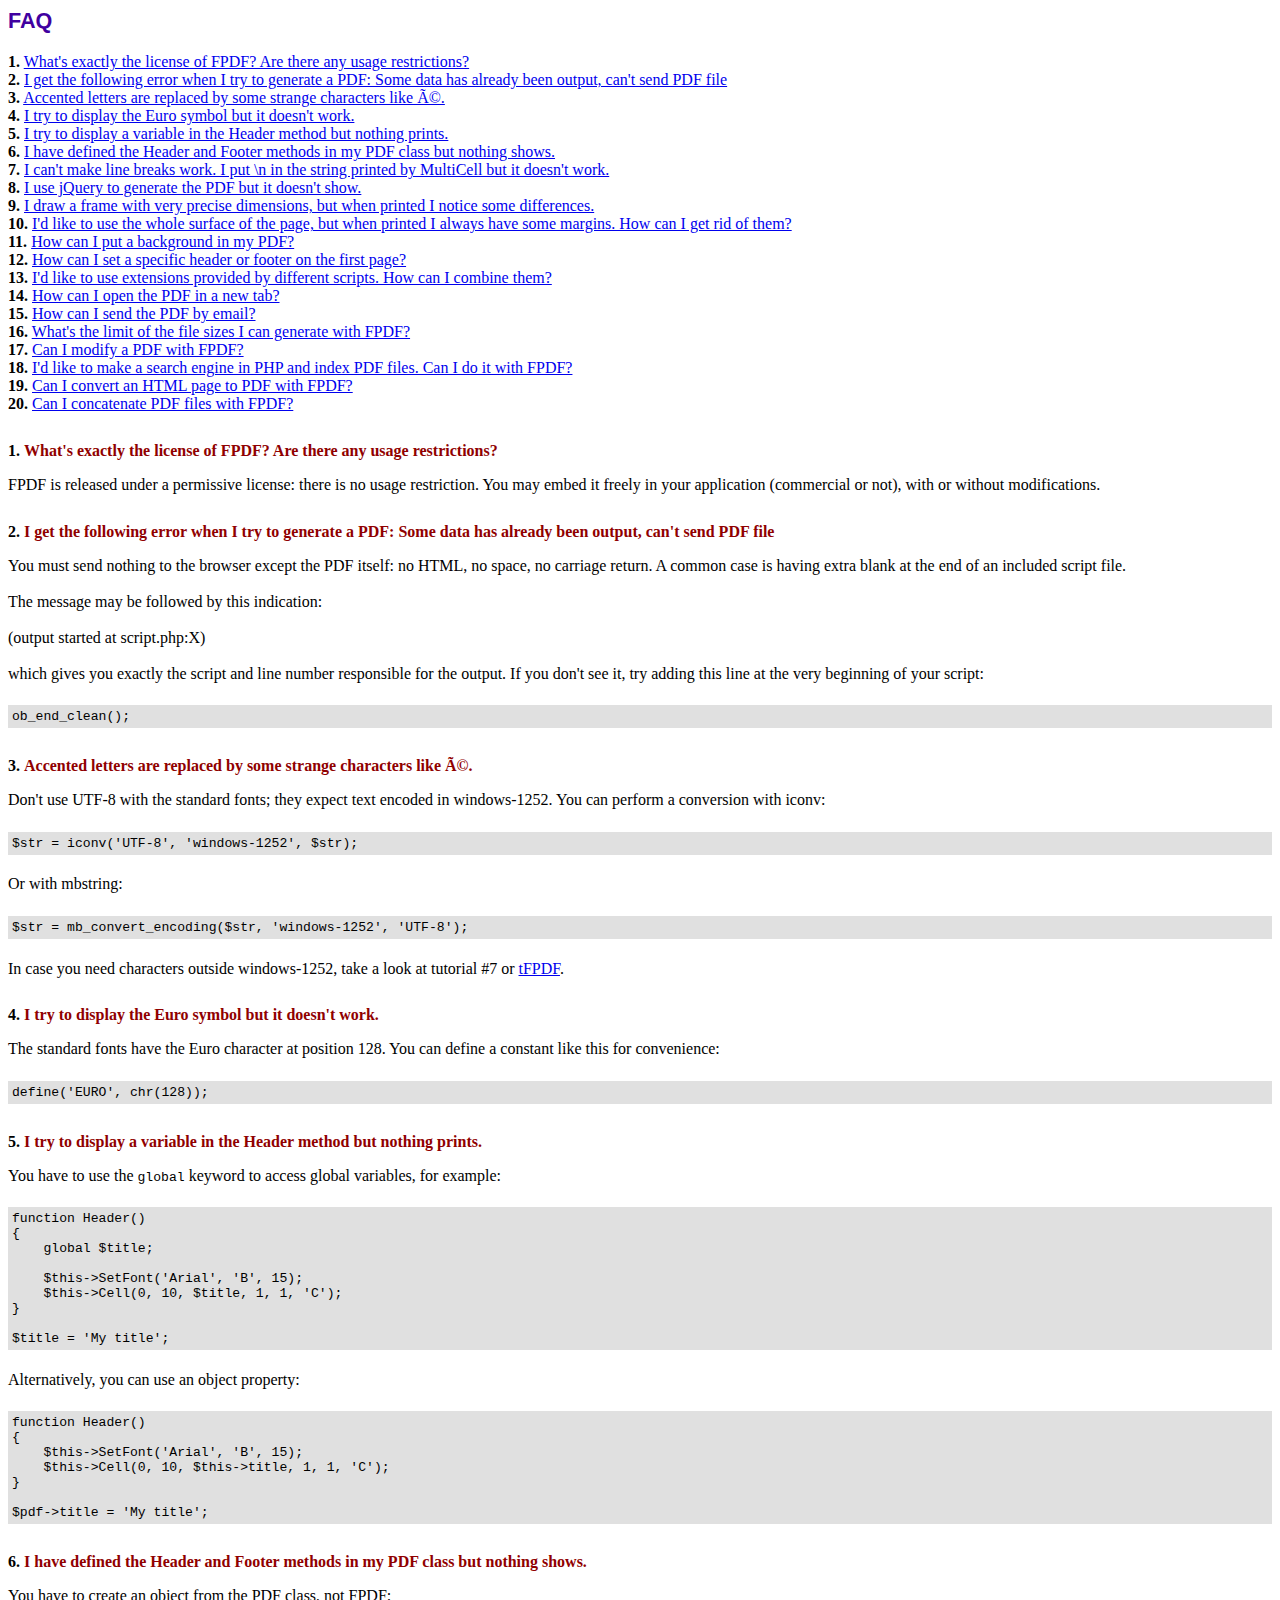
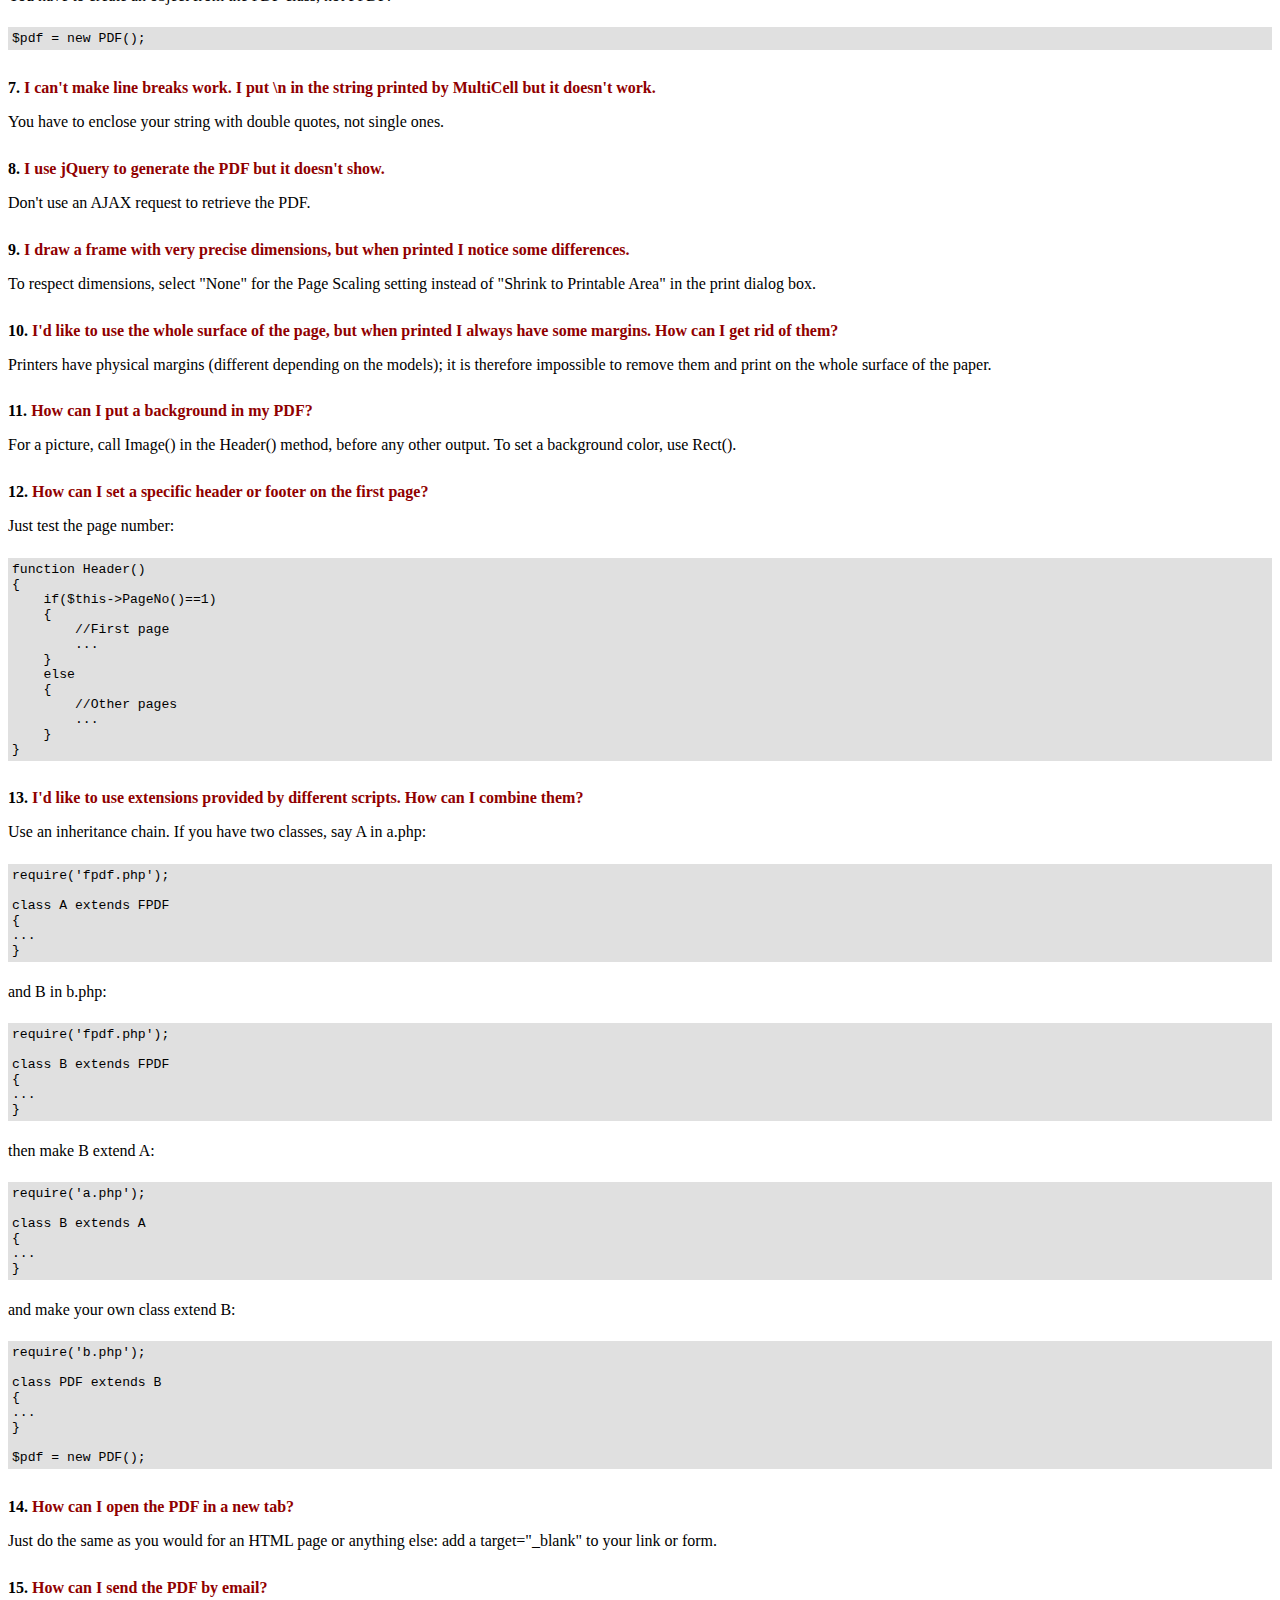
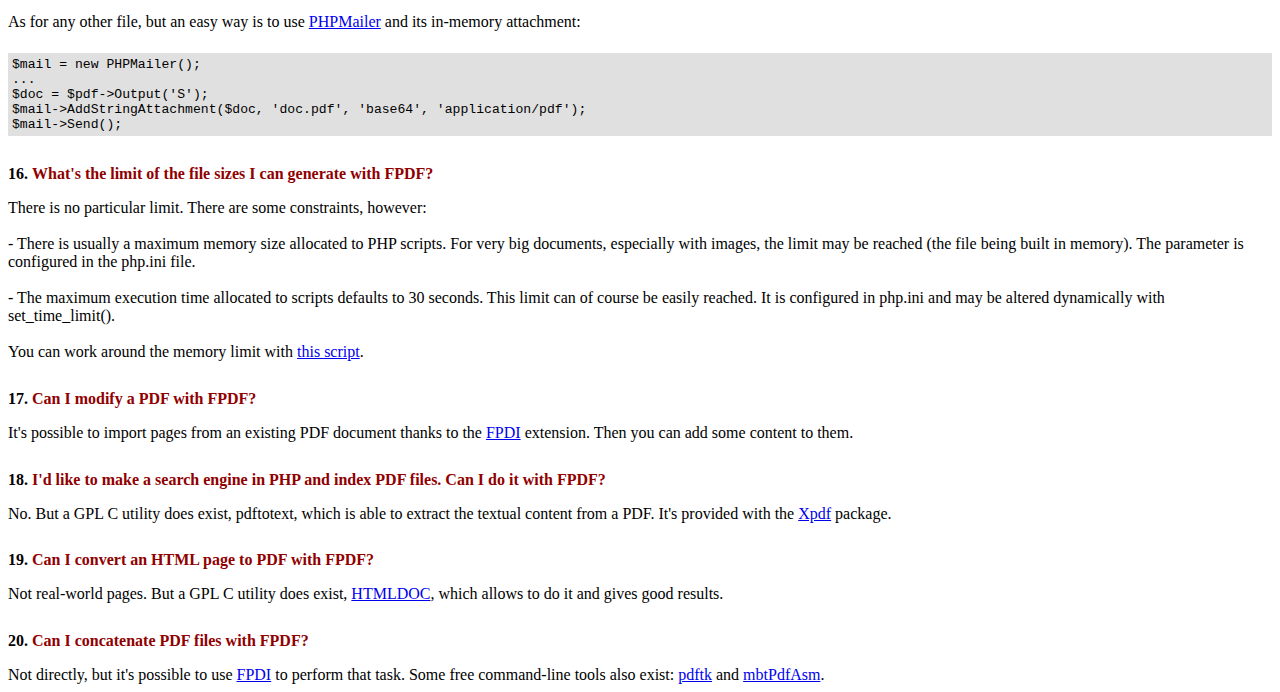
<file: assets/fpdf/FAQ.htm>
<!DOCTYPE html PUBLIC "-//W3C//DTD HTML 4.01 Transitional//EN">
<html>
<head>
<meta http-equiv="Content-Type" content="text/html; charset=UTF-8">
<title>FAQ</title>
<link type="text/css" rel="stylesheet" href="fpdf.css">
<style type="text/css">
ul {list-style-type:none; margin:0; padding:0}
ul#answers li {margin-top:1.8em}
.question {font-weight:bold; color:#900000}
</style>
</head>
<body>
<h1>FAQ</h1>
<ul>
<li><b>1.</b> <a href='#q1'>What's exactly the license of FPDF? Are there any usage restrictions?</a></li>
<li><b>2.</b> <a href='#q2'>I get the following error when I try to generate a PDF: Some data has already been output, can't send PDF file</a></li>
<li><b>3.</b> <a href='#q3'>Accented letters are replaced by some strange characters like Ã©.</a></li>
<li><b>4.</b> <a href='#q4'>I try to display the Euro symbol but it doesn't work.</a></li>
<li><b>5.</b> <a href='#q5'>I try to display a variable in the Header method but nothing prints.</a></li>
<li><b>6.</b> <a href='#q6'>I have defined the Header and Footer methods in my PDF class but nothing shows.</a></li>
<li><b>7.</b> <a href='#q7'>I can't make line breaks work. I put \n in the string printed by MultiCell but it doesn't work.</a></li>
<li><b>8.</b> <a href='#q8'>I use jQuery to generate the PDF but it doesn't show.</a></li>
<li><b>9.</b> <a href='#q9'>I draw a frame with very precise dimensions, but when printed I notice some differences.</a></li>
<li><b>10.</b> <a href='#q10'>I'd like to use the whole surface of the page, but when printed I always have some margins. How can I get rid of them?</a></li>
<li><b>11.</b> <a href='#q11'>How can I put a background in my PDF?</a></li>
<li><b>12.</b> <a href='#q12'>How can I set a specific header or footer on the first page?</a></li>
<li><b>13.</b> <a href='#q13'>I'd like to use extensions provided by different scripts. How can I combine them?</a></li>
<li><b>14.</b> <a href='#q14'>How can I open the PDF in a new tab?</a></li>
<li><b>15.</b> <a href='#q15'>How can I send the PDF by email?</a></li>
<li><b>16.</b> <a href='#q16'>What's the limit of the file sizes I can generate with FPDF?</a></li>
<li><b>17.</b> <a href='#q17'>Can I modify a PDF with FPDF?</a></li>
<li><b>18.</b> <a href='#q18'>I'd like to make a search engine in PHP and index PDF files. Can I do it with FPDF?</a></li>
<li><b>19.</b> <a href='#q19'>Can I convert an HTML page to PDF with FPDF?</a></li>
<li><b>20.</b> <a href='#q20'>Can I concatenate PDF files with FPDF?</a></li>
</ul>

<ul id='answers'>
<li id='q1'>
<p><b>1.</b> <span class='question'>What's exactly the license of FPDF? Are there any usage restrictions?</span></p>
FPDF is released under a permissive license: there is no usage restriction. You may embed it
freely in your application (commercial or not), with or without modifications.
</li>

<li id='q2'>
<p><b>2.</b> <span class='question'>I get the following error when I try to generate a PDF: Some data has already been output, can't send PDF file</span></p>
You must send nothing to the browser except the PDF itself: no HTML, no space, no carriage return. A common
case is having extra blank at the end of an included script file.<br>
<br>
The message may be followed by this indication:<br>
<br>
(output started at script.php:X)<br>
<br>
which gives you exactly the script and line number responsible for the output. If you don't see it,
try adding this line at the very beginning of your script:
<div class="doc-source">
<pre><code>ob_end_clean();</code></pre>
</div>
</li>

<li id='q3'>
<p><b>3.</b> <span class='question'>Accented letters are replaced by some strange characters like Ã©.</span></p>
Don't use UTF-8 with the standard fonts; they expect text encoded in windows-1252.
You can perform a conversion with iconv:
<div class="doc-source">
<pre><code>$str = iconv('UTF-8', 'windows-1252', $str);</code></pre>
</div>
Or with mbstring:
<div class="doc-source">
<pre><code>$str = mb_convert_encoding($str, 'windows-1252', 'UTF-8');</code></pre>
</div>
In case you need characters outside windows-1252, take a look at tutorial #7 or
<a href="http://www.fpdf.org/?go=script&amp;id=92" target="_blank">tFPDF</a>.
</li>

<li id='q4'>
<p><b>4.</b> <span class='question'>I try to display the Euro symbol but it doesn't work.</span></p>
The standard fonts have the Euro character at position 128. You can define a constant like this
for convenience:
<div class="doc-source">
<pre><code>define('EURO', chr(128));</code></pre>
</div>
</li>

<li id='q5'>
<p><b>5.</b> <span class='question'>I try to display a variable in the Header method but nothing prints.</span></p>
You have to use the <code>global</code> keyword to access global variables, for example:
<div class="doc-source">
<pre><code>function Header()
{
    global $title;

    $this-&gt;SetFont('Arial', 'B', 15);
    $this-&gt;Cell(0, 10, $title, 1, 1, 'C');
}

$title = 'My title';</code></pre>
</div>
Alternatively, you can use an object property:
<div class="doc-source">
<pre><code>function Header()
{
    $this-&gt;SetFont('Arial', 'B', 15);
    $this-&gt;Cell(0, 10, $this-&gt;title, 1, 1, 'C');
}

$pdf-&gt;title = 'My title';</code></pre>
</div>
</li>

<li id='q6'>
<p><b>6.</b> <span class='question'>I have defined the Header and Footer methods in my PDF class but nothing shows.</span></p>
You have to create an object from the PDF class, not FPDF:
<div class="doc-source">
<pre><code>$pdf = new PDF();</code></pre>
</div>
</li>

<li id='q7'>
<p><b>7.</b> <span class='question'>I can't make line breaks work. I put \n in the string printed by MultiCell but it doesn't work.</span></p>
You have to enclose your string with double quotes, not single ones.
</li>

<li id='q8'>
<p><b>8.</b> <span class='question'>I use jQuery to generate the PDF but it doesn't show.</span></p>
Don't use an AJAX request to retrieve the PDF.
</li>

<li id='q9'>
<p><b>9.</b> <span class='question'>I draw a frame with very precise dimensions, but when printed I notice some differences.</span></p>
To respect dimensions, select "None" for the Page Scaling setting instead of "Shrink to Printable Area" in the print dialog box.
</li>

<li id='q10'>
<p><b>10.</b> <span class='question'>I'd like to use the whole surface of the page, but when printed I always have some margins. How can I get rid of them?</span></p>
Printers have physical margins (different depending on the models); it is therefore impossible to remove
them and print on the whole surface of the paper.
</li>

<li id='q11'>
<p><b>11.</b> <span class='question'>How can I put a background in my PDF?</span></p>
For a picture, call Image() in the Header() method, before any other output. To set a background color, use Rect().
</li>

<li id='q12'>
<p><b>12.</b> <span class='question'>How can I set a specific header or footer on the first page?</span></p>
Just test the page number:
<div class="doc-source">
<pre><code>function Header()
{
    if($this-&gt;PageNo()==1)
    {
        //First page
        ...
    }
    else
    {
        //Other pages
        ...
    }
}</code></pre>
</div>
</li>

<li id='q13'>
<p><b>13.</b> <span class='question'>I'd like to use extensions provided by different scripts. How can I combine them?</span></p>
Use an inheritance chain. If you have two classes, say A in a.php:
<div class="doc-source">
<pre><code>require('fpdf.php');

class A extends FPDF
{
...
}</code></pre>
</div>
and B in b.php:
<div class="doc-source">
<pre><code>require('fpdf.php');

class B extends FPDF
{
...
}</code></pre>
</div>
then make B extend A:
<div class="doc-source">
<pre><code>require('a.php');

class B extends A
{
...
}</code></pre>
</div>
and make your own class extend B:
<div class="doc-source">
<pre><code>require('b.php');

class PDF extends B
{
...
}

$pdf = new PDF();</code></pre>
</div>
</li>

<li id='q14'>
<p><b>14.</b> <span class='question'>How can I open the PDF in a new tab?</span></p>
Just do the same as you would for an HTML page or anything else: add a target="_blank" to your link or form.
</li>

<li id='q15'>
<p><b>15.</b> <span class='question'>How can I send the PDF by email?</span></p>
As for any other file, but an easy way is to use <a href="https://github.com/PHPMailer/PHPMailer" target="_blank">PHPMailer</a> and
its in-memory attachment:
<div class="doc-source">
<pre><code>$mail = new PHPMailer();
...
$doc = $pdf-&gt;Output('S');
$mail-&gt;AddStringAttachment($doc, 'doc.pdf', 'base64', 'application/pdf');
$mail-&gt;Send();</code></pre>
</div>
</li>

<li id='q16'>
<p><b>16.</b> <span class='question'>What's the limit of the file sizes I can generate with FPDF?</span></p>
There is no particular limit. There are some constraints, however:
<br>
<br>
- There is usually a maximum memory size allocated to PHP scripts. For very big documents,
especially with images, the limit may be reached (the file being built in memory). The
parameter is configured in the php.ini file.
<br>
<br>
- The maximum execution time allocated to scripts defaults to 30 seconds. This limit can of course
be easily reached. It is configured in php.ini and may be altered dynamically with set_time_limit().
<br>
<br>
You can work around the memory limit with <a href="http://www.fpdf.org/?go=script&amp;id=76" target="_blank">this script</a>.
</li>

<li id='q17'>
<p><b>17.</b> <span class='question'>Can I modify a PDF with FPDF?</span></p>
It's possible to import pages from an existing PDF document thanks to the
<a href="https://www.setasign.com/products/fpdi/about/" target="_blank">FPDI</a> extension.
Then you can add some content to them.
</li>

<li id='q18'>
<p><b>18.</b> <span class='question'>I'd like to make a search engine in PHP and index PDF files. Can I do it with FPDF?</span></p>
No. But a GPL C utility does exist, pdftotext, which is able to extract the textual content from a PDF.
It's provided with the <a href="https://www.xpdfreader.com" target="_blank">Xpdf</a> package.
</li>

<li id='q19'>
<p><b>19.</b> <span class='question'>Can I convert an HTML page to PDF with FPDF?</span></p>
Not real-world pages. But a GPL C utility does exist, <a href="https://www.msweet.org/htmldoc/" target="_blank">HTMLDOC</a>,
which allows to do it and gives good results.
</li>

<li id='q20'>
<p><b>20.</b> <span class='question'>Can I concatenate PDF files with FPDF?</span></p>
Not directly, but it's possible to use <a href="https://www.setasign.com/products/fpdi/demos/concatenate-fake/" target="_blank">FPDI</a>
to perform that task. Some free command-line tools also exist:
<a href="https://www.pdflabs.com/tools/pdftk-the-pdf-toolkit/" target="_blank">pdftk</a> and
<a href="http://thierry.schmit.free.fr/spip/spip.php?article15" target="_blank">mbtPdfAsm</a>.
</li>
</ul>
</body>
</html>
</file>
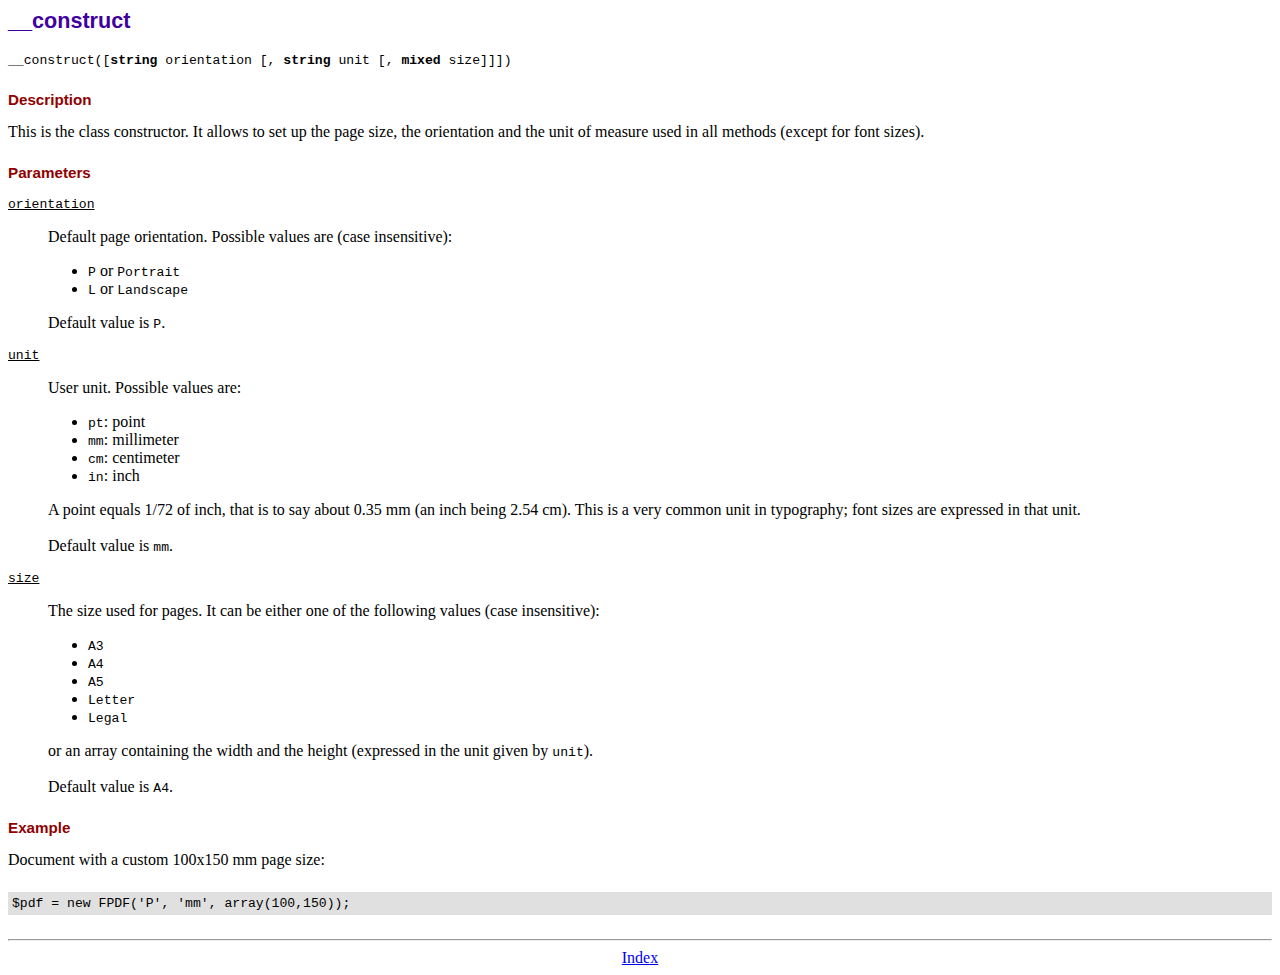
<file: assets/fpdf/doc/__construct.htm>
<!DOCTYPE html PUBLIC "-//W3C//DTD HTML 4.01 Transitional//EN">
<html>
<head>
<meta http-equiv="Content-Type" content="text/html; charset=UTF-8">
<title>__construct</title>
<link type="text/css" rel="stylesheet" href="../fpdf.css">
</head>
<body>
<h1>__construct</h1>
<code>__construct([<b>string</b> orientation [, <b>string</b> unit [, <b>mixed</b> size]]])</code>
<h2>Description</h2>
This is the class constructor. It allows to set up the page size, the orientation and the
unit of measure used in all methods (except for font sizes).
<h2>Parameters</h2>
<dl class="param">
<dt><code>orientation</code></dt>
<dd>
Default page orientation. Possible values are (case insensitive):
<ul>
<li><code>P</code> or <code>Portrait</code></li>
<li><code>L</code> or <code>Landscape</code></li>
</ul>
Default value is <code>P</code>.
</dd>
<dt><code>unit</code></dt>
<dd>
User unit. Possible values are:
<ul>
<li><code>pt</code>: point</li>
<li><code>mm</code>: millimeter</li>
<li><code>cm</code>: centimeter</li>
<li><code>in</code>: inch</li>
</ul>
A point equals 1/72 of inch, that is to say about 0.35 mm (an inch being 2.54 cm). This
is a very common unit in typography; font sizes are expressed in that unit.
<br>
<br>
Default value is <code>mm</code>.
</dd>
<dt><code>size</code></dt>
<dd>
The size used for pages. It can be either one of the following values (case insensitive):
<ul>
<li><code>A3</code></li>
<li><code>A4</code></li>
<li><code>A5</code></li>
<li><code>Letter</code></li>
<li><code>Legal</code></li>
</ul>
or an array containing the width and the height (expressed in the unit given by <code>unit</code>).<br>
<br>
Default value is <code>A4</code>.
</dd>
</dl>
<h2>Example</h2>
Document with a custom 100x150 mm page size:
<div class="doc-source">
<pre><code>$pdf = new FPDF('P', 'mm', array(100,150));</code></pre>
</div>
<hr style="margin-top:1.5em">
<div style="text-align:center"><a href="index.htm">Index</a></div>
</body>
</html>
</file>
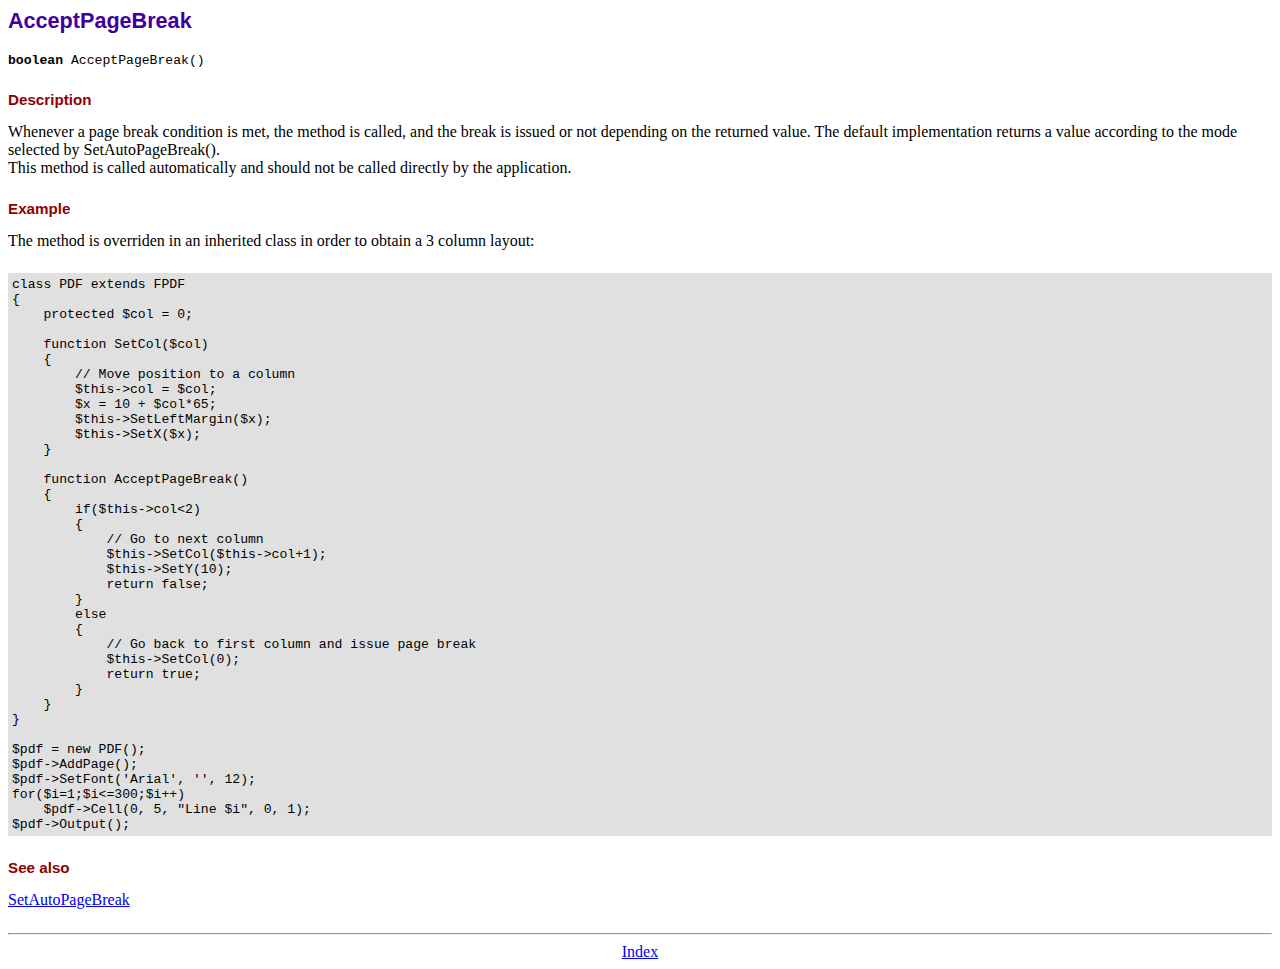
<file: assets/fpdf/doc/acceptpagebreak.htm>
<!DOCTYPE html PUBLIC "-//W3C//DTD HTML 4.01 Transitional//EN">
<html>
<head>
<meta http-equiv="Content-Type" content="text/html; charset=UTF-8">
<title>AcceptPageBreak</title>
<link type="text/css" rel="stylesheet" href="../fpdf.css">
</head>
<body>
<h1>AcceptPageBreak</h1>
<code><b>boolean</b> AcceptPageBreak()</code>
<h2>Description</h2>
Whenever a page break condition is met, the method is called, and the break is issued or not
depending on the returned value. The default implementation returns a value according to the
mode selected by SetAutoPageBreak().
<br>
This method is called automatically and should not be called directly by the application.
<h2>Example</h2>
The method is overriden in an inherited class in order to obtain a 3 column layout:
<div class="doc-source">
<pre><code>class PDF extends FPDF
{
    protected $col = 0;

    function SetCol($col)
    {
        // Move position to a column
        $this-&gt;col = $col;
        $x = 10 + $col*65;
        $this-&gt;SetLeftMargin($x);
        $this-&gt;SetX($x);
    }

    function AcceptPageBreak()
    {
        if($this-&gt;col&lt;2)
        {
            // Go to next column
            $this-&gt;SetCol($this-&gt;col+1);
            $this-&gt;SetY(10);
            return false;
        }
        else
        {
            // Go back to first column and issue page break
            $this-&gt;SetCol(0);
            return true;
        }
    }
}

$pdf = new PDF();
$pdf-&gt;AddPage();
$pdf-&gt;SetFont('Arial', '', 12);
for($i=1;$i&lt;=300;$i++)
    $pdf-&gt;Cell(0, 5, "Line $i", 0, 1);
$pdf-&gt;Output();</code></pre>
</div>
<h2>See also</h2>
<a href="setautopagebreak.htm">SetAutoPageBreak</a>
<hr style="margin-top:1.5em">
<div style="text-align:center"><a href="index.htm">Index</a></div>
</body>
</html>
</file>
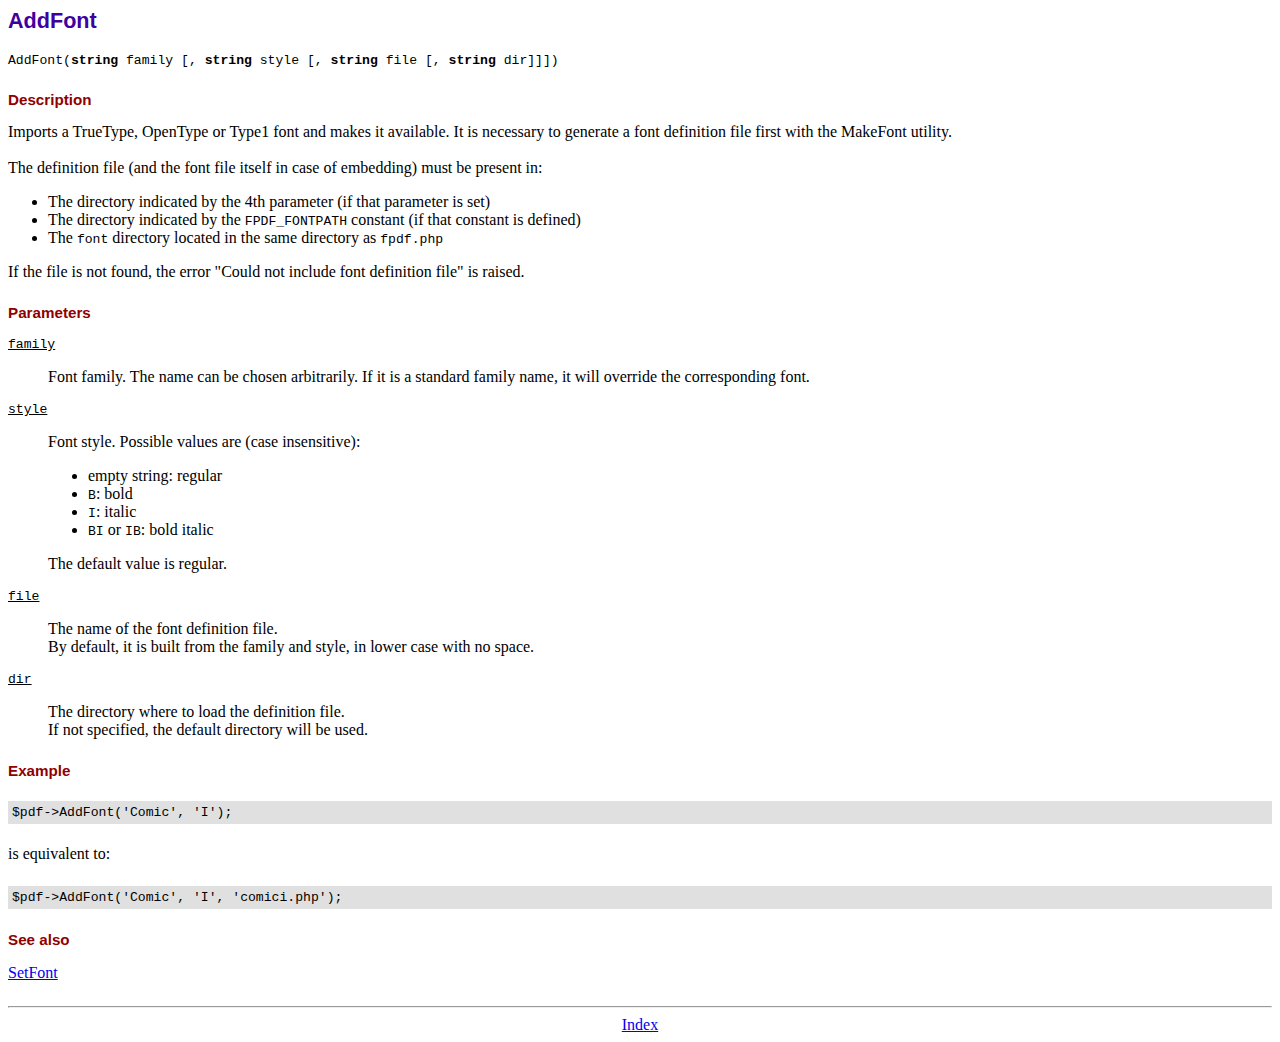
<file: assets/fpdf/doc/addfont.htm>
<!DOCTYPE html PUBLIC "-//W3C//DTD HTML 4.01 Transitional//EN">
<html>
<head>
<meta http-equiv="Content-Type" content="text/html; charset=UTF-8">
<title>AddFont</title>
<link type="text/css" rel="stylesheet" href="../fpdf.css">
</head>
<body>
<h1>AddFont</h1>
<code>AddFont(<b>string</b> family [, <b>string</b> style [, <b>string</b> file [, <b>string</b> dir]]])</code>
<h2>Description</h2>
Imports a TrueType, OpenType or Type1 font and makes it available. It is necessary to generate a font
definition file first with the MakeFont utility.
<br>
<br>
The definition file (and the font file itself in case of embedding) must be present in:
<ul>
<li>The directory indicated by the 4th parameter (if that parameter is set)</li>
<li>The directory indicated by the <code>FPDF_FONTPATH</code> constant (if that constant is defined)</li>
<li>The <code>font</code> directory located in the same directory as <code>fpdf.php</code></li>
</ul>
If the file is not found, the error "Could not include font definition file" is raised.
<h2>Parameters</h2>
<dl class="param">
<dt><code>family</code></dt>
<dd>
Font family. The name can be chosen arbitrarily. If it is a standard family name, it will
override the corresponding font.
</dd>
<dt><code>style</code></dt>
<dd>
Font style. Possible values are (case insensitive):
<ul>
<li>empty string: regular</li>
<li><code>B</code>: bold</li>
<li><code>I</code>: italic</li>
<li><code>BI</code> or <code>IB</code>: bold italic</li>
</ul>
The default value is regular.
</dd>
<dt><code>file</code></dt>
<dd>
The name of the font definition file.
<br>
By default, it is built from the family and style, in lower case with no space.
</dd>
<dt><code>dir</code></dt>
<dd>
The directory where to load the definition file.
<br>
If not specified, the default directory will be used.
</dd>
</dl>
<h2>Example</h2>
<div class="doc-source">
<pre><code>$pdf-&gt;AddFont('Comic', 'I');</code></pre>
</div>
is equivalent to:
<div class="doc-source">
<pre><code>$pdf-&gt;AddFont('Comic', 'I', 'comici.php');</code></pre>
</div>
<h2>See also</h2>
<a href="setfont.htm">SetFont</a>
<hr style="margin-top:1.5em">
<div style="text-align:center"><a href="index.htm">Index</a></div>
</body>
</html>
</file>
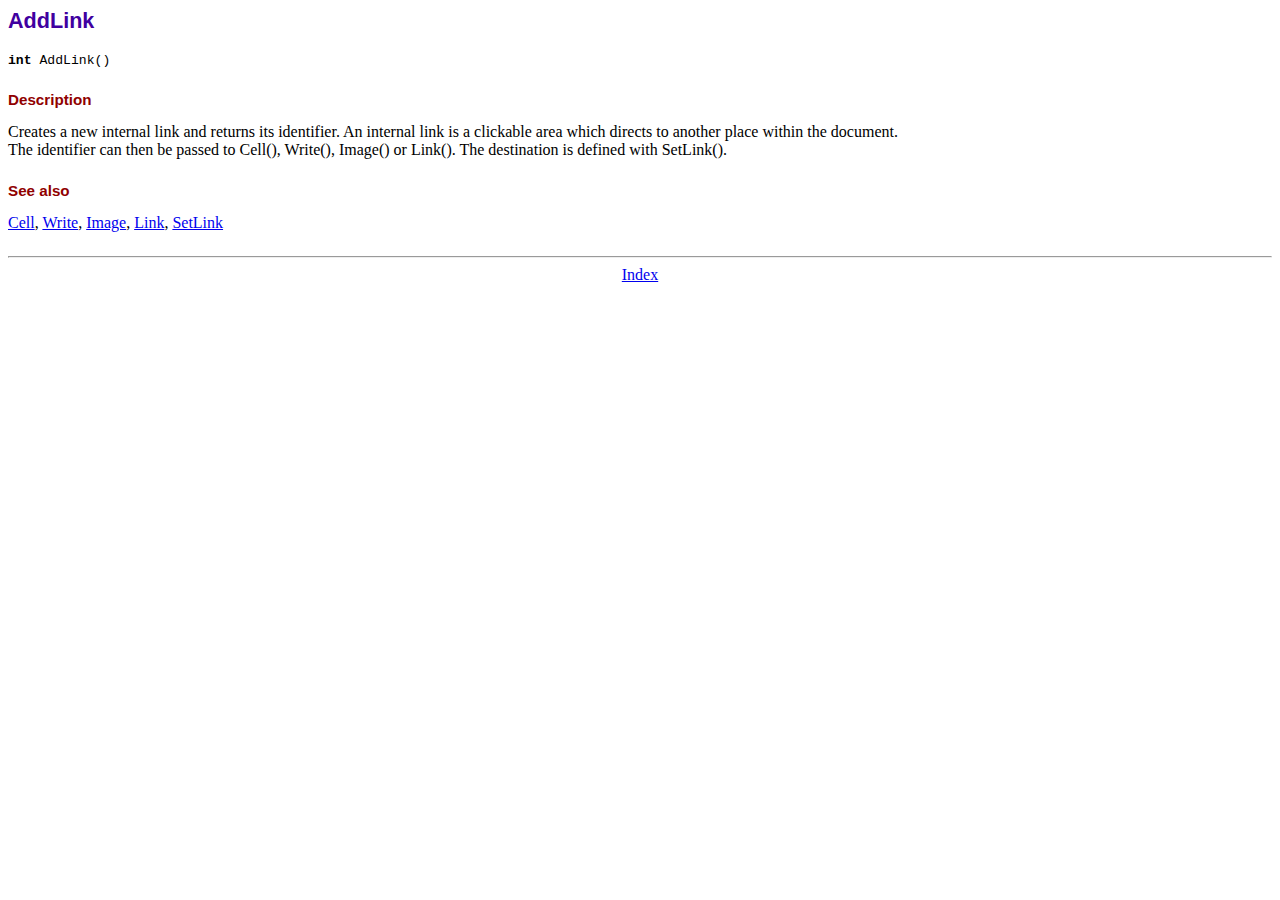
<file: assets/fpdf/doc/addlink.htm>
<!DOCTYPE html PUBLIC "-//W3C//DTD HTML 4.01 Transitional//EN">
<html>
<head>
<meta http-equiv="Content-Type" content="text/html; charset=UTF-8">
<title>AddLink</title>
<link type="text/css" rel="stylesheet" href="../fpdf.css">
</head>
<body>
<h1>AddLink</h1>
<code><b>int</b> AddLink()</code>
<h2>Description</h2>
Creates a new internal link and returns its identifier. An internal link is a clickable area
which directs to another place within the document.
<br>
The identifier can then be passed to Cell(), Write(), Image() or Link(). The destination is
defined with SetLink().
<h2>See also</h2>
<a href="cell.htm">Cell</a>,
<a href="write.htm">Write</a>,
<a href="image.htm">Image</a>,
<a href="link.htm">Link</a>,
<a href="setlink.htm">SetLink</a>
<hr style="margin-top:1.5em">
<div style="text-align:center"><a href="index.htm">Index</a></div>
</body>
</html>
</file>
<file: assets/fpdf/fpdf.css>
body {font-family:"Times New Roman",serif}
h1 {font:bold 135% Arial,sans-serif; color:#4000A0; margin-bottom:0.9em}
h2 {font:bold 95% Arial,sans-serif; color:#900000; margin-top:1.5em; margin-bottom:1em}
dl.param dt {text-decoration:underline}
dl.param dd {margin-top:1em; margin-bottom:1em}
dl.param ul {margin-top:1em; margin-bottom:1em}
tt, code, kbd {font-family:"Courier New",Courier,monospace; font-size:82%}
div.source {margin-top:1.4em; margin-bottom:1.3em}
div.source pre {display:table; border:1px solid #24246A; width:100%; margin:0em; font-family:inherit; font-size:100%}
div.source code {display:block; border:1px solid #C5C5EC; background-color:#F0F5FF; padding:6px; color:#000000}
div.doc-source {margin-top:1.4em; margin-bottom:1.3em}
div.doc-source pre {display:table; width:100%; margin:0em; font-family:inherit; font-size:100%}
div.doc-source code {display:block; background-color:#E0E0E0; padding:4px}
.kw {color:#000080; font-weight:bold}
.str {color:#CC0000}
.cmt {color:#008000}
p.demo {text-align:center; margin-top:-0.9em}
a.demo {text-decoration:none; font-weight:bold; color:#0000CC}
a.demo:link {text-decoration:none; font-weight:bold; color:#0000CC}
a.demo:hover {text-decoration:none; font-weight:bold; color:#0000FF}
a.demo:active {text-decoration:none; font-weight:bold; color:#0000FF}
</file>
<file: assets/customcss/style.css>
@import url('https://fonts.googleapis.com/css2?family=Fira+Sans+Condensed:wght@400;500;600;700;800&display=swap');
* {
    margin: 0px;
    padding: 0px;
    font-family: 'Fira Sans Condensed', sans-serif;
}

body {
    overflow-x: hidden;
}

ul.menu {
    list-style: none;
}

ul.menu>li {
    display: inline-block;
    margin: 0px 5px;
}


/* ------------------------
		Header 
-------------------------- */

.logo>img {
    width: 60%;
}

.logo {
    line-height: 88px;
}

ul.menu {
    text-align: right;
    margin-bottom: 0px;
    padding-left: 0px;
    list-style: none;
}

.header-area {
    height: 88px;
    background: #fff;
}

ul.menu>li>a {
    line-height: 88px;
    text-decoration: none;
    color: #798490;
    font-size: 17px;
    letter-spacing: 0.4px;
    transition: 0.6s;
    margin: 0px 5px;
}

ul.menu>li>a:hover {
    color: #004187 !important;
    font-weight: bold;
    transition: 0.3s;
}

ul>li>a.order-btn {
    font-size: 15px;
    padding: 14px 28px;
    background: linear-gradient(to right, #005c97, #363795);
    color: #ffffff;
    border-radius: 50;
    font-weight: 500;
    margin-right: -5px;
    transition: 0.3s;
}

ul>li>button.order-btn {
    font-size: 15px;
    padding: 14px 20px;
    background: linear-gradient(to right, #005c97, #363795);
    color: #ffffff;
    border-radius: 50;
    font-weight: 500;
    margin-right: -5px;
    transition: 0.3s;
}

button.order-btn {
    border: none;
    outline: none;
    border-radius: 100px;
    width: 130px;
}

ul>li>a.order-btn:hover {
    color: white !important;
    letter-spacing: 0.6px;
}

a.order-btn {
    font-size: 14px;
    padding: 14px 20px;
    background: #fff;
    color: #004187;
    border-radius: 50px;
}

.text-center {
    text-align: center;
}


/* --------------------------
		Banner Section
------------------------------ */

.main-hero-section {
    overflow-x: hidden;
    background-image: url('../img/banner-01.png');
    background-repeat: no-repeat;
    background-size: cover;
    height: 830px;
    width: 100%;
    position: relative;
    overflow-y: hidden;
    z-index: 1;
}

.main-hero-section::after {
    content: '';
    width: 100%;
    height: 100%;
    position: absolute;
    top: 0;
    left: 0;
    z-index: -1;
    background: linear-gradient(90deg, rgb(10 10 10 / 35%) 43%, rgb(21 21 22 / 79%) 95%);
}

.css-shape-bottom {
    position: absolute;
    height: 168px;
    background-image: url('../assets/img/banner-roundShape.png');
    bottom: -20px;
    left: 0;
    right: 0;
}

.inner-banner-content-area>h2 {
    font-family: 'Rubik', sans-serif;
    font-size: 52px;
    font-weight: 500;
    letter-spacing: 0.6px;
    word-spacing: 2px;
    line-height: 1.5;
}

#home h6 {
    font-size: 16px;
    letter-spacing: 0.6px;
    word-spacing: 1px;
}

.inner-banner-content-area {
    text-align: center;
    color: #fff;
}

.banner-conrent-area {
    position: absolute;
    left: 0;
    right: 0;
    top: 50%;
    transform: translateY(-50%);
}

.inner-banner-content-area>p {
    font-weight: 300;
}

.css-shape-bottom {
    background-size: cover;
    left: 0;
    width: 100%;
    right: 0;
}


/* -----------------------
	LogIn Popup
-------------------------- */

a.pop-login {
    color: #f34526 !important;
    text-decoration: none !important;
}


/* ------------------------
		About
-------------------------- */

.about-header>h2 {
    font-size: 46px;
    color: #1f2020;
    font-family: 'Rubik';
    font-weight: 600;
}

.sub-title {
    position: relative;
}

.about-section.m-90 {
    padding-top: 10px;
}

.m-90 {
    margin-top: 90px;
}

.about-img-area {
    position: relative;
}

.about-img-area>img {
    width: 520px;
    position: relative;
    left: -50px;
}

.img.place-img {
    width: 94%;
    position: absolute;
}

.img.place-img {
    width: 520px;
    position: absolute;
    left: -76px;
}

.about-content>h3 {
    font-weight: 600;
    color: #1f2020;
    margin-bottom: 20px;
    font-size: 35px;
}

.about-content {
    transform: translateY(-50%);
    position: relative;
    top: 45%;
}

.about-header {
    margin: auto;
    margin-bottom: 40px;
}

.about-header>p {
    text-align: center;
}

.patern {
    right: 89px;
    width: 100px;
    position: absolute;
    top: 50px;
}

.about-section.m-90 {
    position: relative;
}

.patern>img {
    width: 130px;
}

.about-content>h4 {
    font-size: 20px;
    font-weight: 700;
    color: #f34526;
    margin-bottom: 12px;
}

.about-content>h3 {
    font-size: 40px;
    font-weight: 600;
    font-family: 'Rubik';
}

.about-content>p {
    font-family: 'Fira Sans Condensed', sans-serif;
    color: #939191;
    background-color: #ffffff;
    font-size: 16px;
    letter-spacing: 0.4px;
    line-height: 1.8;
    font-weight: 400;
    text-align: justify;
}

.about-img-area>img.img.wt {
    right: -73px;
    left: unset;
}

img.img.place-img.wtt {
    left: unset;
    right: -74px;
}

.patern.wpt {
    right: unset;
    top: 50px;
    left: 60px;
}

.about-header>h4 {
    font-size: 20px;
    font-weight: 700;
    color: #ff6347;
    margin-bottom: 6px;
    text-align: center;
}

img.service-thumb {
    width: 100%;
}


/* ------------------------
		Choose Us
-------------------------- */

.mobile-menu {
    display: none;
}

#choose-us {
    margin-bottom: 90px;
}


/* ------------------------
		Blog
-------------------------- */

#blog {
    min-height: 75vh;
    width: 100%;
    background-image: url('../img/banner-02.png');
    background-position: center;
    background-size: cover;
    position: relative;
    background-attachment: fixed;
    margin-bottom: 90px;
}

#blog h3 {
    font-size: 30px;
    text-align: initial;
    letter-spacing: 0.6px;
    word-spacing: 1px;
    line-height: 1.6;
}

#blog .service-content {
    padding: 40px 42px;
    background: linear-gradient(to right, #005c97, #363795) !important;
    color: #fff;
}

.service-content p {
    font-size: 17px;
    letter-spacing: 0.6px;
    word-spacing: 1px;
    color: #fff;
    line-height: 1.7;
}


/* ------------------------
		Subscribe
-------------------------- */

.one-subscribe-area .subscribe-wrap {
    background-image: url('../img/banner-04.png');
    background-size: cover;
    background-position: center center;
    background-repeat: no-repeat;
    text-align: center;
    position: relative;
    padding: 100px 100px 100px;
}

.one-subscribe-area .subscribe-wrap:before {
    position: absolute;
    content: '';
    width: 100%;
    height: 100%;
    top: 0;
    left: 0;
    background: linear-gradient(90deg, rgb(13 24 32 / 79%) 43%, rgba(13, 24, 32, 0.288879) 95%);
}

.one-subscribe-area .subscribe-wrap h2 {
    font-family: 'Fira Sans Condensed', sans-serif;
    color: #ffffff;
    font-size: 38px;
    font-weight: 500 !important;
    max-width: 100%;
    margin-left: auto;
    margin-right: auto;
    margin-bottom: 30px;
    position: relative;
    letter-spacing: 0.6px;
    line-height: 1.8;
    word-spacing: 1px;
}

.one-subscribe-area .subscribe-wrap .newsletter-form {
    max-width: 550px;
    margin: 0 auto;
    position: relative;
}

.one-subscribe-area .subscribe-wrap .newsletter-form .form-control {
    height: 55px;
    border: 0;
    border-radius: 0;
    padding-left: 25px;
    font-size: 14px;
    border-radius: 4px;
}

.one-subscribe-area .subscribe-wrap .newsletter-form .subscribe-btn {
    color: #ffffff;
    position: relative;
    background-color: #f34526;
    z-index: 1;
    padding: 18px 20px 16px;
    border-radius: 4px;
    font-size: 15px;
    display: inline-block;
    font-weight: 500;
    opacity: 1;
    text-transform: uppercase;
    -webkit-transition: 0.5s all ease;
    transition: 0.5s all ease;
    border-radius: 4px;
    position: absolute;
    top: 0;
    right: 0;
    border: 0;
}


/* ------------------------
		Footer
-------------------------- */

.footer-logo>a>img {
    width: 90%;
}

.one-footer-area {
    background: linear-gradient(to right, #005c97, #363795);
}

.pt-100 {
    padding-top: 100px;
}

.one-footer-area .footer-item .footer-logo a {
    display: block;
    margin-bottom: 35px;
}

.one-footer-area .footer-item .footer-logo p {
    font-size: 16px;
    color: #bdcbd5;
    margin-bottom: 14px;
}

.one-footer-area .footer-item .footer-logo ul {
    margin: 0;
    padding: 0;
    padding-top: 20px;
}

.one-footer-area .footer-item .footer-logo ul li a {
    display: block;
    border: 1px solid #f1f1f1;
    text-align: center;
    border-radius: 50%;
    color: #f1f1f1;
    font-size: 18px;
    margin-bottom: 0;
    margin-right: 5px;
    padding: 6px 7px;
}

.one-footer-area .footer-item .footer-logo ul li a img {
    width: 24px;
    height: 24px;
    line-height: 35px;
}

.one-footer-area .footer-item {
    margin-bottom: 30px;
}

.one-footer-area .footer-item .footer-quick h3 {
    margin-bottom: 25px;
    font-weight: 600;
    font-size: 20px;
    margin-bottom: 25px;
    color: #ffffff;
}

.one-footer-area .footer-item .footer-quick ul {
    margin: 0;
    padding: 0;
}

.one-footer-area .footer-item .footer-quick ul li {
    list-style-type: none;
    display: block;
    margin-bottom: 11px;
}

.one-footer-area .footer-item .footer-quick ul li a {
    text-decoration: none;
    display: block;
    font-size: 16px;
    color: #bdcbd5;
}

.one-footer-area .footer-item .footer-logo ul li {
    display: inline-block;
}

.one-footer-area .footer-item .footer-address h3 {
    margin-bottom: 25px;
    font-weight: 600;
    font-size: 20px;
    margin-bottom: 25px;
    color: #ffffff;
}

.one-footer-area .footer-item .footer-address ul li a {
    text-decoration: none;
    color: #bdcbd5;
}

.one-footer-area .footer-item .footer-address ul li {
    list-style-type: none;
    display: block;
    font-size: 16px;
    color: #bdcbd5;
    margin-bottom: 16px;
    position: relative;
    padding-left: 50px;
    line-height: 30px;
}

.one-footer-area .footer-item .footer-address ul {
    margin: 0;
    padding: 0;
}

.one-footer-area .footer-item .footer-address ul li img {
    position: absolute;
    top: 2px;
    left: 0;
    color: #f34526;
    background: white;
    height: 35px;
    display: block;
    border: 1px solid #f1f1f1;
    border-radius: 50%;
    font-size: 20px;
    margin-bottom: 0;
    width: 36px;
    text-align: center;
    padding: 5px;
}

.one-footer-area .copyright-area {
    margin-top: 70px;
    padding-top: 30px;
    padding-bottom: 30px;
    border-top: 1px solid #dfe1e330;
}

.one-footer-area .copyright-area .copyright-item p {
    margin-bottom: 0;
    font-size: 16px;
    color: #fff;
    text-align: center;
}

.copyright-area a {
    text-decoration: none !important;
    color: #f34526 !important;
}

footer.one-footer-area.pt-100 {
    margin-top: 0px;
}


/* ------------------------
		Hamburger Menu
-------------------------- */
img.menubar {
    width: 30px;
}

a.humbarger {
    display: none;
}

.board-button-area {
    margin-top: 36px;
}

.mobile-menu {
    transform: scale(0);
    transition: 0.5s;
}

.active-menu {
    transform: scale(1);
    transition: 0.5s;
}

.mobile-menu.active-menu {
    transform: scale(1);
    transition: 0.5s;
}


/* -------------------
	Terms & Policy
---------------------- */

.sub-menu-section-terms {
    background-image: url('../img/banner-05.png');
    height: 320px;
    background-repeat: no-repeat;
    background-size: cover;
    background-position: center;
}

.sub-menu-section-terms:before {
    position: absolute;
    content: '';
    width: 100%;
    height: 100%;
    top: 0;
    left: 0;
    background: linear-gradient(90deg, rgb(13 24 32 / 54%) 43%, rgba(13, 24, 32, 0.288879) 95%);
}

.sub-menu-section-terms {
    position: relative;
    color: #fff;
    text-align: center;
}

.inner-content-item>h4 {
    font-size: 28px;
    font-weight: 600;
    color: #1f2020;
    font-family: 'Rubik';
}

.inner-content-item>p {
    font-family: 'Fira Sans Condensed', sans-serif;
    color: #939191;
    background-color: #ffffff;
    font-size: 16px;
    letter-spacing: 0.4px;
    line-height: 1.8;
    font-weight: 400;
    text-align: justify;
}

.main-page-contant {
    padding: 80px 0px;
}

ul.point>li {
    font-family: 'Fira Sans Condensed', sans-serif;
    color: #939191;
    background-color: #ffffff;
    font-size: 16px;
    letter-spacing: 0.4px;
    line-height: 1.8;
    font-weight: 400;
    text-align: justify;
}

ul.point {
    padding-left: 10px;
}

::marker {
    color: #f34526;
}


/* ------------------ 
	Business Electronically
------------------------------ */

.sub-menu-section {
    background-image: url('../img/banner-06.png');
    height: 320px;
    background-repeat: no-repeat;
    background-size: cover;
    background-position: center;
}

.sub-menu-section:before {
    position: absolute;
    content: '';
    width: 100%;
    height: 100%;
    top: 0;
    left: 0;
    background: linear-gradient(90deg, rgb(13 24 32 / 54%) 43%, rgba(13, 24, 32, 0.288879) 95%);
}

.sub-menu-section {
    position: relative;
    color: #fff;
    text-align: center;
}

.sub-banner-title {
    font-family: 'Rubik', sans-serif;
    font-size: 52px;
    font-weight: 500;
    letter-spacing: 0.6px;
    word-spacing: 2px;
    line-height: 1.5;
}

.captcha-wp button {
    background: transparent;
    cursor: pointer;
    width: 30px;
    height: 30px;
    border: 0;
    border-radius: 50%;
    margin-left: 8px;
    transition: all 0.3s ease 0s;
}

.captcha-wp>img {
    width: 200px !important;
    height: 75px;
}

.form-group small {
    color: #175048;
    font-weight: 500;
}

.custom-modal .modal-footer .btn-secondary {
    background-color: #f1646c;
    border: 1px solid #f1646c;
    color: #fff;
    border-radius: 30px !important;
    padding: 10px 25px !important;
}

.btn-primary {
    background: #005c97;
    background: -webkit-linear-gradient(to right, #005c97, #363795);
    background: -o-linear-gradient(to right, #005c97, #363795);
    background: linear-gradient(to right, #005c97, #363795);
    border-radius: 30px !important;
    padding: 10px 25px !important;
}
</file>
<file: assets/customcss/responsive.css>
@media only screen and (max-width: 375px) and (min-width: 346px) {
}

@media only screen and (max-width: 544px) and (min-width: 375px) {
    
}

@media only screen and (max-width: 555px) and (min-width: 376px) {
}

@media only screen and (max-width: 768px) and (min-width: 544px) {
}

@media only screen and (max-width: 1222px) and (min-width: 999px) {
}

@media only screen and (max-width: 1358px) and (min-width: 1202px) {
}

@media only screen and (max-width: 1200px) and (min-width: 993px) {
}

@media only screen and (max-width: 991px) and (min-width: 300px) {
	.sub-banner-title {
		font-size: 35px;
	}
	
	div#choose-us {
		width: 100%;
		overflow-x: hidden;
		overflow-y: hidden;
	}
	
	.about-img-area.only-right-side {
		right: 0px;
	}
	
	img.img.place-img.wtt {
		width: 96%;
		top: 3px;
	}
	
    .mobile-menu {

        display: block;
    }
	
    .inner-menu>ul.menu>li {
        display: block;
        margin-bottom: 20px;
    
    }
	
    .mobile-menu {
        position: fixed;
        background: #fff;
        top: 0;
        bottom: 0;
        left: 0;
        right: 0;
        z-index: 9999;
    }
	
    .inner-menu>ul.menu>li>a {
        line-height: 1;
        text-decoration: none;
        color: #798490;
        font-family: 'Rubik', sans-serif;
        font-size: 16px;
        font-weight: 500;
        margin-bottom: 18px;
    }
	
    a.close-menu {
        text-decoration: none;
        top: 40px;
        position: absolute;
        right: 35px;
        color: #004187;
        font-size: 40px;
    }
	
    .inner-menu>ul {
        text-align: center;
        margin-top: 100px;
    }
	
    .main-menu {
        display: none;
    }
	
    a.humbarger {
        line-height: 95px;
        font-size: 30px;
        color: #004187;
        text-align: right;
        float: right;
        display: block;
    }
	
	.img.place-img {
		text-align: 0;
		width: 100%;
		top: unset;
		left: -16px;
	}
	
    .about-content {
        transform: unset;
        position: static;
        top: unset;
    }
	
    .inner-banner-content-area>h2 {
        font-family: 'Rubik', sans-serif;
        font-size: 30px;
        font-weight: 700;
    }
	
    .main-hero-section {
        height: 400px;
    }
	
    .one-contact-area .contact-content {
        padding: 80px 0 80px;
        max-width: 100%;
        margin-left: 0;
    }
	
    .about-img-area>img.img.wt {
        right: -12px;
        left: unset;
    }
	
    img.img.place-img.wtt {
        left: unset;
        right: -13px;
    }
	
    .css-shape-bottom {
        background-position: center;
    }
	
    .about-content>h3 {
        font-size: 28px;
        font-weight: 700;
        font-family: 'Montserrat', sans-serif;
    }
	
    .about-content {
        margin-top: 40px;
    }
	
    .m-90 {
        margin-top: 60px;
    }
	
    .about-img-area {
        margin-top: 30px;
    }
	
    .about-header>h2 {
        font-weight: 700;
        font-size: 34px;
    }
	
    .about-header>h4 {
        font-size: 16px;
        font-weight: 700;
        color: #ff6347;
        margin-bottom: 4px;
    }
	
    .service-card {
        margin-bottom: 65px;
    }
	
    .one-contact-area .contact-content .contact-emergency i {
        font-size: 40px;
    }
	
    .one-contact-area .contact-content .contact-emergency {
        position: relative;
        padding-left: 59px;
        margin-top: 10px;
    }
	
    .one-contact-area .contact-content .contact-emergency a {
        font-size: 16px;
    }
	
    .one-contact-area .contact-content .contact-emergency span {
        font-size: 13px;
        margin-bottom: 2px;
    }
	
    .one-contact-area .contact-content .contact-emergency i {
        font-size: 30px;
    }
	
    .one-contact-area .contact-content .contact-btn {
        padding: 8px 10px 8px 10px;
        font-size: 12px;
        margin-top: 20px;
        margin-left: -14px;
    }
	
    .one-subscribe-area .subscribe-wrap {

        padding: 70px 30px;
    }
	
    .one-subscribe-area .subscribe-wrap .newsletter-form .subscribe-btn {
        padding: 10px 10px 10px;
        font-size: 12px;
        font-weight: 500;
    }
	
    .one-subscribe-area .subscribe-wrap .newsletter-form {
        max-width: 100%;
        margin: unset;
        position: relative;
    }
	
    .one-subscribe-area .subscribe-wrap .newsletter-form .form-control {
        height: 38px;
        width: 100%;
    }
	
    .one-subscribe-area .subscribe-wrap h2 {
		font-family: 'Fira Sans Condensed', sans-serif;
		color: #ffffff;
		font-size: 26px;
		max-width: 100%;
	}
	
	.one-subscribe-area .subscribe-wrap .newsletter-form .subscribe-btn {
		margin-right: 0px;
	}
	
	.inner-menu>ul.menu>li {
		display: block;
		margin-bottom: 30px;
	}
	
	img.img.wt {
		width: 98%;
	}
	
	.patern.wpt {
		right: unset;
		top: -42px;
		z-index: 0;
		left: 60px;
	}
	
	#choose-us {
		padding-bottom: 90px;
	}
	
	#choose-us {
		margin-bottom: 0px;
	}
	
}

@media only screen and (max-width: 480px) and (min-width: 300px) {
	.row.mt-5.pt-5 {
		padding-top: 0px !important;
		margin-top: 0px !important;
	}
	
   .patern {
		top: -46px;
	}
	
	#blog h3 {
		font-size: 22px;
	}
	
	.one-subscribe-area .subscribe-wrap .newsletter-form .form-control {
		height: 38px;
		width: 100%;
	}
	
	.one-subscribe-area .subscribe-wrap .newsletter-form .form-control {
		height: 38px;
		width: 100% !important;
	}
	
	.about-img-area>img {

		width: 100%;
		position: relative;
		left: 0;
	}
}
</file>
<file: assets/customcss/features.css>
@import url('https://fonts.googleapis.com/css2?family=Fira+Sans+Condensed:wght@400;500;600;700;800&display=swap');
* {
    margin: 0px;
    padding: 0px;
    font-family: 'Fira Sans Condensed', sans-serif;
}



/* ------------------
	Feature Banner 
---------------------- */
.sub-menu-section-feature {
    background-image: url('../img/Feature-banner.png');
    height: 320px;
    background-repeat: no-repeat;
    background-size: cover;
    background-position: center;
}

.sub-menu-section-feature:before {
    position: absolute;
    content: '';
    width: 100%;
    height: 100%;
    top: 0;
    left: 0;
    background: linear-gradient(90deg, rgb(13 24 32 / 54%) 43%, rgba(13, 24, 32, 0.288879) 95%);
}

.sub-menu-section-feature {
    position: relative;
    color: #fff;
    text-align: center;
}



/* ----------------------
	Feature Heading 
------------------------- */
.full_header {
    text-align: left;
}

.full_header>h2 {
    text-align: center;
    font-family: 'Rubik';
    font-size: 40px;
    font-weight: 600;
    color: #1f2020;
}

.full_header p {
    font-family: 'Fira Sans Condensed', sans-serif;
    color: #939191;
    background-color: #ffffff;
    font-size: 18px;
    letter-spacing: 0.4px;
    line-height: 1.8;
    font-weight: 400;
    text-align: center;
    margin: 30px 0px;
}

.inner_features_header {
    margin-bottom: 38px;
}



/* ------------------------
	Feature Card 
---------------------------- */
.card_features {
    padding: 10px;
    background: #fff;
    box-shadow: 1px 2px 6px 2px #00000029;
    border-radius: 10px;
}

.inner_card_features {
    display: flex;
}

.image_card_features.first-feature {
    margin-top: 52px;
}

.image_card_features {
    width: 35%;
}
.image_card_features>img {
    width: 100%;
    border-radius: 10px;
}

.features_content_main {
    width: 65%;
    padding: 20px 20px;
}

.box_title {
    text-align: left;
    margin: auto;
    padding: 0px;
    margin-bottom: 15px;
}

.box_title {
    display: grid;
    align-items: center;
}

.box_title>h4 {
    color: #191a1a;
    font-size: 28px;
    font-family: 'Fira Sans Condensed', sans-serif;
    font-weight: 600;
    letter-spacing: 0.4px;
    word-spacing: 1px;
    margin-bottom: 10px;
}

.content_ft {
    margin-top: 10px;
}

.content_ft>p {
    margin-bottom: 0px;
    color: #939191;
    background-color: #ffffff;
    font-size: 16px;
    letter-spacing: 0.4px;
    line-height: 1.8;
    font-weight: 400;
    text-align: justify;
    padding-right: 10px;
}

.card_features {
    margin-bottom: 30px;
}



/* --------------------------
	Feature Media Query
---------------------------- */
@media only screen and (max-width: 751px) and (min-width: 300px) {
    .content_ft {
        min-height: auto;
    }
	
    .inner_card_features {
        display: block;
    }
	
    .image_card_features {
        width: 100%;
    }
	
	.image_card_features.first-feature {
		margin-top: 0;
	}
	
    .features_content_main {
        width: 100%;
        padding: 10px 0px;
    }
	
    .full_header>h2 {
		font-size: 28px;
	}
	
    .box_title>h4 {
		font-size: 22px;
		margin-bottom: 0 !important;
		margin: 15px 0px;
	}
	
    .box_title {
        margin-bottom: 0 !important;
    }
}
</file>
<file: assets/customcss/tryusforfree.css>
@import url('https://fonts.googleapis.com/css2?family=Fira+Sans+Condensed:wght@400;500;600;700;800&display=swap');
* {
    margin: 0px;
    padding: 0px;
    font-family: 'Fira Sans Condensed', sans-serif;
}



/* ------------------
	Feature Banner 
---------------------- */
.sub-menu-section-try-us {
    background-image: url('../img/tryusforfree-banner.png');
    height: 320px;
    background-repeat: no-repeat;
    background-size: cover;
    background-position: center;
}

.sub-menu-section-try-us:before {
    position: absolute;
    content: '';
    width: 100%;
    height: 100%;
    top: 0;
    left: 0;
    background: linear-gradient(90deg, rgb(13 24 32 / 54%) 43%, rgba(13, 24, 32, 0.288879) 95%);
}

.sub-menu-section-try-us {
    position: relative;
    color: #fff;
    text-align: center;
}


/* ------------------------------
	Try Us Content Section
--------------------------------- */
.page_header {
    background: linear-gradient(to right, #005c97, #363795);
    height: 100%;
    padding: 20px;
    display: flex;
    align-items: center;
    justify-content: center;
}

.full_header_heading>h2 {
    font-size: 35px;
    text-align: left;
    color: #fff;
    margin-bottom: 20px;
    line-height: 50px;
    font-family: 'Fira Sans Condensed';
    font-weight: 700;
}

.full_header_heading>h4 {
    font-size: 18px;
    color: #fff;
    margin-top: 35px;
    line-height: 35px;
    letter-spacing: 0.4px;
}

.free_image>img {
    width: 100%;
    height: auto;
}

.free_cd_content_inner p {
    margin-bottom: 0px;
    color: #939191;
    background-color: #ffffff;
    font-size: 16px;
    line-height: 30px;
    font-weight: 400;
    padding: 15px 0px;
}

.free_card {
    padding: 10px;
    margin-bottom: 20px;
    height: 100%;
}



/* --------------------------------
	Try Us Feature Item Section
---------------------------------- */
.main_points_areas>ul {
    list-style: none;
}

.main_points_areas>ul>li {
    position: relative;
    margin-bottom: 15px;
    font-size: 16px;
    color: #939191;
}

.main_points_areas>ul>li::after {
    content: '';
    position: absolute;
    width: 24px;
    height: 24px;
    top: 0;
    left: -32px;
    background: url('../img/icons8-correct-64.png');
    background-repeat: no-repeat;
    background-size: cover;
}

.points_inner_area>h3 {
    margin-bottom: 40px;
    font-family: 'Rubik';
    font-size: 40px;
    font-weight: 600;
    color: #1f2020;
}

.inner_side_img>img {
    width: 100%;
}

.inner_side_img {
    box-shadow: 1px 1px 7px 2px #00000038;
    padding: 20px;
    width: 90%;
    margin: 0px auto;
}

.main_points_areas>ul>li>span {
    font-weight: 800;
    color: #4a4747;
    font-size: 18px;
}

/* ----------------------
	Try Subscribe Section
---------------------------- */
.try-subscribe-area .subscribe-wrap {
    background-image: url('../img/try-subscribe-banner.png');
    background-size: cover;
    background-position: center center;
    background-repeat: no-repeat;
    text-align: center;
    position: relative;
    padding: 100px 100px;
    margin-bottom: 80px;
}

.try-subscribe-area .subscribe-wrap:before {
    position: absolute;
    content: '';
    width: 100%;
    height: 100%;
    top: 0;
    left: 0;
    background: linear-gradient(90deg, rgb(13 24 32 / 76%) 43%, rgb(13 24 32 / 51%) 95%);
}

.try-subscribe-area .subscribe-wrap h2 {
    font-family: 'Fira Sans Condensed', sans-serif;
    color: #ffffff;
    font-size: 38px;
    font-weight: 500 !important;
    max-width: 100%;
    margin-left: auto;
    margin-right: auto;
    margin-bottom: 30px;
    position: relative;
    letter-spacing: 0.6px;
    line-height: 1.8;
    word-spacing: 1px;
}

button.btn.try-subscribe {
    color: #ffffff;
    background-color: #f34526;
    padding: 12px 50px;
    font-size: 18px;
    font-weight: 600;
    text-transform: uppercase;
    border-radius: 4px;
    position: relative;
    letter-spacing: 0.4px;
}

button.btn.try-subscribe:hover{
	background: linear-gradient(to right, #005c97, #363795);
}



/* ----------------------------
	Try Us Media Query 
------------------------------ */
@media only screen and (max-width: 751px) and (min-width: 300px) {
    .free_card {
        margin-bottom: 40px;
        height: auto;
    }
	
    .main-page-contant.only_sect_mt {
        margin-top: 0px !important;
        padding-top: 0;
    }
	
    .inner_side_img {
        width: 100%;
    }
	
    .main_points_areas>ul>li>span {
        font-weight: 700;
    }
	
    .full_header>h2 {
        font-size: 20px;
        margin-bottom: 12px !important;
    }
	
    .full_header>h4 {
        font-size: 16px;
        color: #fff;
        line-height: 1;
    }
	.full_header_heading>h2 {
		font-size: 26px;
		line-height: 40px;
	}
	
	.try-subscribe-area .subscribe-wrap {
		padding: 70px 30px;
	}
	
	.try-subscribe-area .subscribe-wrap h2 {
		font-family: 'Fira Sans Condensed', sans-serif;
		color: #ffffff;
		font-size: 26px;
		max-width: 100%;
	}
}
</file>
